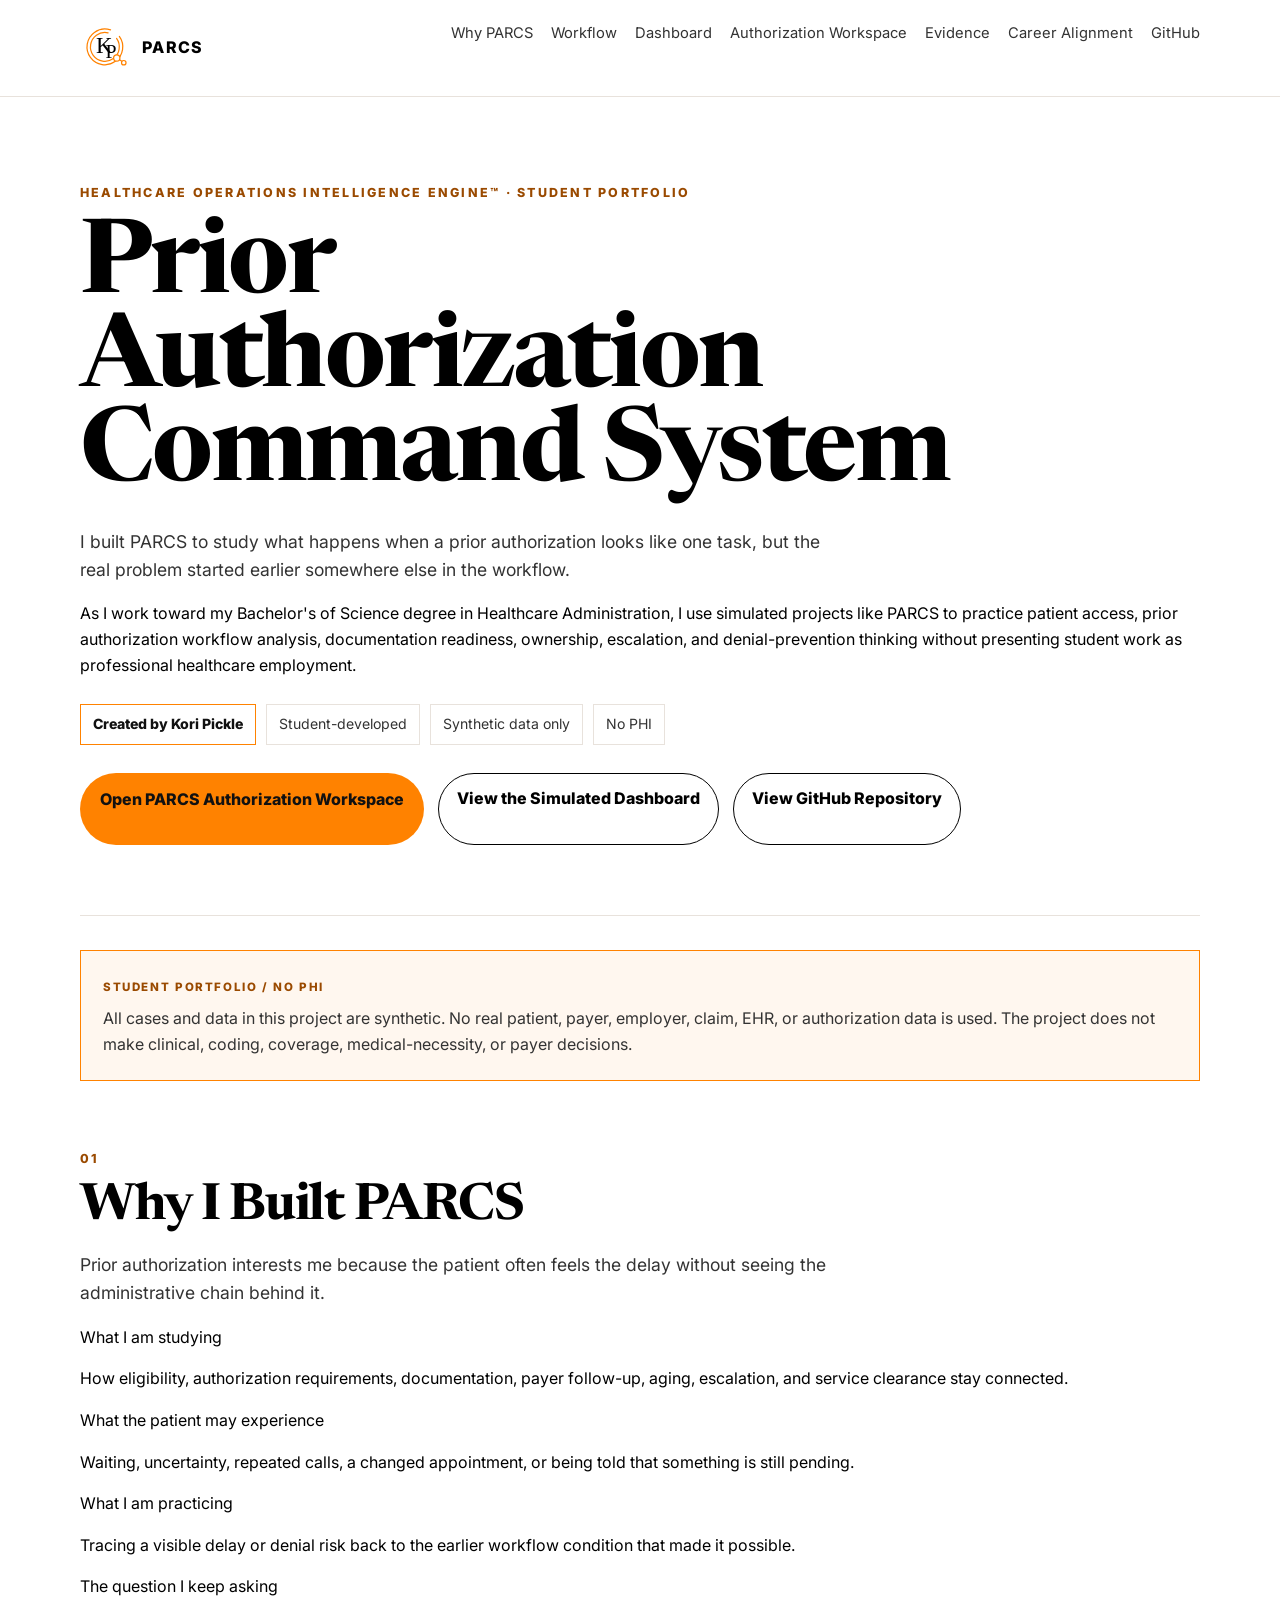
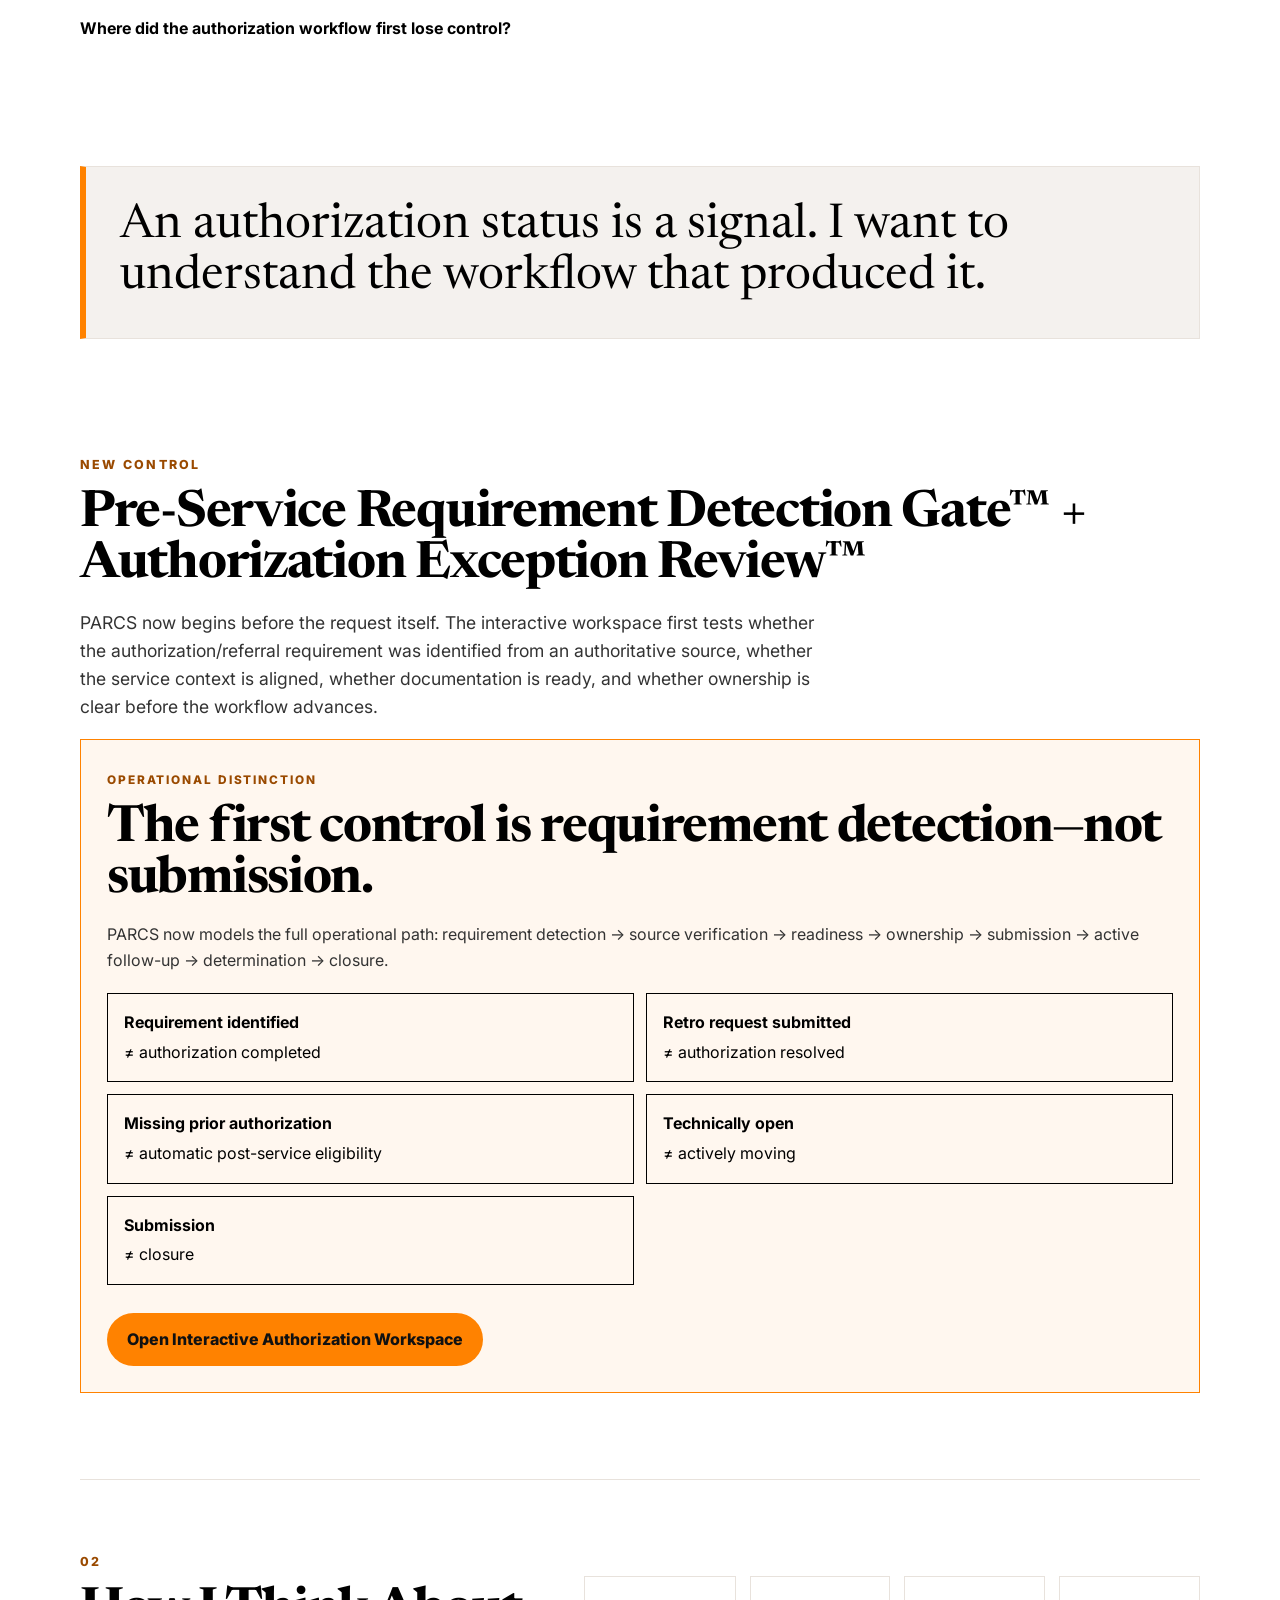
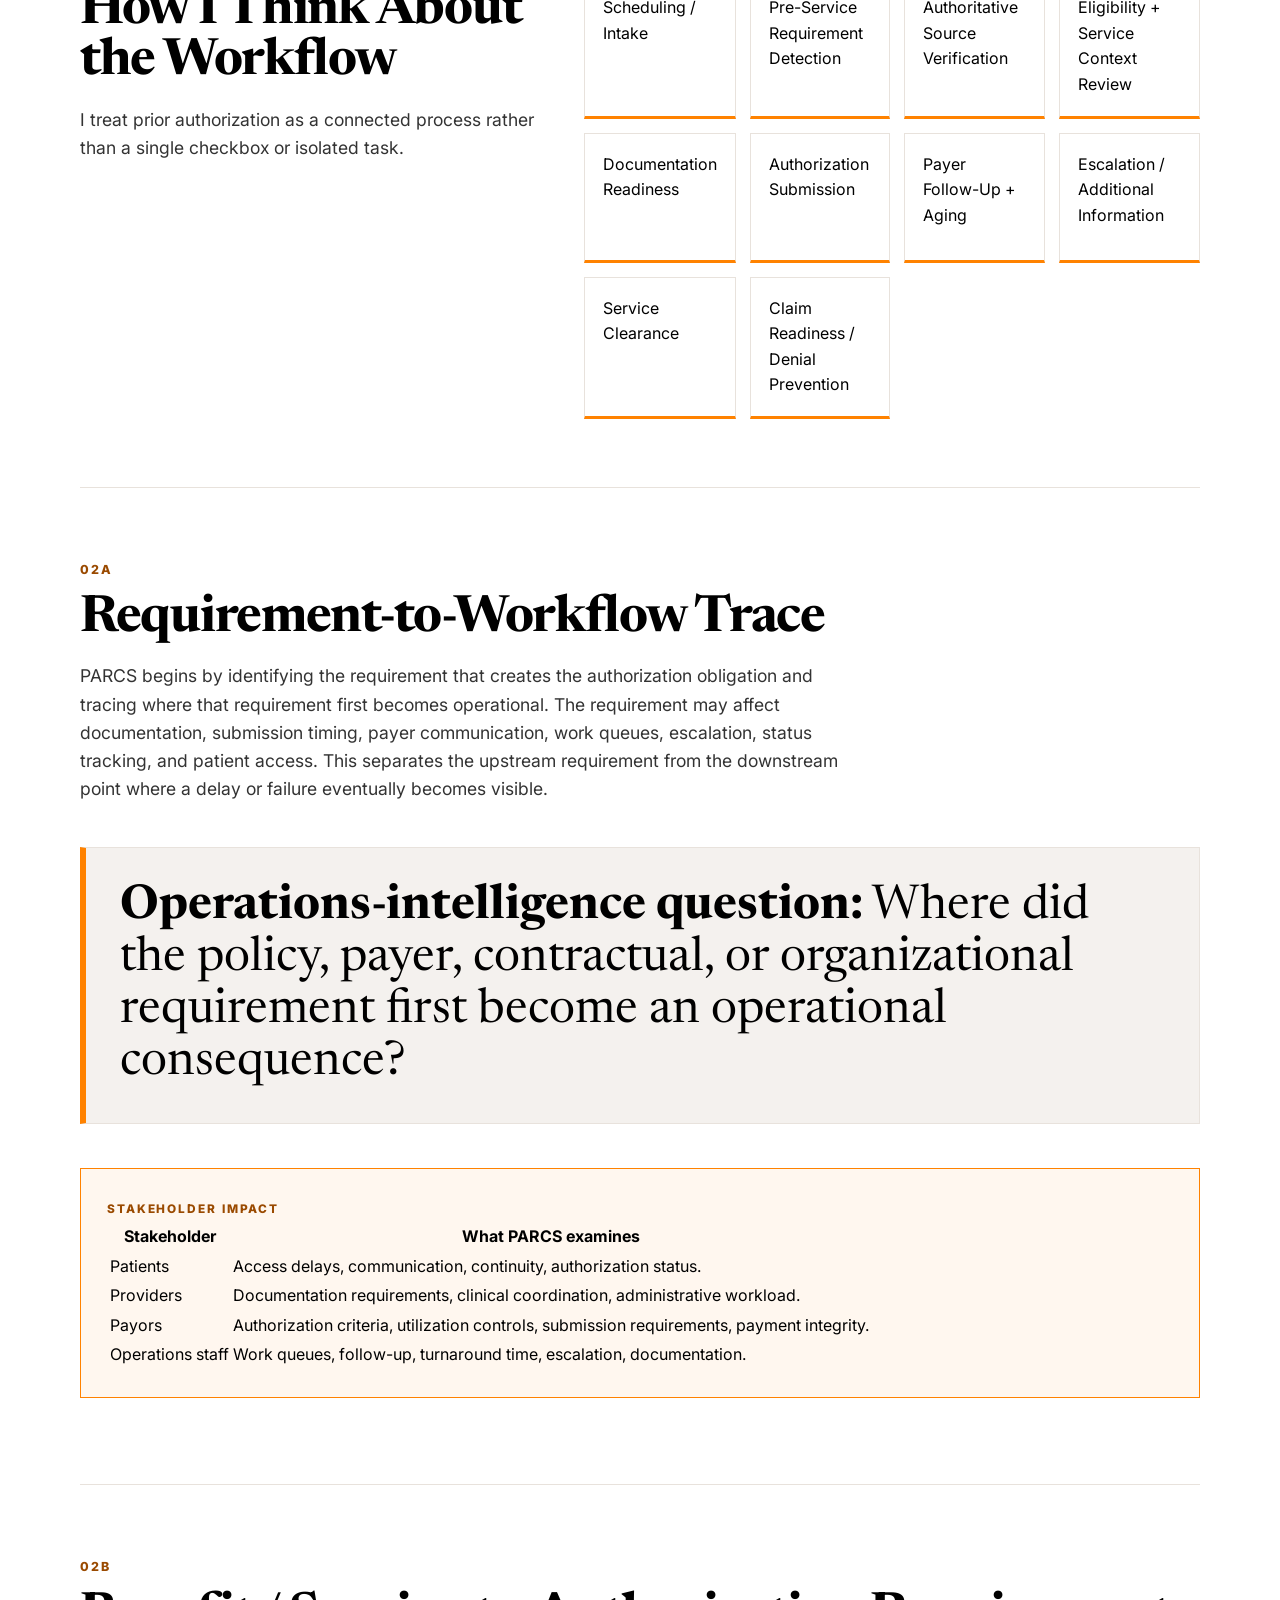
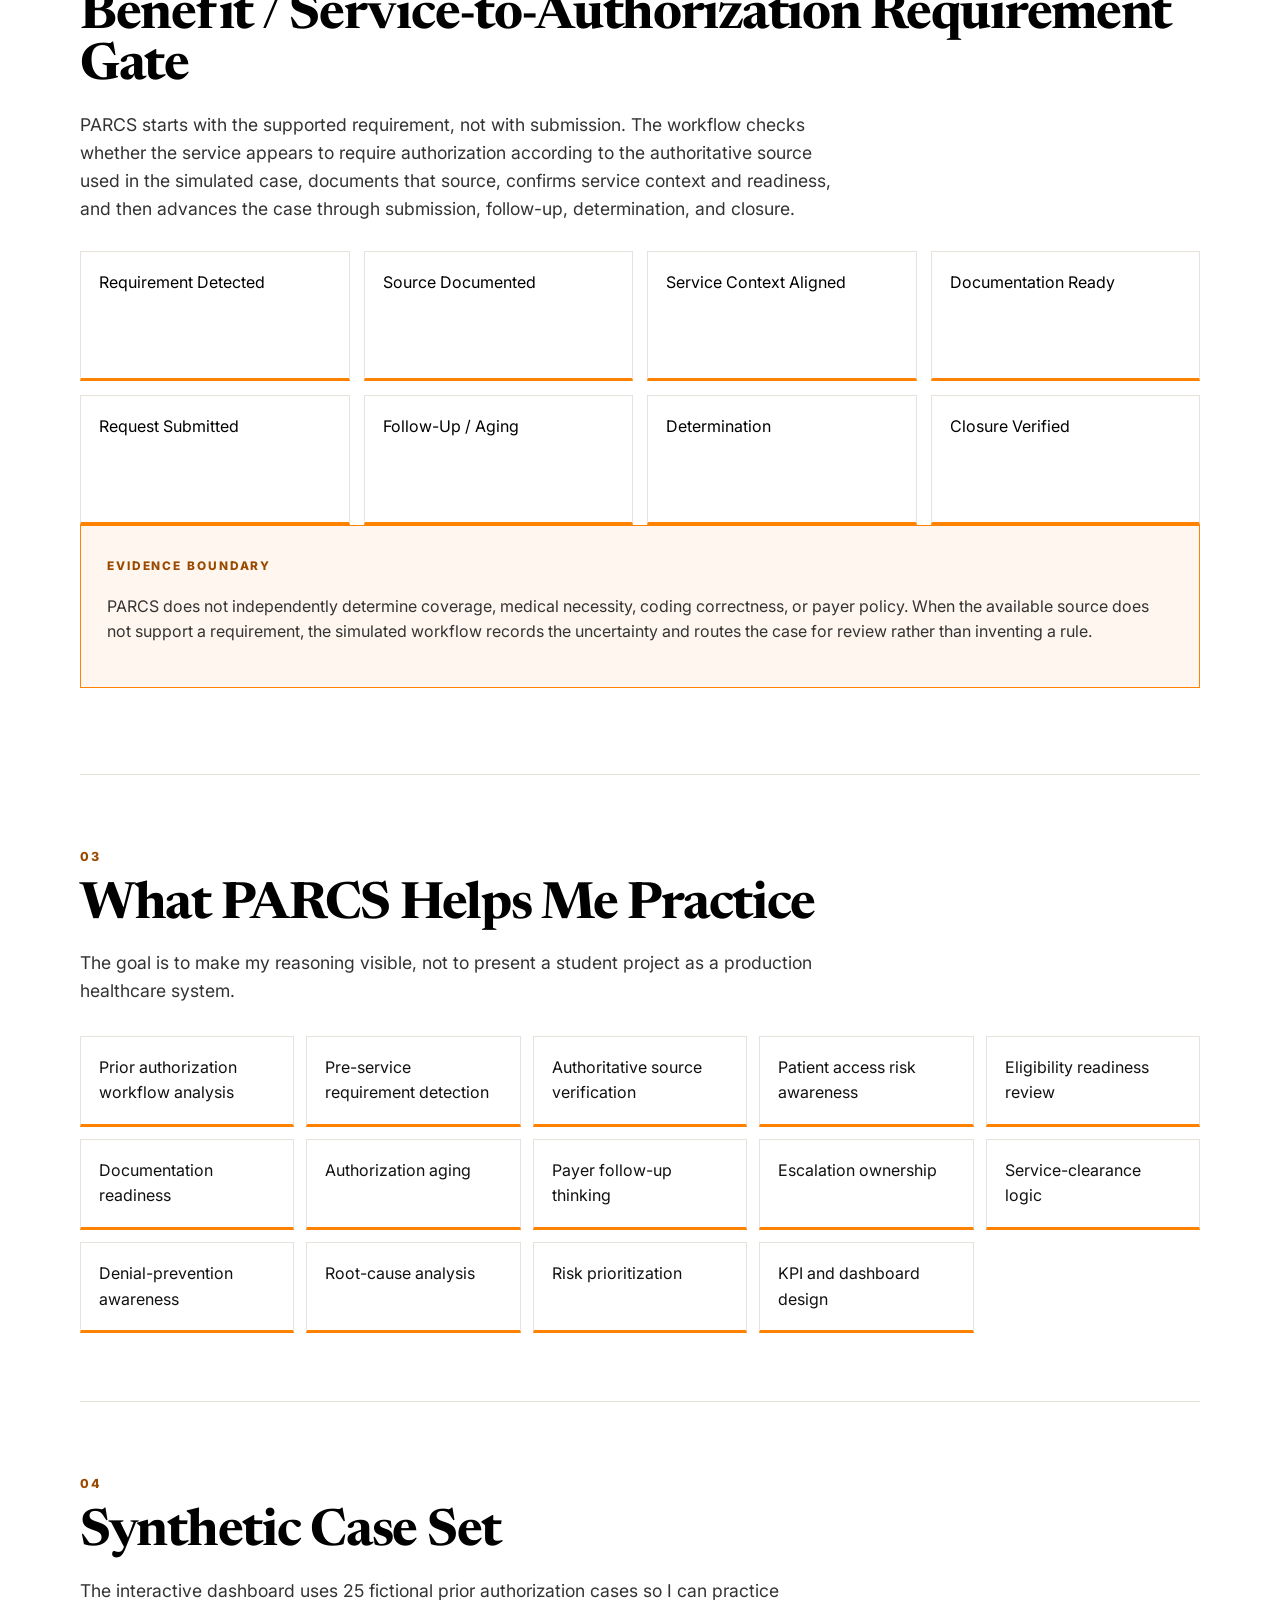
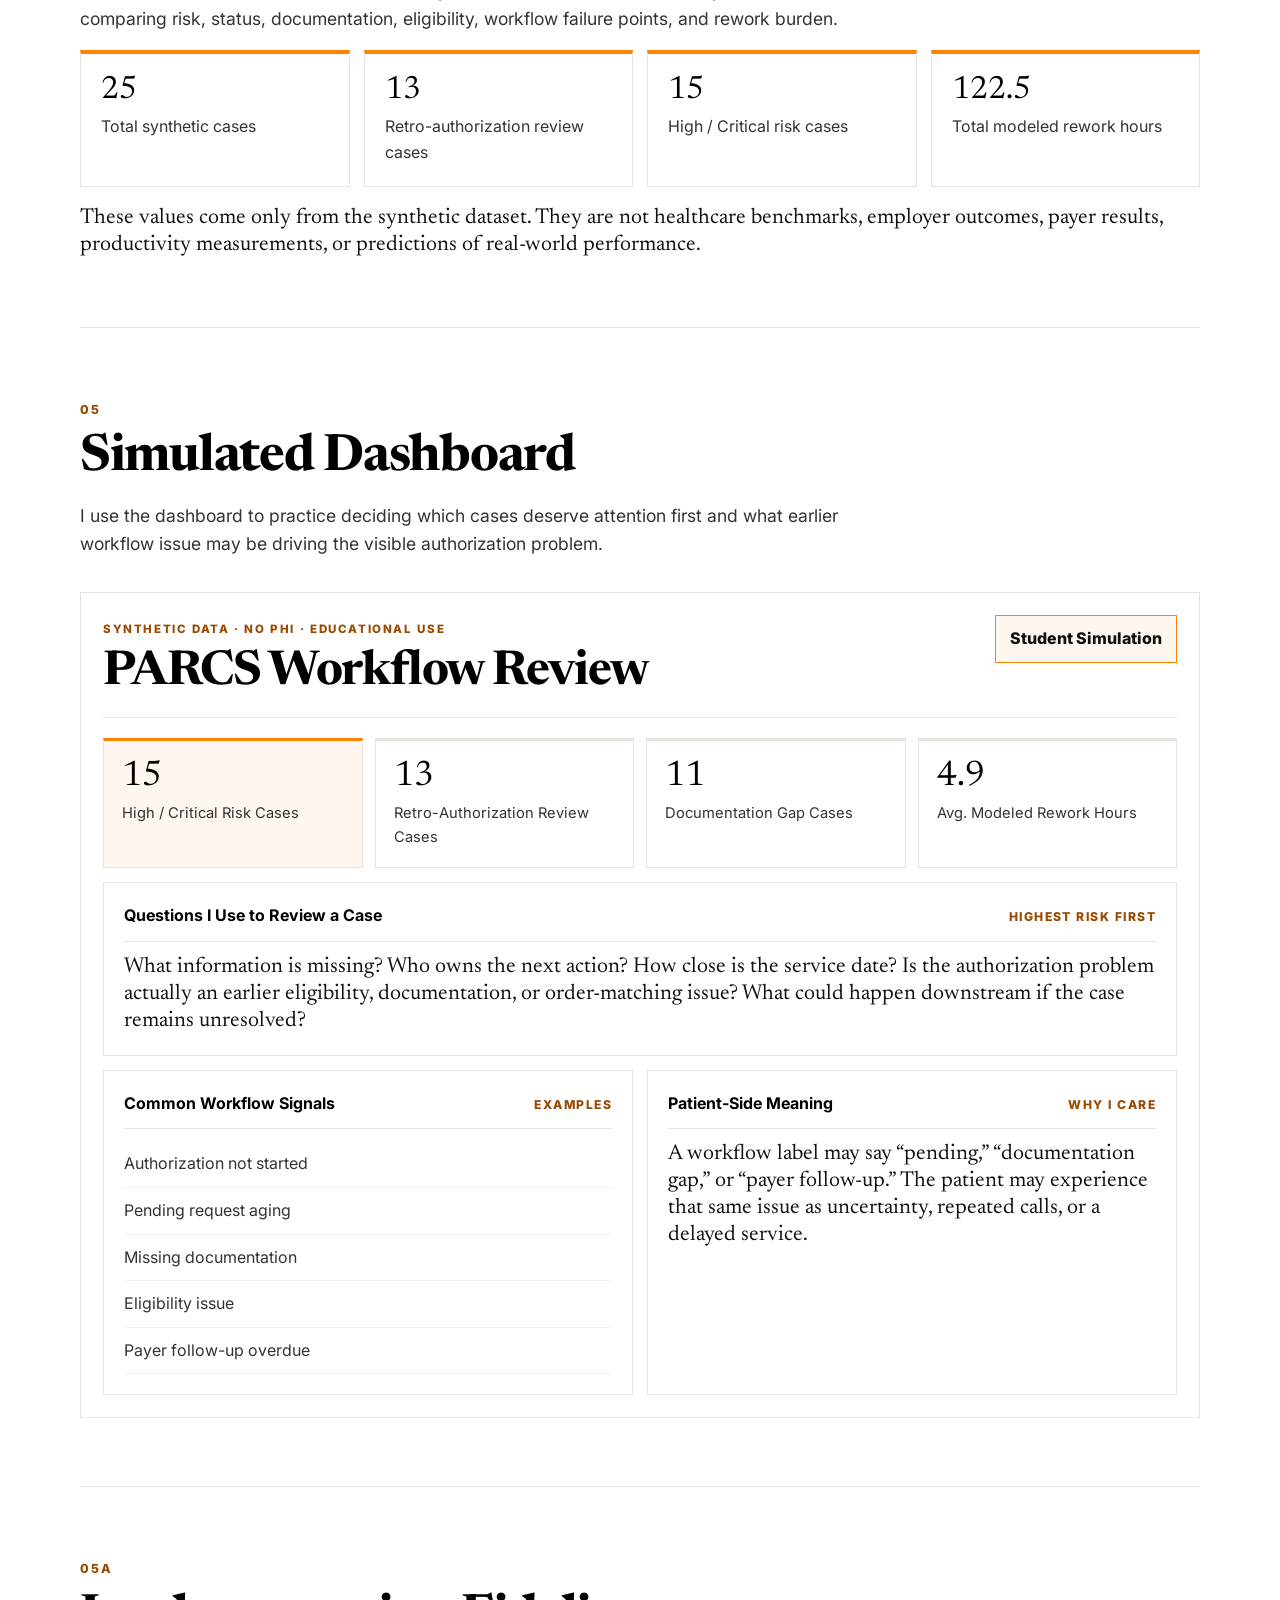
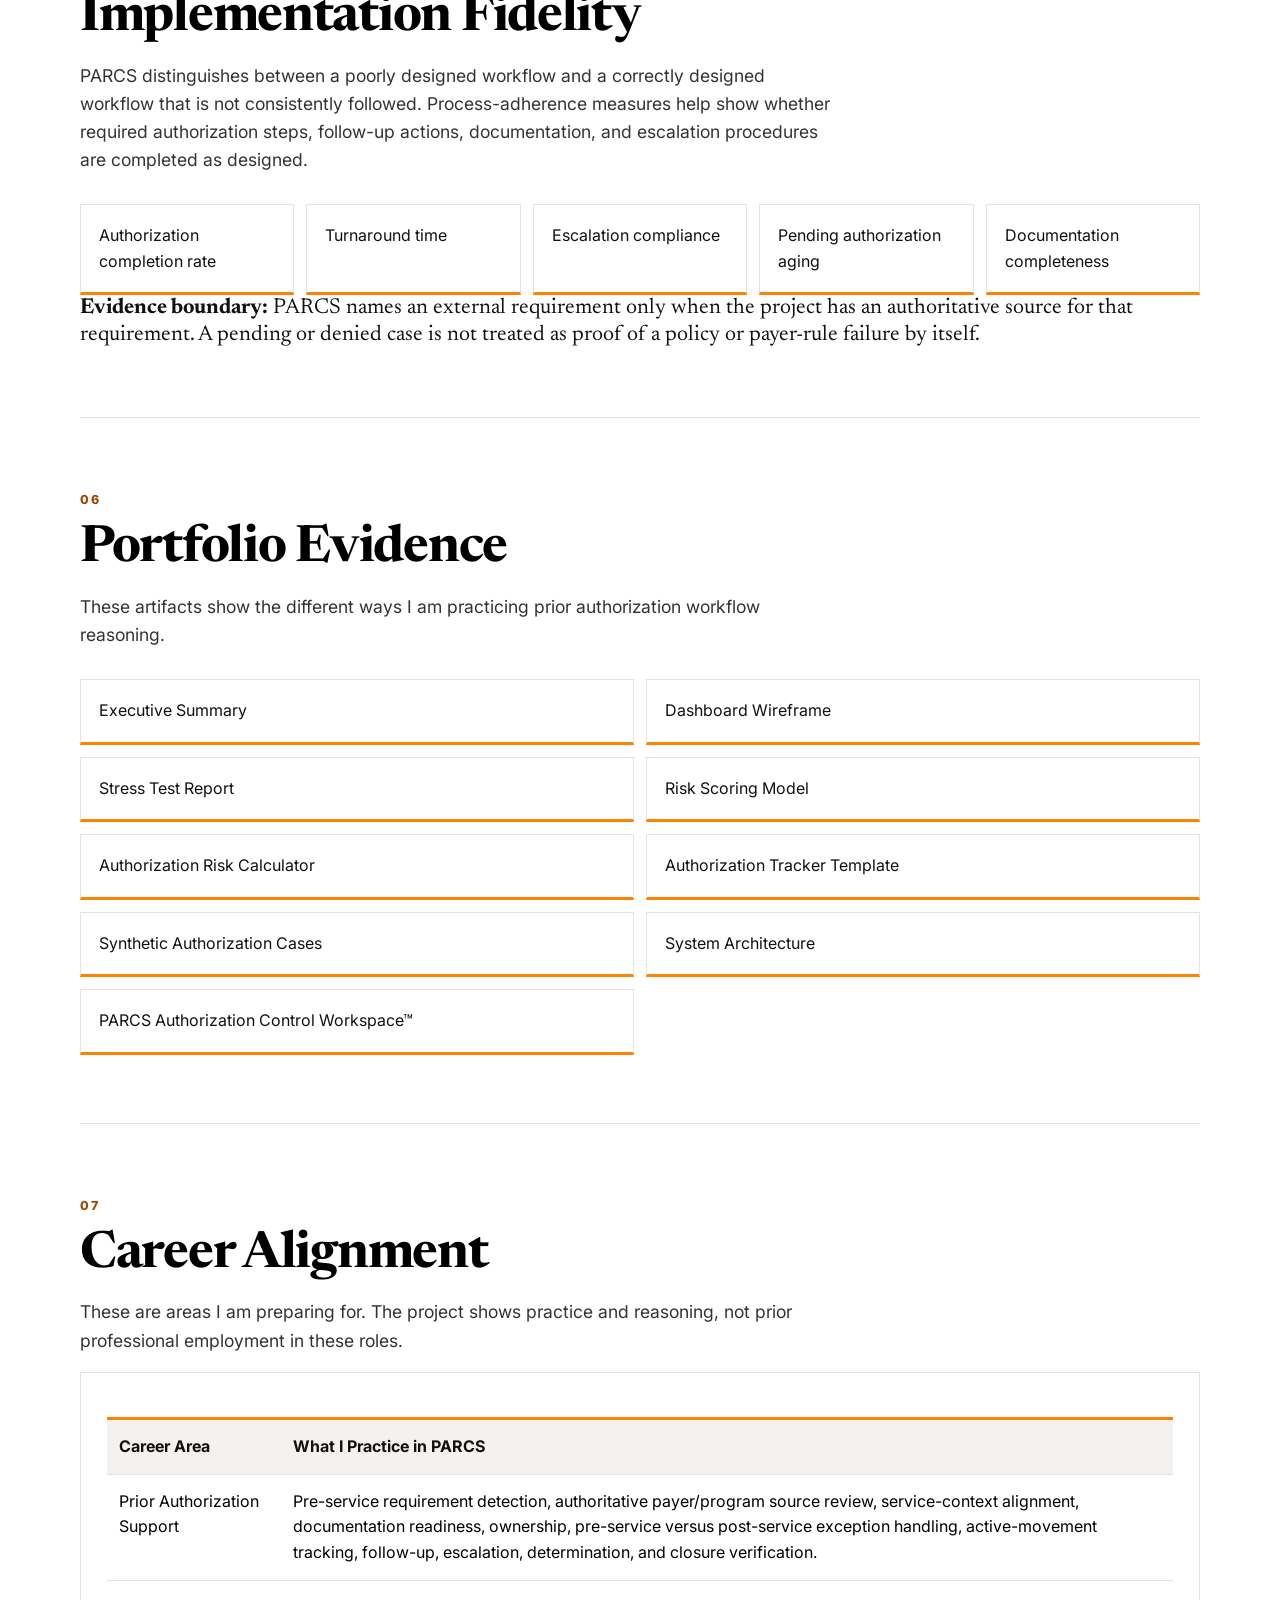
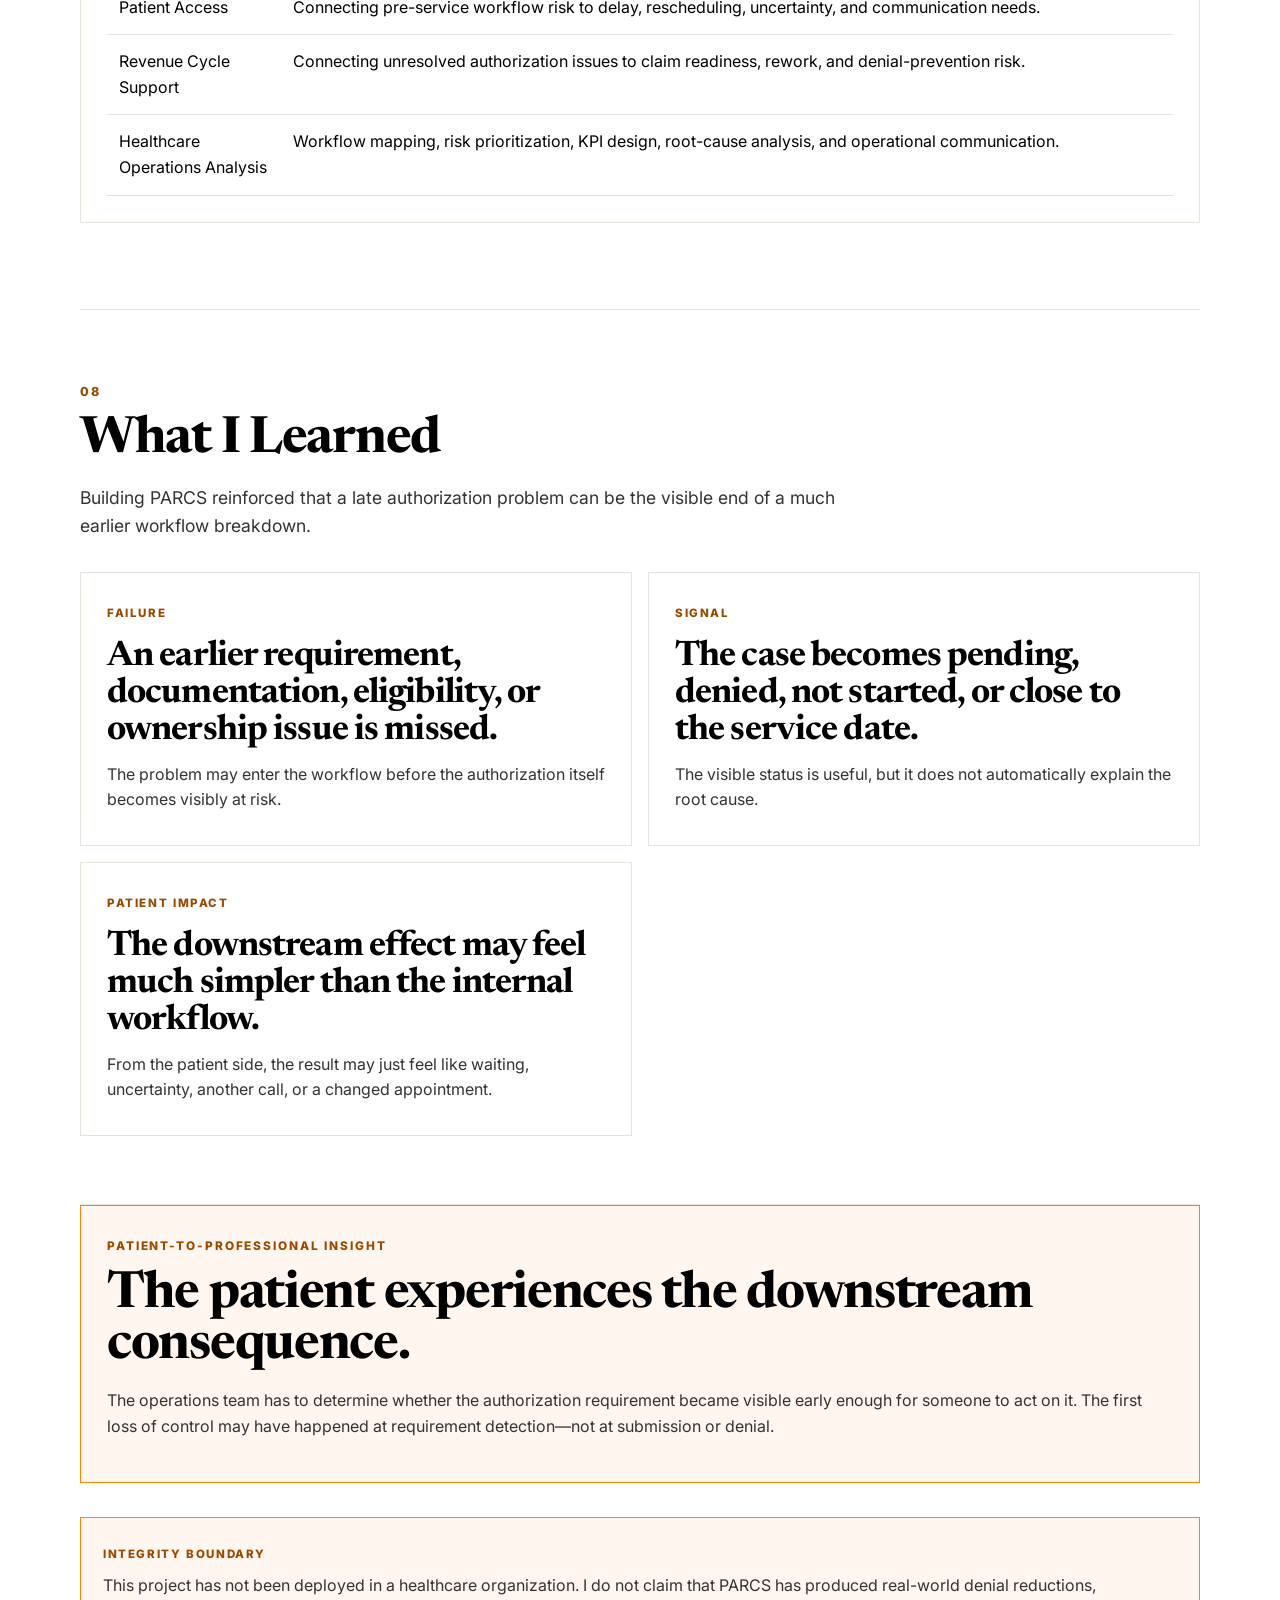
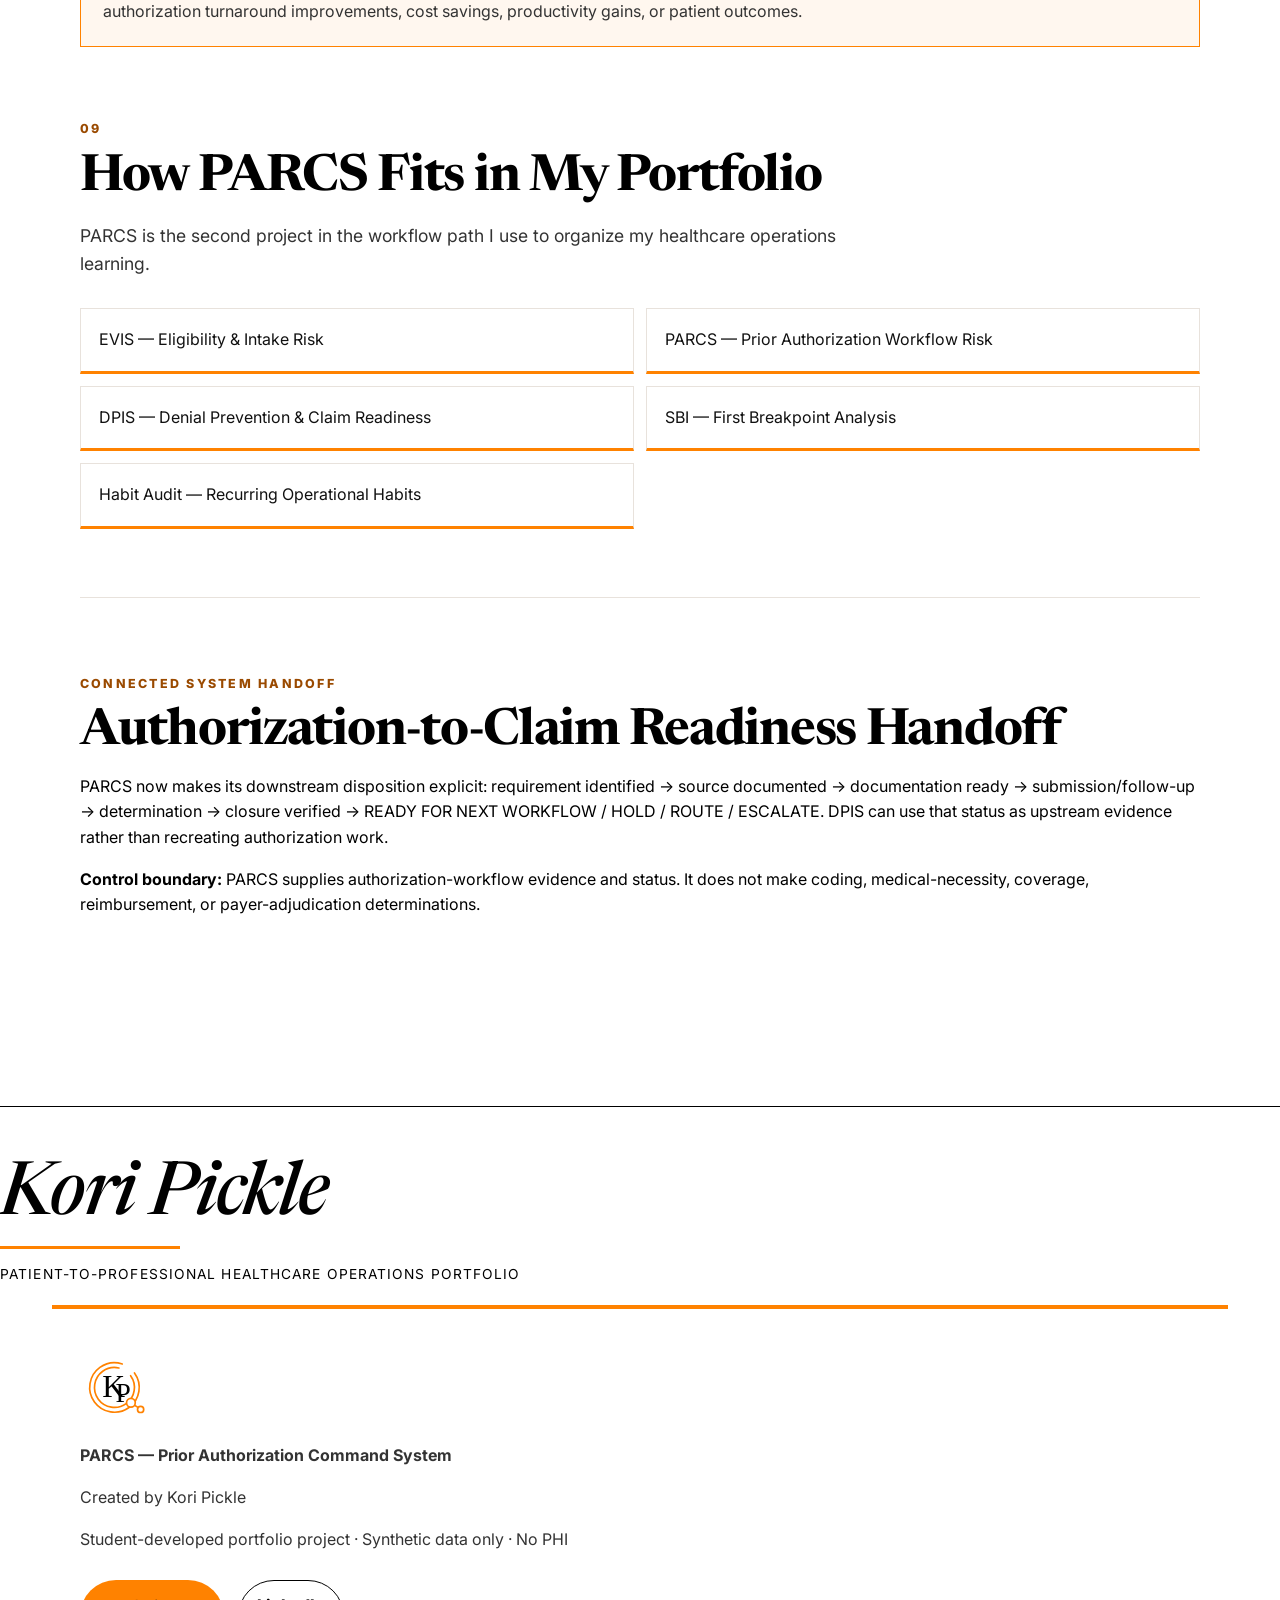
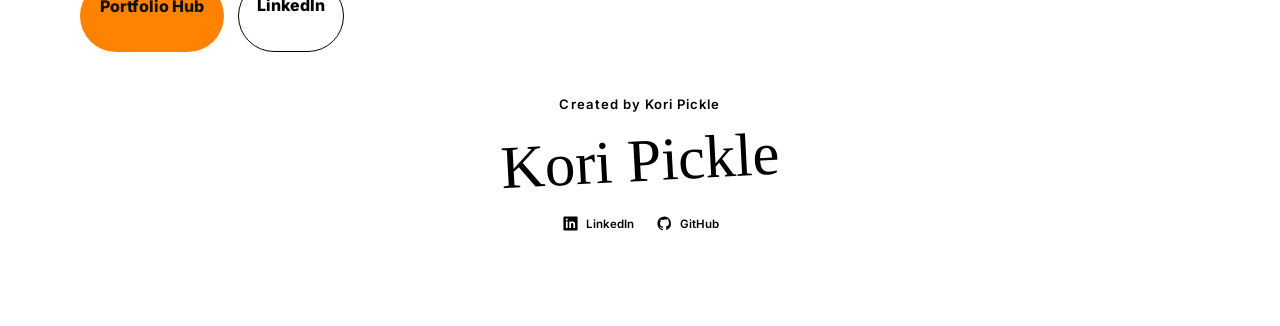
<file: index.html>
<!DOCTYPE html>
<html lang="en">
<head>
  <meta charset="UTF-8" />
  <meta name="viewport" content="width=device-width, initial-scale=1.0" />
  <meta name="description" content="Student-developed, simulated healthcare operations portfolio project by Kori Pickle demonstrating prior authorization workflow tracking, documentation readiness, ownership, aging, escalation, follow-up, and closure using synthetic no-PHI scenarios.">
  <title>PARCS — Prior Authorization Command System™ | Kori Pickle</title>
  <link rel="canonical" href="https://parcs-prior-authorization-command-s.vercel.app/">
  <link rel="stylesheet" href="style.css" />
  <script type="application/ld+json">
  {
    "@context":"https://schema.org",
    "@type":"WebSite",
    "name":"PARCS — Prior Authorization Command System™",
    "url":"https://parcs-prior-authorization-command-s.vercel.app/",
    "description":"Student-developed, simulated healthcare operations portfolio project by Kori Pickle demonstrating prior authorization workflow tracking, documentation readiness, ownership, aging, escalation, follow-up, and closure using synthetic no-PHI scenarios.",
    "creator":{
      "@type":"Person",
      "name":"Kori Pickle",
      "url":"https://www.linkedin.com/in/kori-pickle"
    },
    "about":[
      "Healthcare operations",
      "Patient access",
      "Revenue cycle",
      "Workflow analysis"
    ]
  }
  </script>
</head>
<body>
  <header class="site-header">
    <nav class="nav-shell" aria-label="Primary navigation">
      <div class="brand-mark">PARCS</div>
      <div class="nav-links">
        <a href="#why">Why PARCS</a>
        <a href="#workflow">Workflow</a>
        <a href="#dashboard">Dashboard</a>
        <a href="pre-post-service-authorization-review.html">Authorization Workspace</a>
        <a href="#evidence">Evidence</a>
        <a href="#roles">Career Alignment</a>
        <a href="https://github.com/koripickle1101-TN/parcs-prior-authorization-command-system" target="_blank" rel="noreferrer">GitHub</a>
      </div>
    </nav>
  </header>

  <main>
    <section class="hero-section">
      <div class="eyebrow">Healthcare Operations Intelligence Engine™ · Student Portfolio</div>
      <h1>Prior Authorization Command System</h1>
      <p class="hero-subtitle">I built PARCS to study what happens when a prior authorization looks like one task, but the real problem started earlier somewhere else in the workflow.</p>
      <p class="personal-positioning">As I work toward my Bachelor's of Science degree in Healthcare Administration, I use simulated projects like PARCS to practice patient access, prior authorization workflow analysis, documentation readiness, ownership, escalation, and denial-prevention thinking without presenting student work as professional healthcare employment.</p>
      <div class="creator-strip"><span>Created by Kori Pickle</span><span>Student-developed</span><span>Synthetic data only</span><span>No PHI</span></div>
      <div class="hero-actions">
        <a class="primary-button" href="pre-post-service-authorization-review.html">Open PARCS Authorization Workspace</a>
        <a class="secondary-button" href="#dashboard">View the Simulated Dashboard</a>
        <a class="secondary-button" href="https://github.com/koripickle1101-TN/parcs-prior-authorization-command-system" target="_blank" rel="noreferrer">View GitHub Repository</a>
      </div>
    </section>

    <section class="compliance-notice">
      <span>Student Portfolio / No PHI</span>
      <p>All cases and data in this project are synthetic. No real patient, payer, employer, claim, EHR, or authorization data is used. The project does not make clinical, coding, coverage, medical-necessity, or payer decisions.</p>
    </section>

    <section id="why" class="quick-read-section">
      <div class="section-intro narrow">
        <span class="section-number">01</span>
        <h2>Why I Built PARCS</h2>
        <p>Prior authorization interests me because the patient often feels the delay without seeing the administrative chain behind it.</p>
      </div>
      <div class="quick-read-grid">
        <div><span>What I am studying</span><p>How eligibility, authorization requirements, documentation, payer follow-up, aging, escalation, and service clearance stay connected.</p></div>
        <div><span>What the patient may experience</span><p>Waiting, uncertainty, repeated calls, a changed appointment, or being told that something is still pending.</p></div>
        <div><span>What I am practicing</span><p>Tracing a visible delay or denial risk back to the earlier workflow condition that made it possible.</p></div>
        <div><span>The question I keep asking</span><p><strong>Where did the authorization workflow first lose control?</strong></p></div>
      </div>
    </section>

    <section class="statement-panel"><p>An authorization status is a signal. I want to understand the workflow that produced it.</p></section>

    <section class="review-section">
      <div class="section-intro narrow">
        <span class="section-number">NEW CONTROL</span>
        <h2>Pre-Service Requirement Detection Gate™ + Authorization Exception Review™</h2>
        <p>PARCS now begins before the request itself. The interactive workspace first tests whether the authorization/referral requirement was identified from an authoritative source, whether the service context is aligned, whether documentation is ready, and whether ownership is clear before the workflow advances.</p>
      </div>
      <div class="content-card accent-card">
        <span class="mini-label">Operational distinction</span>
        <h2>The first control is requirement detection—not submission.</h2>
        <p>PARCS now models the full operational path: requirement detection → source verification → readiness → ownership → submission → active follow-up → determination → closure.</p>
        <div class="distinction-grid">
          <div><strong>Requirement identified</strong><span>≠ authorization completed</span></div>
          <div><strong>Retro request submitted</strong><span>≠ authorization resolved</span></div>
          <div><strong>Missing prior authorization</strong><span>≠ automatic post-service eligibility</span></div>
          <div><strong>Technically open</strong><span>≠ actively moving</span></div>
          <div><strong>Submission</strong><span>≠ closure</span></div>
        </div>
        <div class="hero-actions">
          <a class="primary-button" href="pre-post-service-authorization-review.html">Open Interactive Authorization Workspace</a>
        </div>
      </div>
    </section>

    <section id="workflow" class="section-grid">
      <div class="section-intro">
        <span class="section-number">02</span>
        <h2>How I Think About the Workflow</h2>
        <p>I treat prior authorization as a connected process rather than a single checkbox or isolated task.</p>
      </div>
      <div class="architecture-flow">
        <div>Scheduling / Intake</div>
        <div>Pre-Service Requirement Detection</div>
        <div>Authoritative Source Verification</div>
        <div>Eligibility + Service Context Review</div>
        <div>Documentation Readiness</div>
        <div>Authorization Submission</div>
        <div>Payer Follow-Up + Aging</div>
        <div>Escalation / Additional Information</div>
        <div>Service Clearance</div>
        <div>Claim Readiness / Denial Prevention</div>
      </div>
    </section>

    <section class="review-section" id="requirement-trace">
      <div class="section-intro narrow">
        <span class="section-number">02A</span>
        <h2>Requirement-to-Workflow Trace</h2>
        <p>PARCS begins by identifying the requirement that creates the authorization obligation and tracing where that requirement first becomes operational. The requirement may affect documentation, submission timing, payer communication, work queues, escalation, status tracking, and patient access. This separates the upstream requirement from the downstream point where a delay or failure eventually becomes visible.</p>
      </div>
      <div class="statement-panel"><p><strong>Operations-intelligence question:</strong> Where did the policy, payer, contractual, or organizational requirement first become an operational consequence?</p></div>
      <div class="content-card accent-card">
        <span class="mini-label">Stakeholder impact</span>
        <table class="career-table">
          <thead><tr><th>Stakeholder</th><th>What PARCS examines</th></tr></thead>
          <tbody>
            <tr><td>Patients</td><td>Access delays, communication, continuity, authorization status.</td></tr>
            <tr><td>Providers</td><td>Documentation requirements, clinical coordination, administrative workload.</td></tr>
            <tr><td>Payors</td><td>Authorization criteria, utilization controls, submission requirements, payment integrity.</td></tr>
            <tr><td>Operations staff</td><td>Work queues, follow-up, turnaround time, escalation, documentation.</td></tr>
          </tbody>
        </table>
      </div>
    </section>
    <section class="review-section" id="benefit-service-auth-gate">
      <div class="section-intro narrow">
        <span class="section-number">02B</span>
        <h2>Benefit / Service-to-Authorization Requirement Gate</h2>
        <p>PARCS starts with the supported requirement, not with submission. The workflow checks whether the service appears to require authorization according to the authoritative source used in the simulated case, documents that source, confirms service context and readiness, and then advances the case through submission, follow-up, determination, and closure.</p>
      </div>
      <div class="architecture-flow">
        <div>Requirement Detected</div>
        <div>Source Documented</div>
        <div>Service Context Aligned</div>
        <div>Documentation Ready</div>
        <div>Request Submitted</div>
        <div>Follow-Up / Aging</div>
        <div>Determination</div>
        <div>Closure Verified</div>
      </div>
      <div class="content-card accent-card">
        <span class="mini-label">Evidence boundary</span>
        <p>PARCS does not independently determine coverage, medical necessity, coding correctness, or payer policy. When the available source does not support a requirement, the simulated workflow records the uncertainty and routes the case for review rather than inventing a rule.</p>
      </div>
    </section>

    <section id="proof" class="proof-section">
      <div class="section-intro narrow">
        <span class="section-number">03</span>
        <h2>What PARCS Helps Me Practice</h2>
        <p>The goal is to make my reasoning visible, not to present a student project as a production healthcare system.</p>
      </div>
      <div class="proof-grid">
        <div>Prior authorization workflow analysis</div>
        <div>Pre-service requirement detection</div>
        <div>Authoritative source verification</div>
        <div>Patient access risk awareness</div>
        <div>Eligibility readiness review</div>
        <div>Documentation readiness</div>
        <div>Authorization aging</div>
        <div>Payer follow-up thinking</div>
        <div>Escalation ownership</div>
        <div>Service-clearance logic</div>
        <div>Denial-prevention awareness</div>
        <div>Root-cause analysis</div>
        <div>Risk prioritization</div>
        <div>KPI and dashboard design</div>
      </div>
    </section>

    <section class="before-after-section">
      <div class="section-intro narrow">
        <span class="section-number">04</span>
        <h2>Synthetic Case Set</h2>
        <p>The interactive dashboard uses 25 fictional prior authorization cases so I can practice comparing risk, status, documentation, eligibility, workflow failure points, and rework burden.</p>
      </div>
      <div class="score-comparison">
        <div><span>25</span><p>Total synthetic cases</p></div>
        <div><span>13</span><p>Retro-authorization review cases</p></div>
        <div><span>15</span><p>High / Critical risk cases</p></div>
        <div><span>122.5</span><p>Total modeled rework hours</p></div>
      </div>
      <p class="executive-read">These values come only from the synthetic dataset. They are not healthcare benchmarks, employer outcomes, payer results, productivity measurements, or predictions of real-world performance.</p>
    </section>

    <section id="dashboard" class="dashboard-section">
      <div class="section-intro narrow">
        <span class="section-number">05</span>
        <h2>Simulated Dashboard</h2>
        <p>I use the dashboard to practice deciding which cases deserve attention first and what earlier workflow issue may be driving the visible authorization problem.</p>
      </div>
      <div class="dashboard-shell">
        <div class="dashboard-topbar">
          <div><span class="dashboard-label">Synthetic Data · No PHI · Educational Use</span><h3>PARCS Workflow Review</h3></div>
          <div class="dashboard-status">Student Simulation</div>
        </div>
        <div class="dashboard-kpis">
          <div class="dash-kpi critical"><span>15</span><p>High / Critical Risk Cases</p></div>
          <div class="dash-kpi"><span>13</span><p>Retro-Authorization Review Cases</p></div>
          <div class="dash-kpi"><span>11</span><p>Documentation Gap Cases</p></div>
          <div class="dash-kpi"><span>4.9</span><p>Avg. Modeled Rework Hours</p></div>
        </div>
        <div class="dashboard-panels">
          <div class="dashboard-panel wide-panel"><div class="panel-header"><h4>Questions I Use to Review a Case</h4><span>Highest risk first</span></div><p class="executive-read">What information is missing? Who owns the next action? How close is the service date? Is the authorization problem actually an earlier eligibility, documentation, or order-matching issue? What could happen downstream if the case remains unresolved?</p></div>
          <div class="dashboard-panel"><div class="panel-header"><h4>Common Workflow Signals</h4><span>Examples</span></div><ul class="signal-list"><li>Authorization not started</li><li>Pending request aging</li><li>Missing documentation</li><li>Eligibility issue</li><li>Payer follow-up overdue</li></ul></div>
          <div class="dashboard-panel"><div class="panel-header"><h4>Patient-Side Meaning</h4><span>Why I care</span></div><p class="executive-read">A workflow label may say “pending,” “documentation gap,” or “payer follow-up.” The patient may experience that same issue as uncertainty, repeated calls, or a delayed service.</p></div>
        </div>
      </div>
    </section>

    <section class="review-section" id="implementation-fidelity">
      <div class="section-intro narrow">
        <span class="section-number">05A</span>
        <h2>Implementation Fidelity</h2>
        <p>PARCS distinguishes between a poorly designed workflow and a correctly designed workflow that is not consistently followed. Process-adherence measures help show whether required authorization steps, follow-up actions, documentation, and escalation procedures are completed as designed.</p>
      </div>
      <div class="proof-grid">
        <div>Authorization completion rate</div>
        <div>Turnaround time</div>
        <div>Escalation compliance</div>
        <div>Pending authorization aging</div>
        <div>Documentation completeness</div>
      </div>
      <p class="executive-read"><strong>Evidence boundary:</strong> PARCS names an external requirement only when the project has an authoritative source for that requirement. A pending or denied case is not treated as proof of a policy or payer-rule failure by itself.</p>
    </section>
    <section id="evidence" class="review-section">
      <div class="section-intro narrow">
        <span class="section-number">06</span>
        <h2>Portfolio Evidence</h2>
        <p>These artifacts show the different ways I am practicing prior authorization workflow reasoning.</p>
      </div>
      <div class="review-steps">
        <a href="executive-summary.html">Executive Summary</a>
        <a href="dashboard-wireframe.html">Dashboard Wireframe</a>
        <a href="stress-test-report.html">Stress Test Report</a>
        <a href="risk-scoring-model.html">Risk Scoring Model</a>
        <a href="authorization-risk-calculator.html">Authorization Risk Calculator</a>
        <a href="authorization-tracker-template.html">Authorization Tracker Template</a>
        <a href="sample-authorization-cases.html">Synthetic Authorization Cases</a>
        <a href="system-architecture.html">System Architecture</a>
        <a href="pre-post-service-authorization-review.html">PARCS Authorization Control Workspace™</a>
      </div>
    </section>

    <section id="roles" class="role-section">
      <div class="section-intro narrow">
        <span class="section-number">07</span>
        <h2>Career Alignment</h2>
        <p>These are areas I am preparing for. The project shows practice and reasoning, not prior professional employment in these roles.</p>
      </div>
      <div class="content-card">
        <table class="branded-table">
          <tr><th>Career Area</th><th>What I Practice in PARCS</th></tr>
          <tr><td>Prior Authorization Support</td><td>Pre-service requirement detection, authoritative payer/program source review, service-context alignment, documentation readiness, ownership, pre-service versus post-service exception handling, active-movement tracking, follow-up, escalation, determination, and closure verification.</td></tr>
          <tr><td>Patient Access</td><td>Connecting pre-service workflow risk to delay, rescheduling, uncertainty, and communication needs.</td></tr>
          <tr><td>Revenue Cycle Support</td><td>Connecting unresolved authorization issues to claim readiness, rework, and denial-prevention risk.</td></tr>
          <tr><td>Healthcare Operations Analysis</td><td>Workflow mapping, risk prioritization, KPI design, root-cause analysis, and operational communication.</td></tr>
        </table>
      </div>
    </section>

    <section class="case-study-section">
      <div class="section-intro narrow">
        <span class="section-number">08</span>
        <h2>What I Learned</h2>
        <p>Building PARCS reinforced that a late authorization problem can be the visible end of a much earlier workflow breakdown.</p>
      </div>
      <div class="case-study-grid">
        <article class="case-card"><span>Failure</span><h3>An earlier requirement, documentation, eligibility, or ownership issue is missed.</h3><p>The problem may enter the workflow before the authorization itself becomes visibly at risk.</p></article>
        <article class="case-card"><span>Signal</span><h3>The case becomes pending, denied, not started, or close to the service date.</h3><p>The visible status is useful, but it does not automatically explain the root cause.</p></article>
        <article class="case-card highlight-card"><span>Patient impact</span><h3>The downstream effect may feel much simpler than the internal workflow.</h3><p>From the patient side, the result may just feel like waiting, uncertainty, another call, or a changed appointment.</p></article>
      </div>
    </section>

    <section class="content-card accent-card">
      <span class="mini-label">Patient-to-professional insight</span>
      <h2>The patient experiences the downstream consequence.</h2>
      <p>The operations team has to determine whether the authorization requirement became visible early enough for someone to act on it. The first loss of control may have happened at requirement detection—not at submission or denial.</p>
    </section>

    <section class="compliance-notice">
      <span>Integrity Boundary</span>
      <p>This project has not been deployed in a healthcare organization. I do not claim that PARCS has produced real-world denial reductions, authorization turnaround improvements, cost savings, productivity gains, or patient outcomes.</p>
    </section>

    <section class="review-section">
      <div class="section-intro narrow">
        <span class="section-number">09</span>
        <h2>How PARCS Fits in My Portfolio</h2>
        <p>PARCS is the second project in the workflow path I use to organize my healthcare operations learning.</p>
      </div>
      <div class="review-steps">
        <a href="https://github.com/koripickle1101-TN/eligibility-verification-intelligence-system" target="_blank" rel="noreferrer">EVIS — Eligibility & Intake Risk</a>
        <a href="#">PARCS — Prior Authorization Workflow Risk</a>
        <a href="https://github.com/koripickle1101-TN/denial-prevention-intelligence-system" target="_blank" rel="noreferrer">DPIS — Denial Prevention & Claim Readiness</a>
        <a href="https://github.com/koripickle1101-TN/silent-breakpoint-intelligence-system" target="_blank" rel="noreferrer">SBI — First Breakpoint Analysis</a>
        <a href="https://github.com/koripickle1101-TN/healthcare-operations-habit-audit" target="_blank" rel="noreferrer">Habit Audit — Recurring Operational Habits</a>
      </div>
    </section>
    <section class="shell-card">
    <p class="eyebrow">Connected System Handoff</p>
    <h2>Authorization-to-Claim Readiness Handoff</h2>
    <p>PARCS now makes its downstream disposition explicit: requirement identified → source documented → documentation ready → submission/follow-up → determination → closure verified → READY FOR NEXT WORKFLOW / HOLD / ROUTE / ESCALATE. DPIS can use that status as upstream evidence rather than recreating authorization work.</p>
    <div class="insight-banner"><strong>Control boundary:</strong> PARCS supplies authorization-workflow evidence and status. It does not make coding, medical-necessity, coverage, reimbursement, or payer-adjudication determinations.</div>
  </section>

</main>

  <section class="signature-lockup" aria-label="Kori Pickle signature">
    <div class="signature-name">Kori Pickle</div>
    <div class="signature-rule"></div>
    <div class="signature-note">Patient-to-professional healthcare operations portfolio</div>
  </section>
  <footer class="site-footer upgraded-footer">
    <p><strong>PARCS — Prior Authorization Command System</strong></p>
    <p>Created by Kori Pickle</p>
    <p>Student-developed portfolio project · Synthetic data only · No PHI</p>
    <div class="hero-actions">
      <a class="primary-button" href="https://healthcare-operations-portfolio-hub.vercel.app/" target="_blank" rel="noreferrer">Portfolio Hub</a>
      <a class="secondary-button" href="https://www.linkedin.com/in/kori-pickle" target="_blank" rel="noreferrer">LinkedIn</a>
    </div>
  <div class="kp-signed-footer" aria-label="Creator signature and professional links"><div class="kp-credit">Created by Kori Pickle</div><span class="kp-script">Kori Pickle</span><div class="kp-social"><a href="https://www.linkedin.com/in/kori-pickle" target="_blank" rel="noopener noreferrer" aria-label="LinkedIn profile"><svg viewBox="0 0 24 24" aria-hidden="true"><path d="M20.4 2H3.6C2.7 2 2 2.7 2 3.6v16.8c0 .9.7 1.6 1.6 1.6h16.8c.9 0 1.6-.7 1.6-1.6V3.6c0-.9-.7-1.6-1.6-1.6ZM8 18.5H5.5V9H8Zm-1.25-10.7a1.45 1.45 0 1 1 0-2.9 1.45 1.45 0 0 1 0 2.9ZM18.5 18.5H16v-4.7c0-1.1 0-2.45-1.5-2.45s-1.8 1.2-1.8 2.4v4.75h-2.5V9h2.4v1.3h.05A2.64 2.64 0 0 1 15.05 9c2.5 0 3.45 1.6 3.45 3.8Z"/></svg>LinkedIn</a><a href="https://github.com/koripickle1101-TN" target="_blank" rel="noopener noreferrer" aria-label="GitHub profile"><svg viewBox="0 0 24 24" aria-hidden="true"><path d="M12 2a10 10 0 0 0-3.16 19.49c.5.09.68-.22.68-.48v-1.7c-2.77.6-3.35-1.18-3.35-1.18-.45-1.14-1.1-1.44-1.1-1.44-.9-.62.07-.61.07-.61 1 .07 1.53 1.03 1.53 1.03.89 1.52 2.34 1.08 2.91.82.09-.64.35-1.08.64-1.33-2.21-.25-4.54-1.11-4.54-4.94 0-1.09.39-1.99 1.03-2.69-.1-.25-.45-1.27.1-2.65 0 0 .84-.27 2.75 1.03A9.58 9.58 0 0 1 12 6.47c.85 0 1.7.12 2.5.34 1.9-1.3 2.74-1.03 2.74-1.03.55 1.38.2 2.4.1 2.65.64.7 1.03 1.6 1.03 2.69 0 3.84-2.34 4.68-4.57 4.93.36.31.68.91.68 1.84v2.72c0 .27.18.58.69.48A10 10 0 0 0 12 2Z"/></svg>GitHub</a></div></div>
</footer>
</body>
</html>
</file>
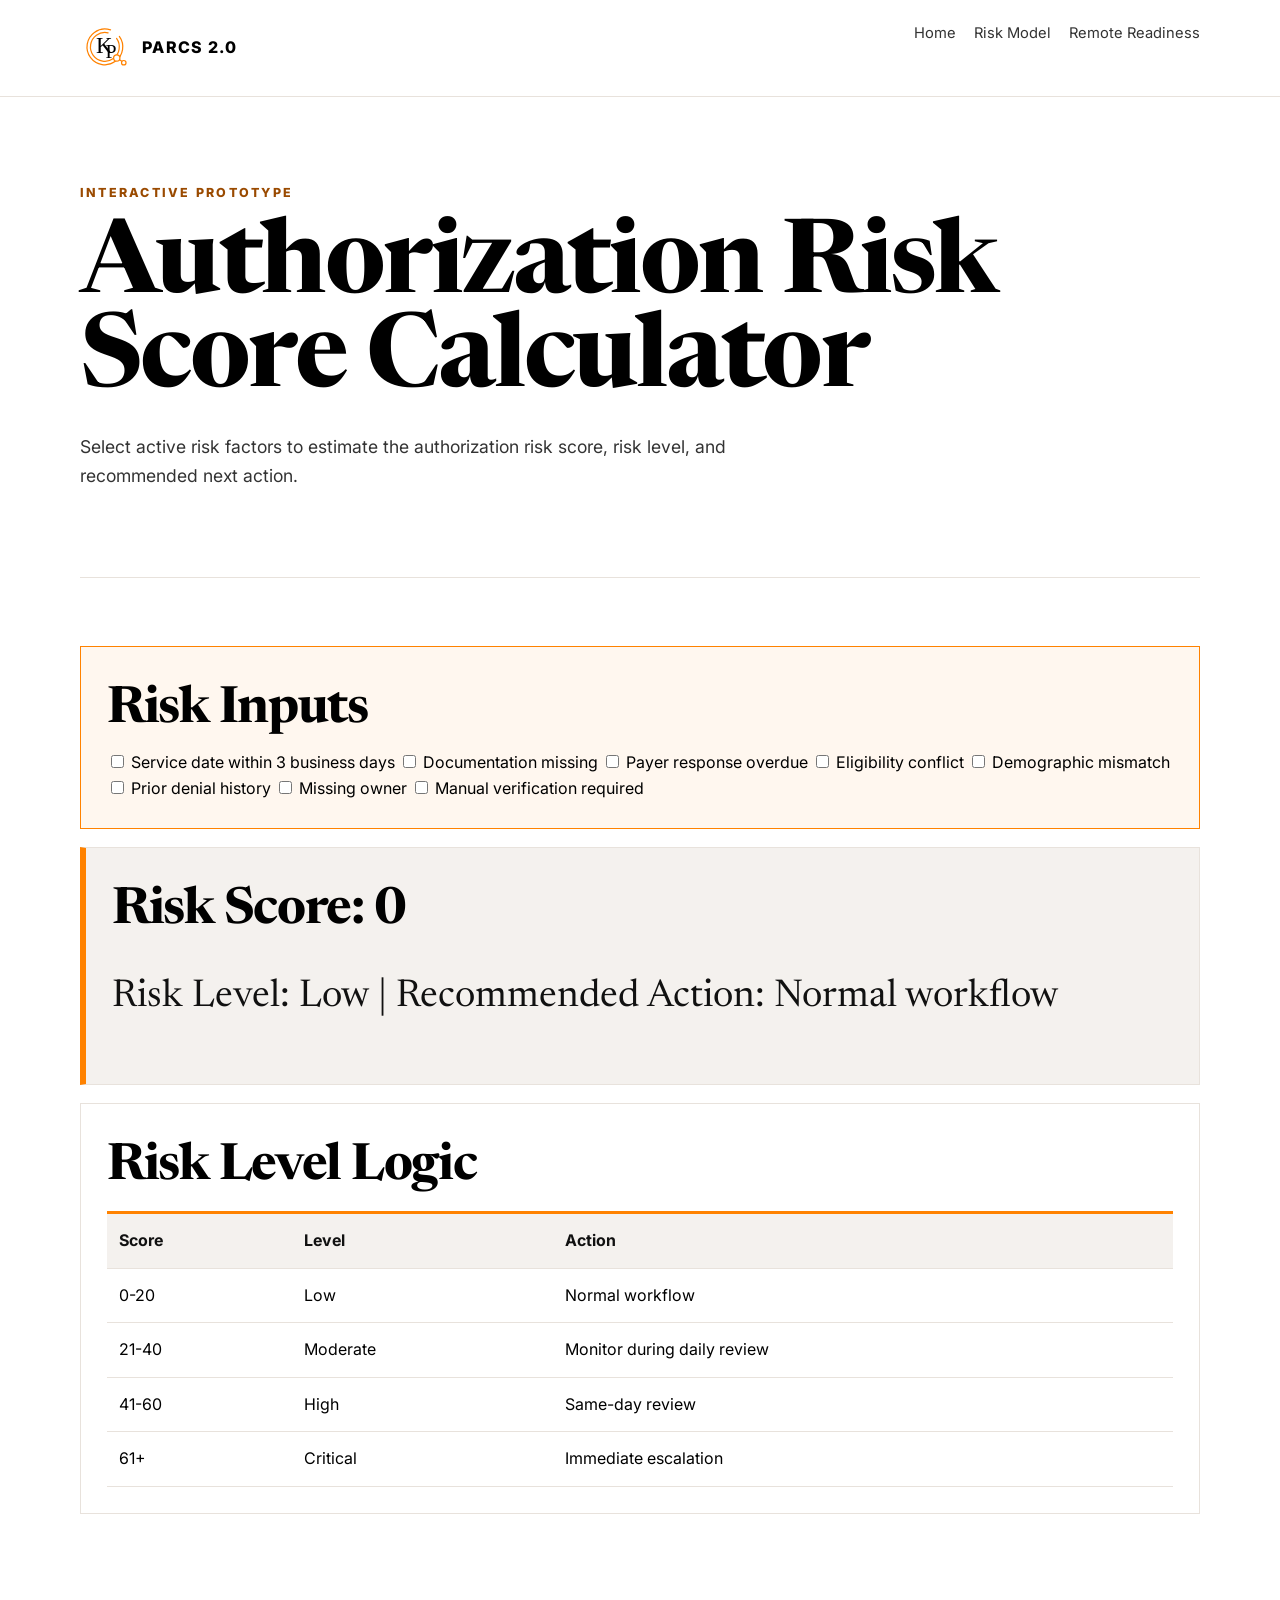
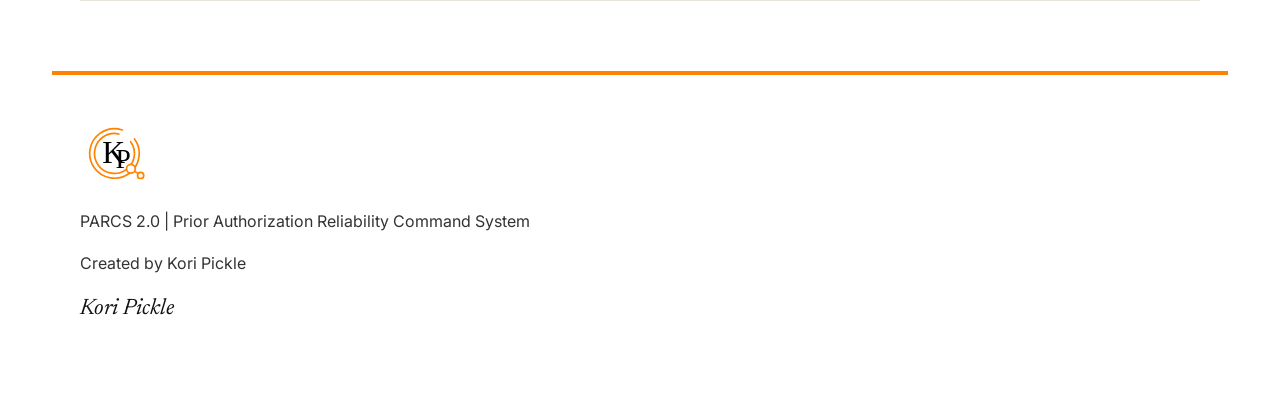
<file: authorization-risk-calculator.html>
<!DOCTYPE html>
<html lang="en">
<head>
  <meta charset="UTF-8" />
  <meta name="viewport" content="width=device-width, initial-scale=1.0" />
  <title>Authorization Risk Calculator | PARCS 2.0</title>
  <link rel="stylesheet" href="style.css" />
</head>
<body>
<header class="site-header"><nav class="nav-shell"><div class="brand-mark">PARCS 2.0</div><div class="nav-links"><a href="index.html">Home</a><a href="risk-scoring-model.html">Risk Model</a><a href="remote-work-readiness.html">Remote Readiness</a></div></nav></header>
<main>
<section class="page-hero"><div class="eyebrow">Interactive Prototype</div><h1>Authorization Risk Score Calculator</h1><p class="hero-subtitle">Select active risk factors to estimate the authorization risk score, risk level, and recommended next action.</p></section>
<section class="content-section">
<div class="content-card accent-card"><h2>Risk Inputs</h2><div class="calculator-grid">
<label><input type="checkbox" value="25"> Service date within 3 business days</label>
<label><input type="checkbox" value="20"> Documentation missing</label>
<label><input type="checkbox" value="20"> Payer response overdue</label>
<label><input type="checkbox" value="15"> Eligibility conflict</label>
<label><input type="checkbox" value="15"> Demographic mismatch</label>
<label><input type="checkbox" value="15"> Prior denial history</label>
<label><input type="checkbox" value="20"> Missing owner</label>
<label><input type="checkbox" value="10"> Manual verification required</label>
</div></div>
<div class="content-card statement-card"><h2 id="scoreOutput">Risk Score: 0</h2><p id="levelOutput">Risk Level: Low | Recommended Action: Normal workflow</p></div>
<div class="content-card"><h2>Risk Level Logic</h2><table class="branded-table"><tr><th>Score</th><th>Level</th><th>Action</th></tr><tr><td>0-20</td><td>Low</td><td>Normal workflow</td></tr><tr><td>21-40</td><td>Moderate</td><td>Monitor during daily review</td></tr><tr><td>41-60</td><td>High</td><td>Same-day review</td></tr><tr><td>61+</td><td>Critical</td><td>Immediate escalation</td></tr></table></div>
</section>
</main>
<footer class="site-footer upgraded-footer"><p>PARCS 2.0 | Prior Authorization Reliability Command System</p><p>Created by Kori Pickle</p><p class="signature">Kori Pickle</p></footer>
<script>
const boxes = document.querySelectorAll('input[type="checkbox"]');
const scoreOutput = document.getElementById('scoreOutput');
const levelOutput = document.getElementById('levelOutput');
function calculateRisk() {
  let score = 0;
  boxes.forEach(box => { if (box.checked) score += Number(box.value); });
  let level = 'Low';
  let action = 'Normal workflow';
  if (score >= 61) { level = 'Critical'; action = 'Immediate escalation'; }
  else if (score >= 41) { level = 'High'; action = 'Same-day review'; }
  else if (score >= 21) { level = 'Moderate'; action = 'Monitor during daily review'; }
  scoreOutput.textContent = 'Risk Score: ' + score;
  levelOutput.textContent = 'Risk Level: ' + level + ' | Recommended Action: ' + action;
}
boxes.forEach(box => box.addEventListener('change', calculateRisk));
</script>
</body>
</html>
</file>
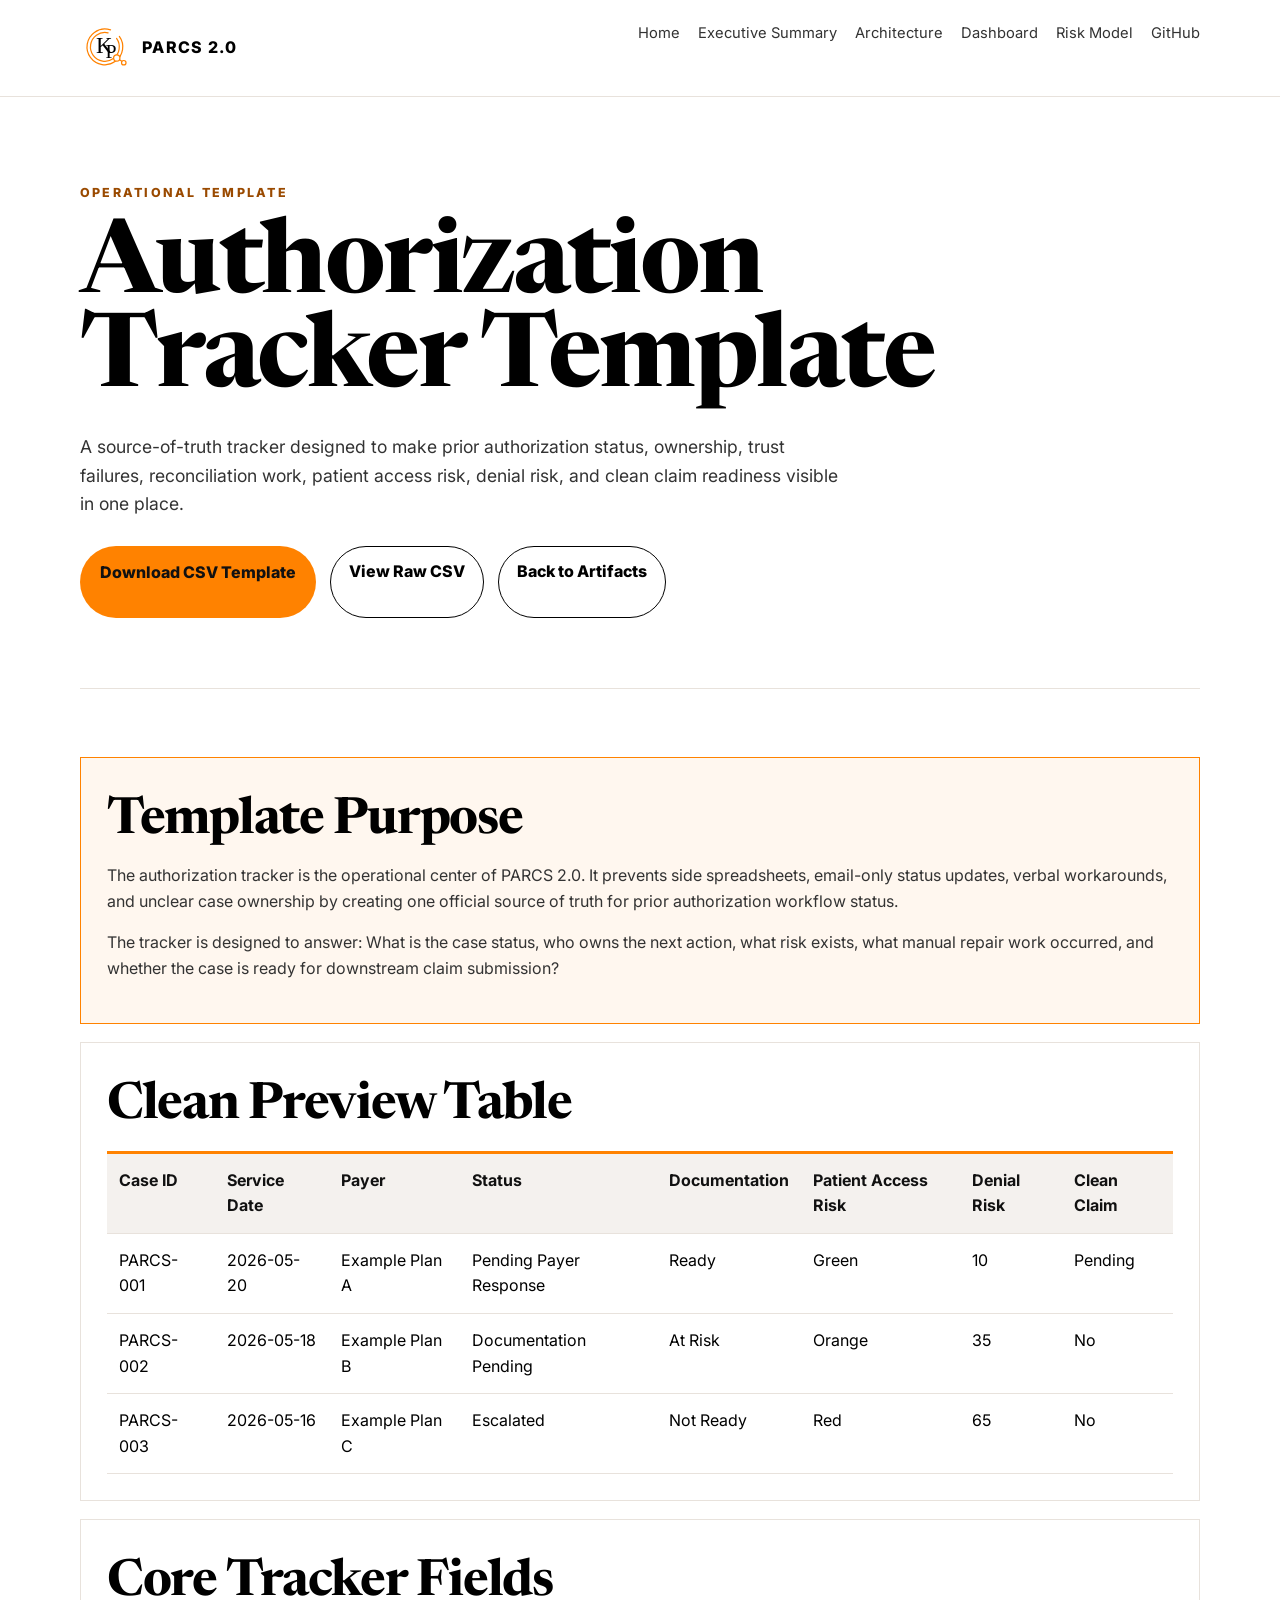
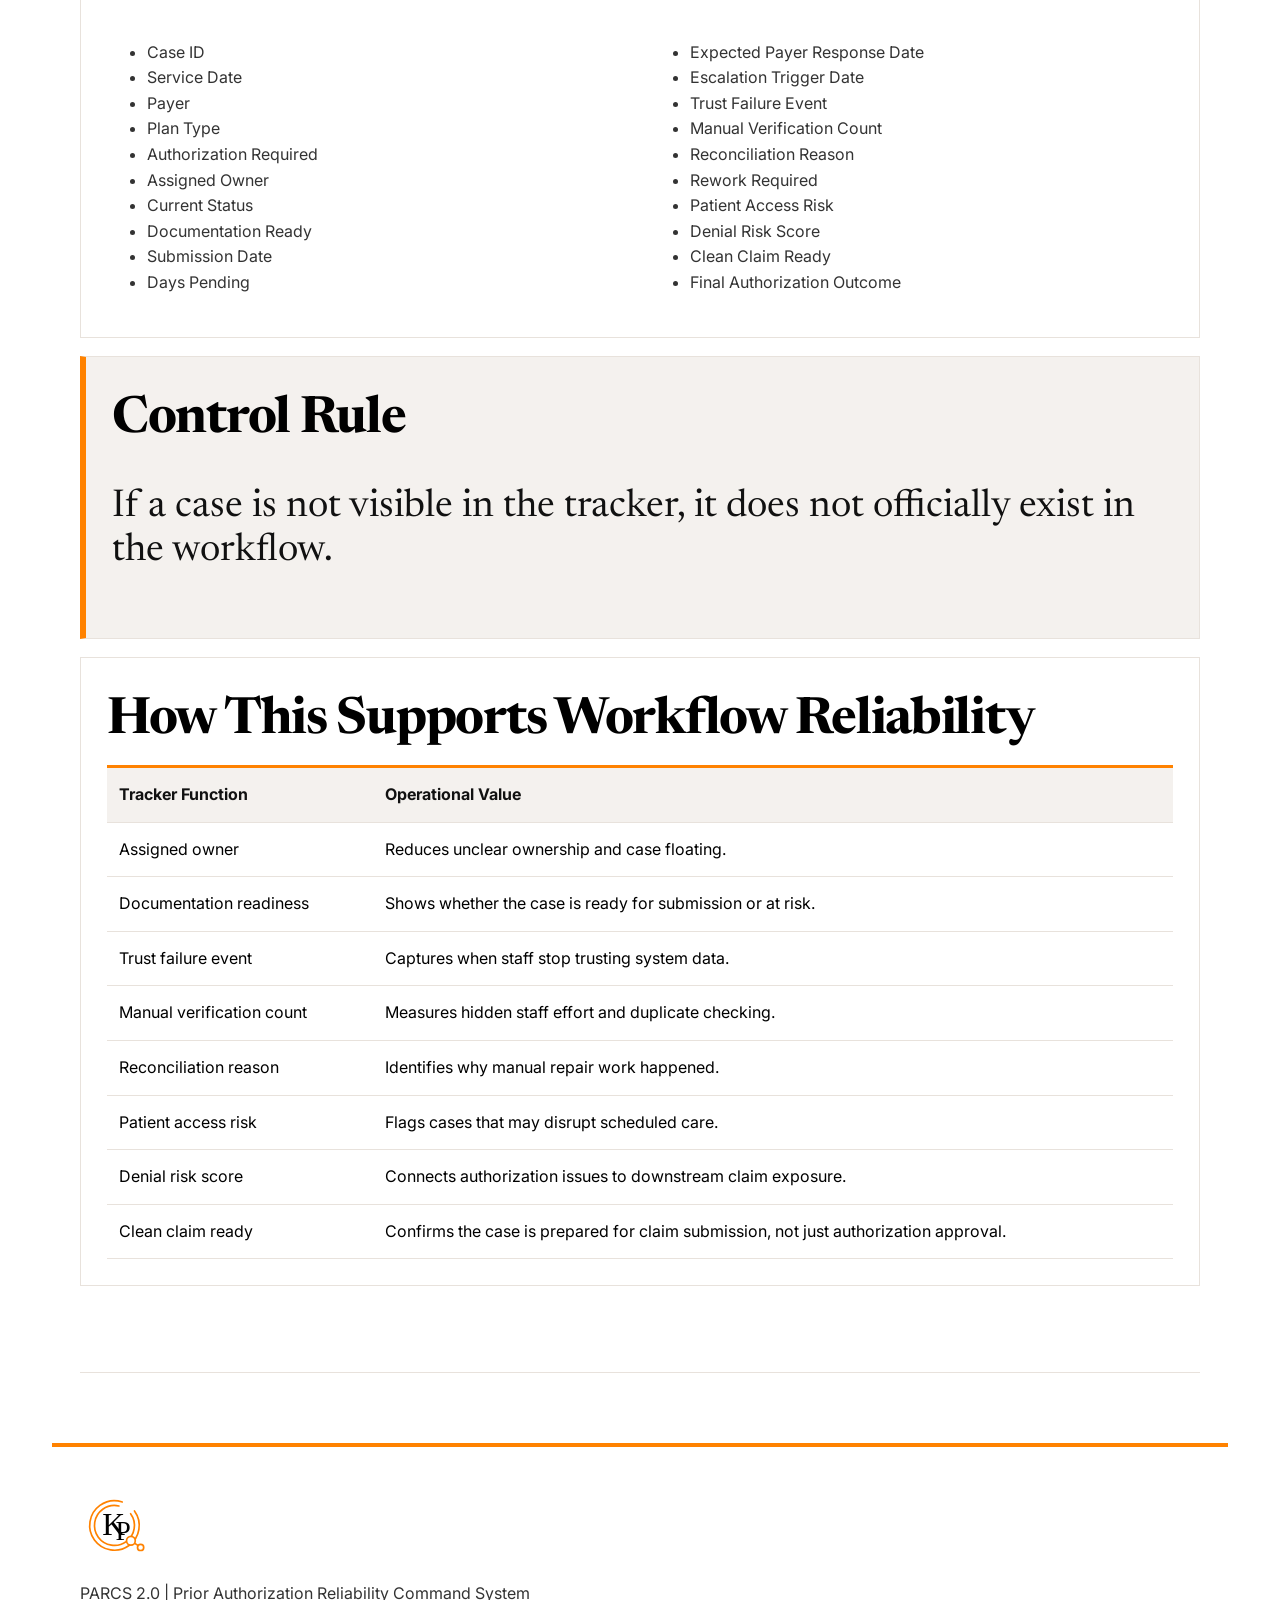
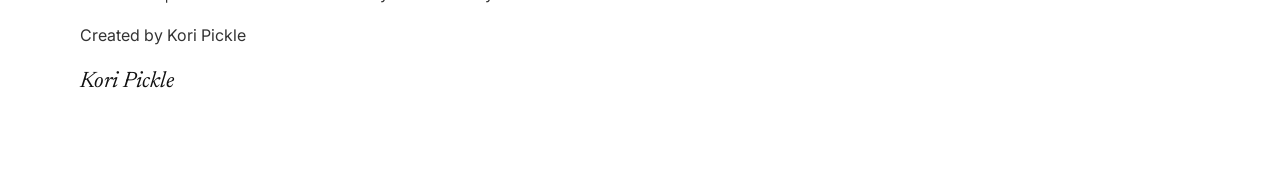
<file: authorization-tracker-template.html>
<!DOCTYPE html>
<html lang="en">
<head>
  <meta charset="UTF-8" />
  <meta name="viewport" content="width=device-width, initial-scale=1.0" />
  <title>Authorization Tracker Template | PARCS 2.0</title>
  <link rel="stylesheet" href="style.css" />
</head>
<body>
  <header class="site-header">
    <nav class="nav-shell">
      <div class="brand-mark">PARCS 2.0</div>
      <div class="nav-links">
        <a href="index.html">Home</a>
        <a href="executive-summary.html">Executive Summary</a>
        <a href="system-architecture.html">Architecture</a>
        <a href="dashboard-wireframe.html">Dashboard</a>
        <a href="risk-scoring-model.html">Risk Model</a>
        <a href="https://github.com/koripickle1101-TN/parcs-prior-authorization-command-system" target="_blank" rel="noreferrer">GitHub</a>
      </div>
    </nav>
  </header>

  <main>
    <section class="page-hero">
      <div class="eyebrow">Operational Template</div>
      <h1>Authorization Tracker Template</h1>
      <p class="hero-subtitle">A source-of-truth tracker designed to make prior authorization status, ownership, trust failures, reconciliation work, patient access risk, denial risk, and clean claim readiness visible in one place.</p>
      <div class="hero-actions">
        <a class="primary-button" href="https://raw.githubusercontent.com/koripickle1101-TN/parcs-prior-authorization-command-system/main/templates/authorization-tracker-template.csv" target="_blank" rel="noreferrer">Download CSV Template</a>
        <a class="secondary-button" href="https://github.com/koripickle1101-TN/parcs-prior-authorization-command-system/blob/main/templates/authorization-tracker-template.csv" target="_blank" rel="noreferrer">View Raw CSV</a>
        <a class="secondary-button" href="index.html#artifacts">Back to Artifacts</a>
      </div>
    </section>

    <section class="content-section">
      <div class="content-card accent-card">
        <h2>Template Purpose</h2>
        <p>The authorization tracker is the operational center of PARCS 2.0. It prevents side spreadsheets, email-only status updates, verbal workarounds, and unclear case ownership by creating one official source of truth for prior authorization workflow status.</p>
        <p>The tracker is designed to answer: What is the case status, who owns the next action, what risk exists, what manual repair work occurred, and whether the case is ready for downstream claim submission?</p>
      </div>

      <div class="content-card">
        <h2>Clean Preview Table</h2>
        <table class="branded-table">
          <tr><th>Case ID</th><th>Service Date</th><th>Payer</th><th>Status</th><th>Documentation</th><th>Patient Access Risk</th><th>Denial Risk</th><th>Clean Claim</th></tr>
          <tr><td>PARCS-001</td><td>2026-05-20</td><td>Example Plan A</td><td>Pending Payer Response</td><td>Ready</td><td>Green</td><td>10</td><td>Pending</td></tr>
          <tr><td>PARCS-002</td><td>2026-05-18</td><td>Example Plan B</td><td>Documentation Pending</td><td>At Risk</td><td>Orange</td><td>35</td><td>No</td></tr>
          <tr><td>PARCS-003</td><td>2026-05-16</td><td>Example Plan C</td><td>Escalated</td><td>Not Ready</td><td>Red</td><td>65</td><td>No</td></tr>
        </table>
      </div>

      <div class="content-card">
        <h2>Core Tracker Fields</h2>
        <div class="two-column-list"><ul><li>Case ID</li><li>Service Date</li><li>Payer</li><li>Plan Type</li><li>Authorization Required</li><li>Assigned Owner</li><li>Current Status</li><li>Documentation Ready</li><li>Submission Date</li><li>Days Pending</li></ul><ul><li>Expected Payer Response Date</li><li>Escalation Trigger Date</li><li>Trust Failure Event</li><li>Manual Verification Count</li><li>Reconciliation Reason</li><li>Rework Required</li><li>Patient Access Risk</li><li>Denial Risk Score</li><li>Clean Claim Ready</li><li>Final Authorization Outcome</li></ul></div>
      </div>

      <div class="content-card statement-card"><h2>Control Rule</h2><p>If a case is not visible in the tracker, it does not officially exist in the workflow.</p></div>

      <div class="content-card">
        <h2>How This Supports Workflow Reliability</h2>
        <table class="branded-table"><tr><th>Tracker Function</th><th>Operational Value</th></tr><tr><td>Assigned owner</td><td>Reduces unclear ownership and case floating.</td></tr><tr><td>Documentation readiness</td><td>Shows whether the case is ready for submission or at risk.</td></tr><tr><td>Trust failure event</td><td>Captures when staff stop trusting system data.</td></tr><tr><td>Manual verification count</td><td>Measures hidden staff effort and duplicate checking.</td></tr><tr><td>Reconciliation reason</td><td>Identifies why manual repair work happened.</td></tr><tr><td>Patient access risk</td><td>Flags cases that may disrupt scheduled care.</td></tr><tr><td>Denial risk score</td><td>Connects authorization issues to downstream claim exposure.</td></tr><tr><td>Clean claim ready</td><td>Confirms the case is prepared for claim submission, not just authorization approval.</td></tr></table>
      </div>
    </section>
  </main>

  <footer class="site-footer upgraded-footer"><p>PARCS 2.0 | Prior Authorization Reliability Command System</p><p>Created by Kori Pickle</p><p class="signature">Kori Pickle</p></footer>
</body>
</html>
</file>
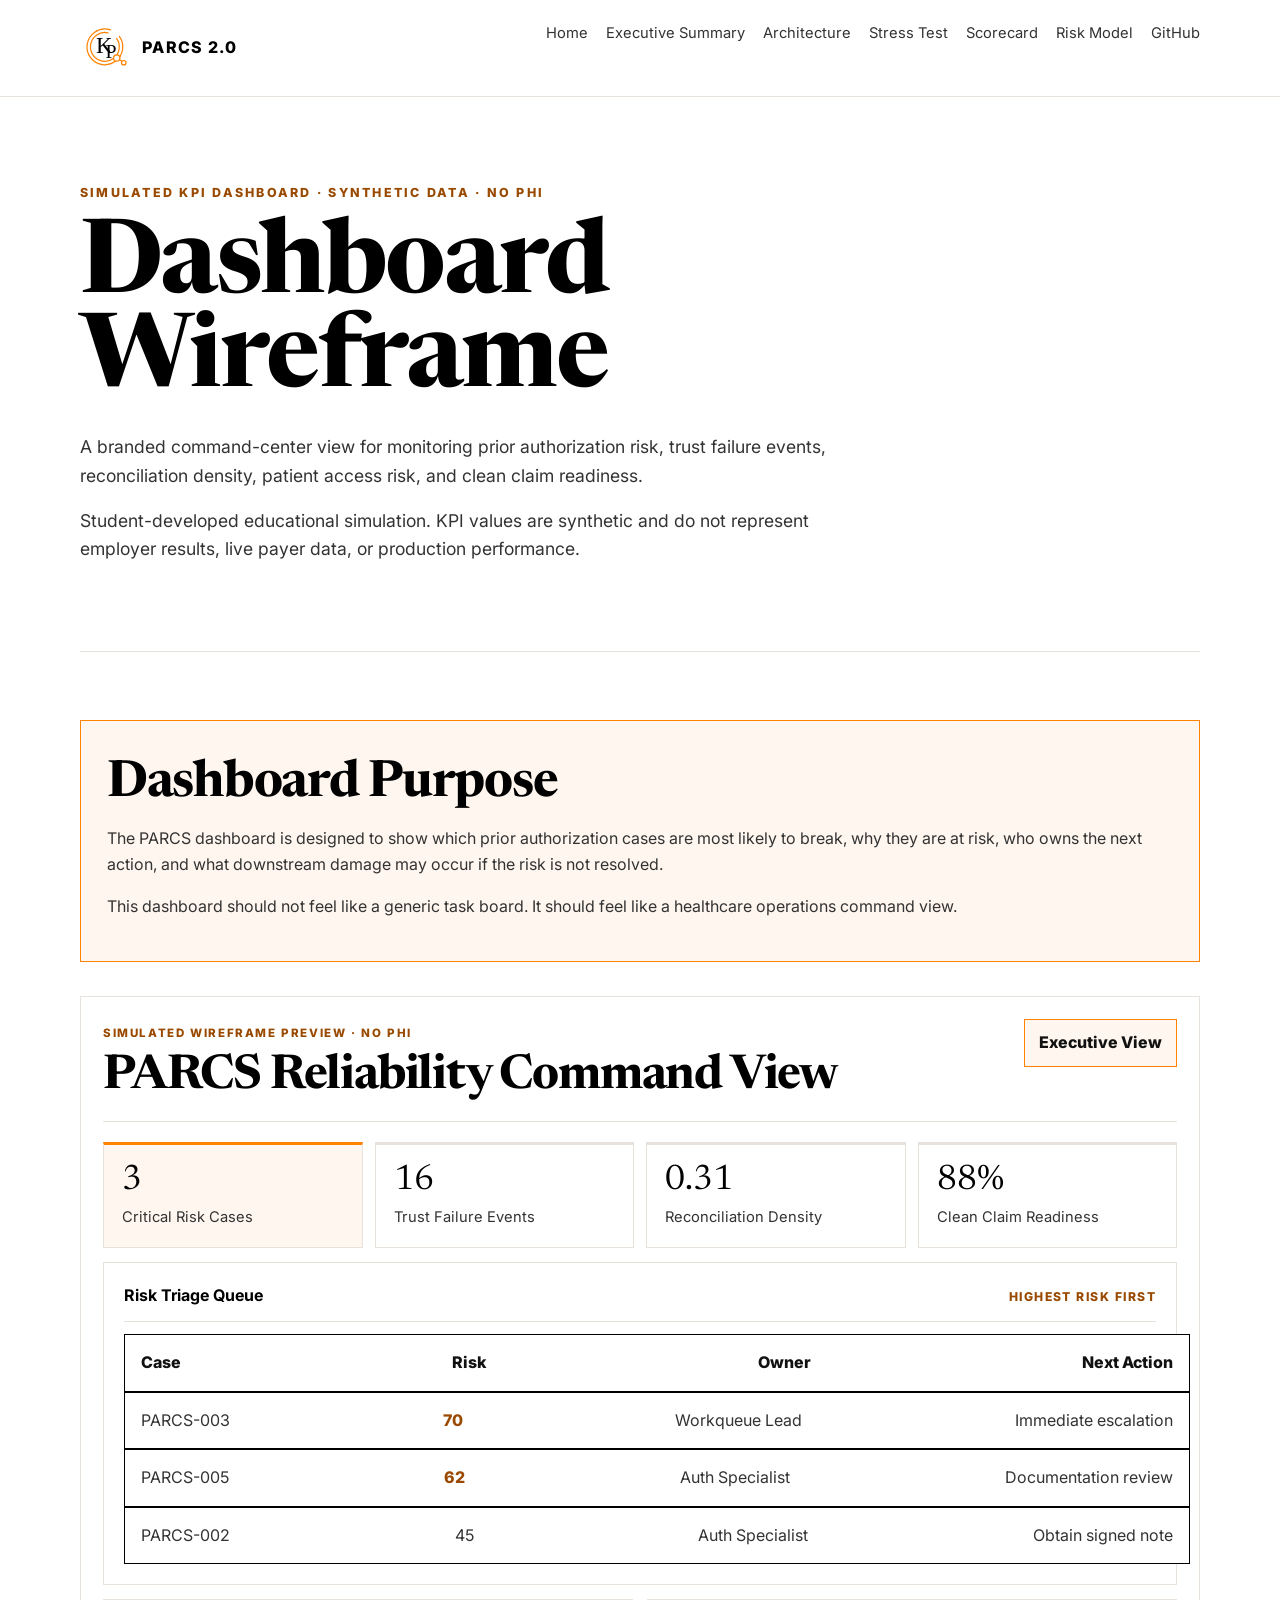
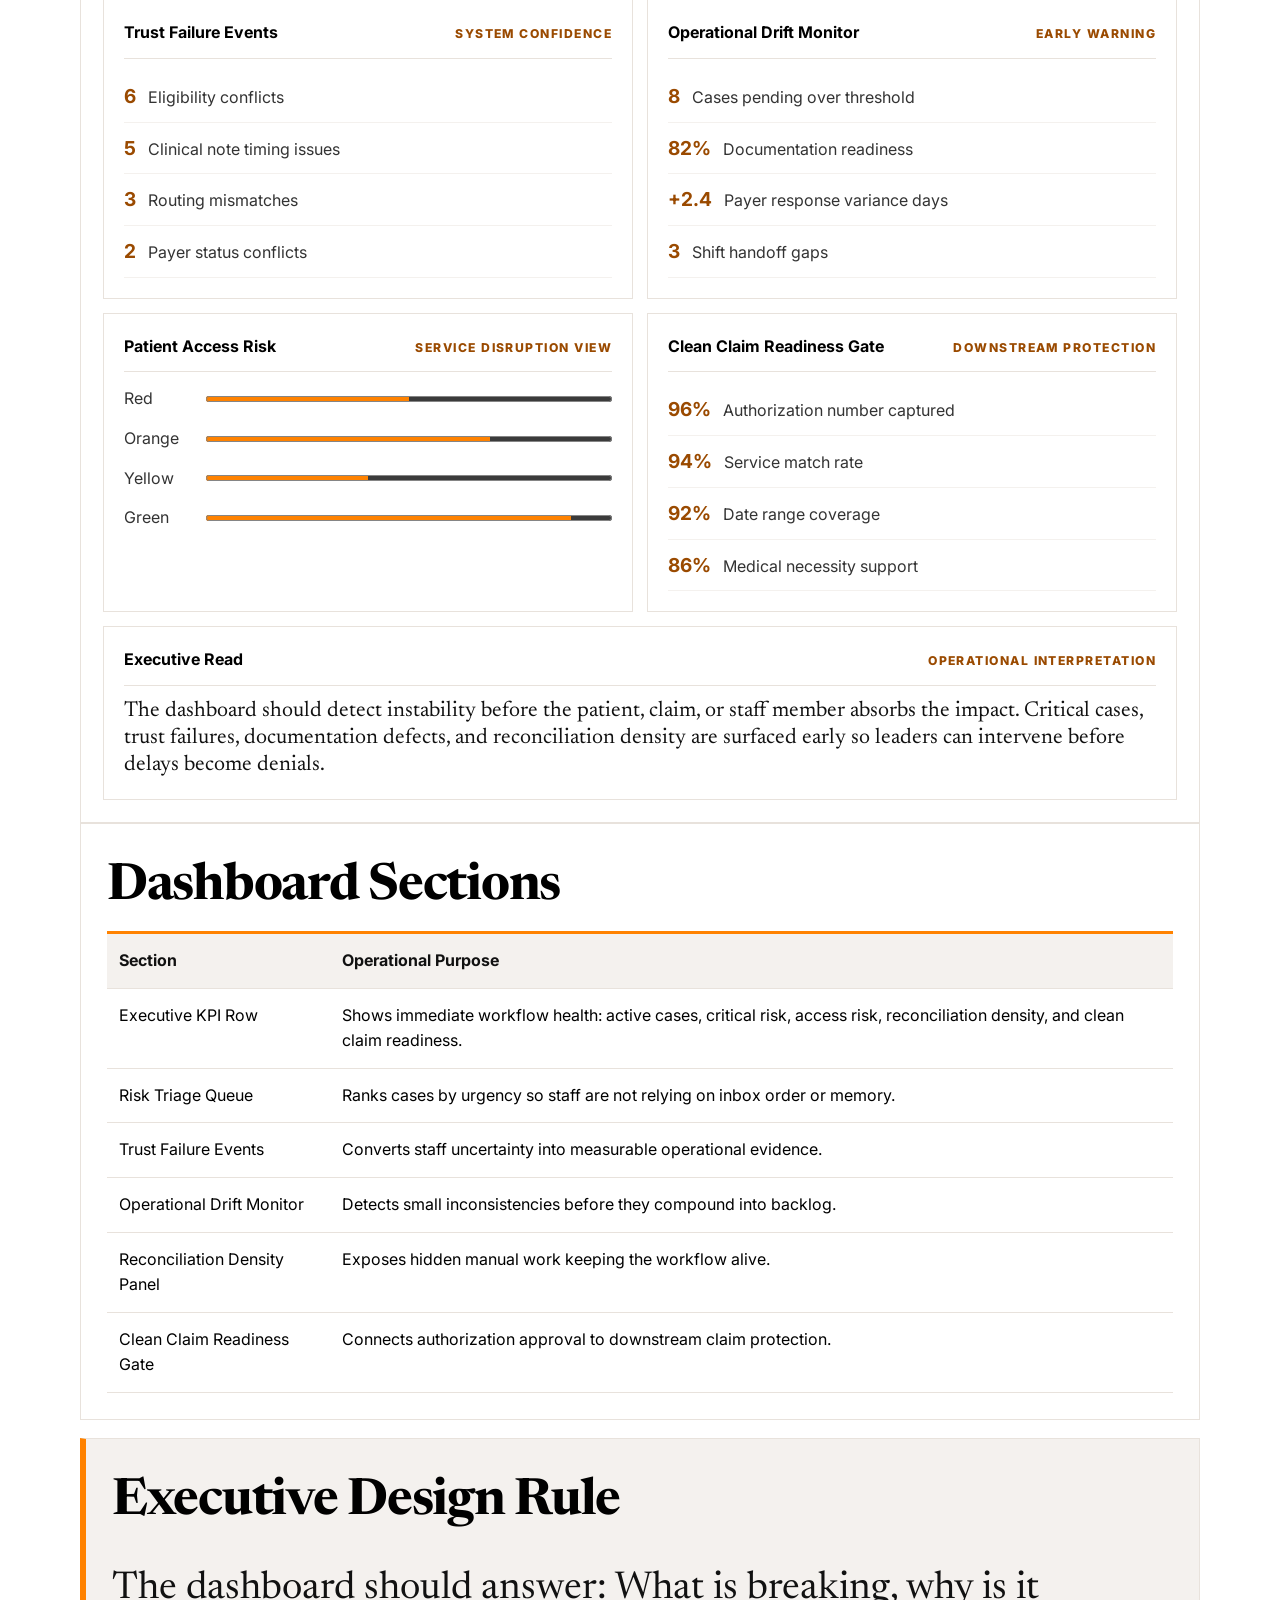
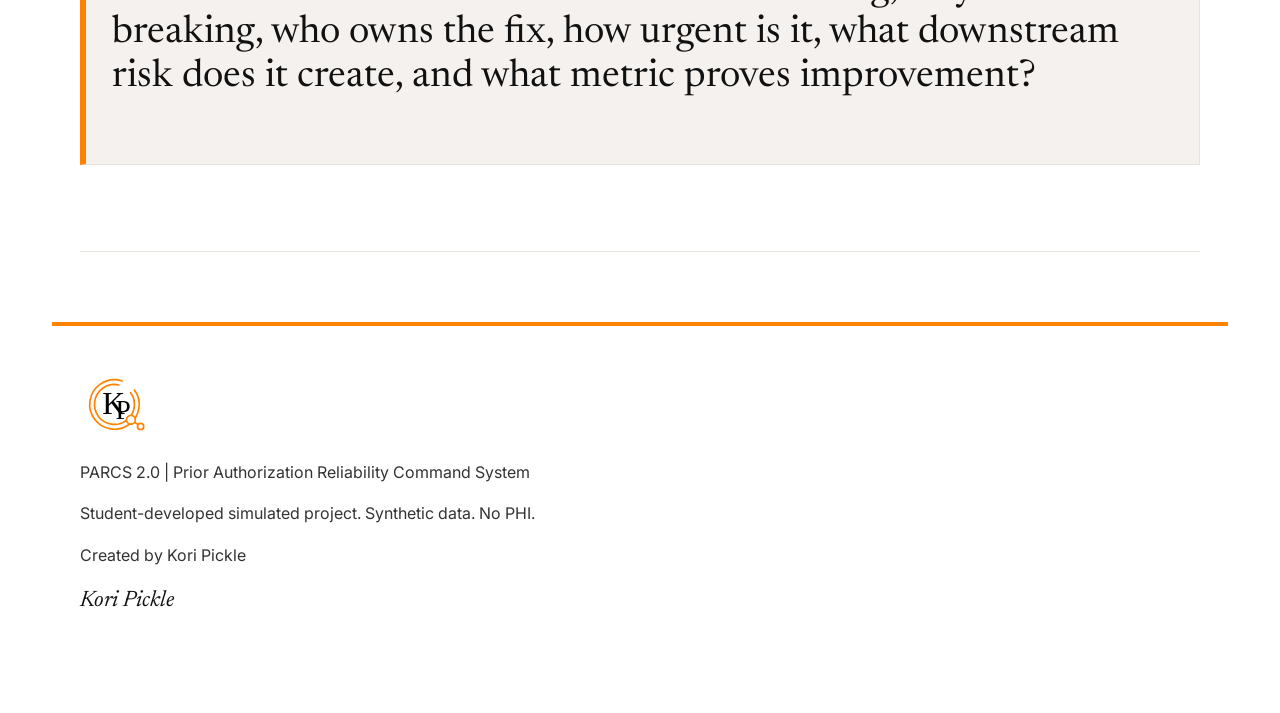
<file: dashboard-wireframe.html>
<!DOCTYPE html>
<html lang="en">
<head>
  <meta charset="UTF-8" />
  <meta name="viewport" content="width=device-width, initial-scale=1.0" />
  <title>Dashboard Wireframe | PARCS 2.0</title>
  <link rel="stylesheet" href="style.css" />
</head>
<body>
  <header class="site-header">
    <nav class="nav-shell">
      <div class="brand-mark">PARCS 2.0</div>
      <div class="nav-links">
        <a href="index.html">Home</a>
        <a href="executive-summary.html">Executive Summary</a>
        <a href="system-architecture.html">Architecture</a>
        <a href="stress-test-report.html">Stress Test</a>
        <a href="monthly-scorecard.html">Scorecard</a>
        <a href="risk-scoring-model.html">Risk Model</a>
        <a href="https://github.com/koripickle1101-TN/parcs-prior-authorization-command-system" target="_blank" rel="noreferrer">GitHub</a>
      </div>
    </nav>
  </header>

  <main>
    <section class="page-hero">
      <div class="eyebrow">Simulated KPI Dashboard · Synthetic Data · No PHI</div>
      <h1>Dashboard Wireframe</h1>
      <p class="hero-subtitle">A branded command-center view for monitoring prior authorization risk, trust failure events, reconciliation density, patient access risk, and clean claim readiness.</p>
      <p class="hero-subtitle">Student-developed educational simulation. KPI values are synthetic and do not represent employer results, live payer data, or production performance.</p>
    </section>

    <section class="content-section">
      <div class="content-card accent-card">
        <h2>Dashboard Purpose</h2>
        <p>The PARCS dashboard is designed to show which prior authorization cases are most likely to break, why they are at risk, who owns the next action, and what downstream damage may occur if the risk is not resolved.</p>
        <p>This dashboard should not feel like a generic task board. It should feel like a healthcare operations command view.</p>
      </div>

      <div class="dashboard-shell">
        <div class="dashboard-topbar">
          <div>
            <span class="dashboard-label">Simulated Wireframe Preview · No PHI</span>
            <h3>PARCS Reliability Command View</h3>
          </div>
          <div class="dashboard-status">Executive View</div>
        </div>

        <div class="dashboard-kpis">
          <div class="dash-kpi critical"><span>3</span><p>Critical Risk Cases</p></div>
          <div class="dash-kpi"><span>16</span><p>Trust Failure Events</p></div>
          <div class="dash-kpi"><span>0.31</span><p>Reconciliation Density</p></div>
          <div class="dash-kpi"><span>88%</span><p>Clean Claim Readiness</p></div>
        </div>

        <div class="dashboard-panels">
          <div class="dashboard-panel wide-panel">
            <div class="panel-header"><h4>Risk Triage Queue</h4><span>Highest risk first</span></div>
            <div class="queue-row queue-head"><span>Case</span><span>Risk</span><span>Owner</span><span>Next Action</span></div>
            <div class="queue-row high-risk"><span>PARCS-003</span><span>70</span><span>Workqueue Lead</span><span>Immediate escalation</span></div>
            <div class="queue-row high-risk"><span>PARCS-005</span><span>62</span><span>Auth Specialist</span><span>Documentation review</span></div>
            <div class="queue-row"><span>PARCS-002</span><span>45</span><span>Auth Specialist</span><span>Obtain signed note</span></div>
          </div>

          <div class="dashboard-panel">
            <div class="panel-header"><h4>Trust Failure Events</h4><span>System confidence</span></div>
            <ul class="signal-list">
              <li><strong>6</strong> Eligibility conflicts</li>
              <li><strong>5</strong> Clinical note timing issues</li>
              <li><strong>3</strong> Routing mismatches</li>
              <li><strong>2</strong> Payer status conflicts</li>
            </ul>
          </div>

          <div class="dashboard-panel">
            <div class="panel-header"><h4>Operational Drift Monitor</h4><span>Early warning</span></div>
            <ul class="signal-list">
              <li><strong>8</strong> Cases pending over threshold</li>
              <li><strong>82%</strong> Documentation readiness</li>
              <li><strong>+2.4</strong> Payer response variance days</li>
              <li><strong>3</strong> Shift handoff gaps</li>
            </ul>
          </div>

          <div class="dashboard-panel">
            <div class="panel-header"><h4>Patient Access Risk</h4><span>Service disruption view</span></div>
            <div class="risk-bars">
              <div><span>Red</span><progress max="10" value="5"></progress></div>
              <div><span>Orange</span><progress max="10" value="7"></progress></div>
              <div><span>Yellow</span><progress max="10" value="4"></progress></div>
              <div><span>Green</span><progress max="10" value="9"></progress></div>
            </div>
          </div>

          <div class="dashboard-panel">
            <div class="panel-header"><h4>Clean Claim Readiness Gate</h4><span>Downstream protection</span></div>
            <ul class="signal-list">
              <li><strong>96%</strong> Authorization number captured</li>
              <li><strong>94%</strong> Service match rate</li>
              <li><strong>92%</strong> Date range coverage</li>
              <li><strong>86%</strong> Medical necessity support</li>
            </ul>
          </div>

          <div class="dashboard-panel wide-panel">
            <div class="panel-header"><h4>Executive Read</h4><span>Operational interpretation</span></div>
            <p class="executive-read">The dashboard should detect instability before the patient, claim, or staff member absorbs the impact. Critical cases, trust failures, documentation defects, and reconciliation density are surfaced early so leaders can intervene before delays become denials.</p>
          </div>
        </div>
      </div>

      <div class="content-card">
        <h2>Dashboard Sections</h2>
        <table class="branded-table">
          <tr><th>Section</th><th>Operational Purpose</th></tr>
          <tr><td>Executive KPI Row</td><td>Shows immediate workflow health: active cases, critical risk, access risk, reconciliation density, and clean claim readiness.</td></tr>
          <tr><td>Risk Triage Queue</td><td>Ranks cases by urgency so staff are not relying on inbox order or memory.</td></tr>
          <tr><td>Trust Failure Events</td><td>Converts staff uncertainty into measurable operational evidence.</td></tr>
          <tr><td>Operational Drift Monitor</td><td>Detects small inconsistencies before they compound into backlog.</td></tr>
          <tr><td>Reconciliation Density Panel</td><td>Exposes hidden manual work keeping the workflow alive.</td></tr>
          <tr><td>Clean Claim Readiness Gate</td><td>Connects authorization approval to downstream claim protection.</td></tr>
        </table>
      </div>

      <div class="content-card statement-card">
        <h2>Executive Design Rule</h2>
        <p>The dashboard should answer: What is breaking, why is it breaking, who owns the fix, how urgent is it, what downstream risk does it create, and what metric proves improvement?</p>
      </div>
    </section>
  </main>

  <footer class="site-footer upgraded-footer">
    <p>PARCS 2.0 | Prior Authorization Reliability Command System</p>
    <p>Student-developed simulated project. Synthetic data. No PHI.</p>
    <p>Created by Kori Pickle</p>
    <p class="signature">Kori Pickle</p>
  </footer>
</body>
</html>
</file>
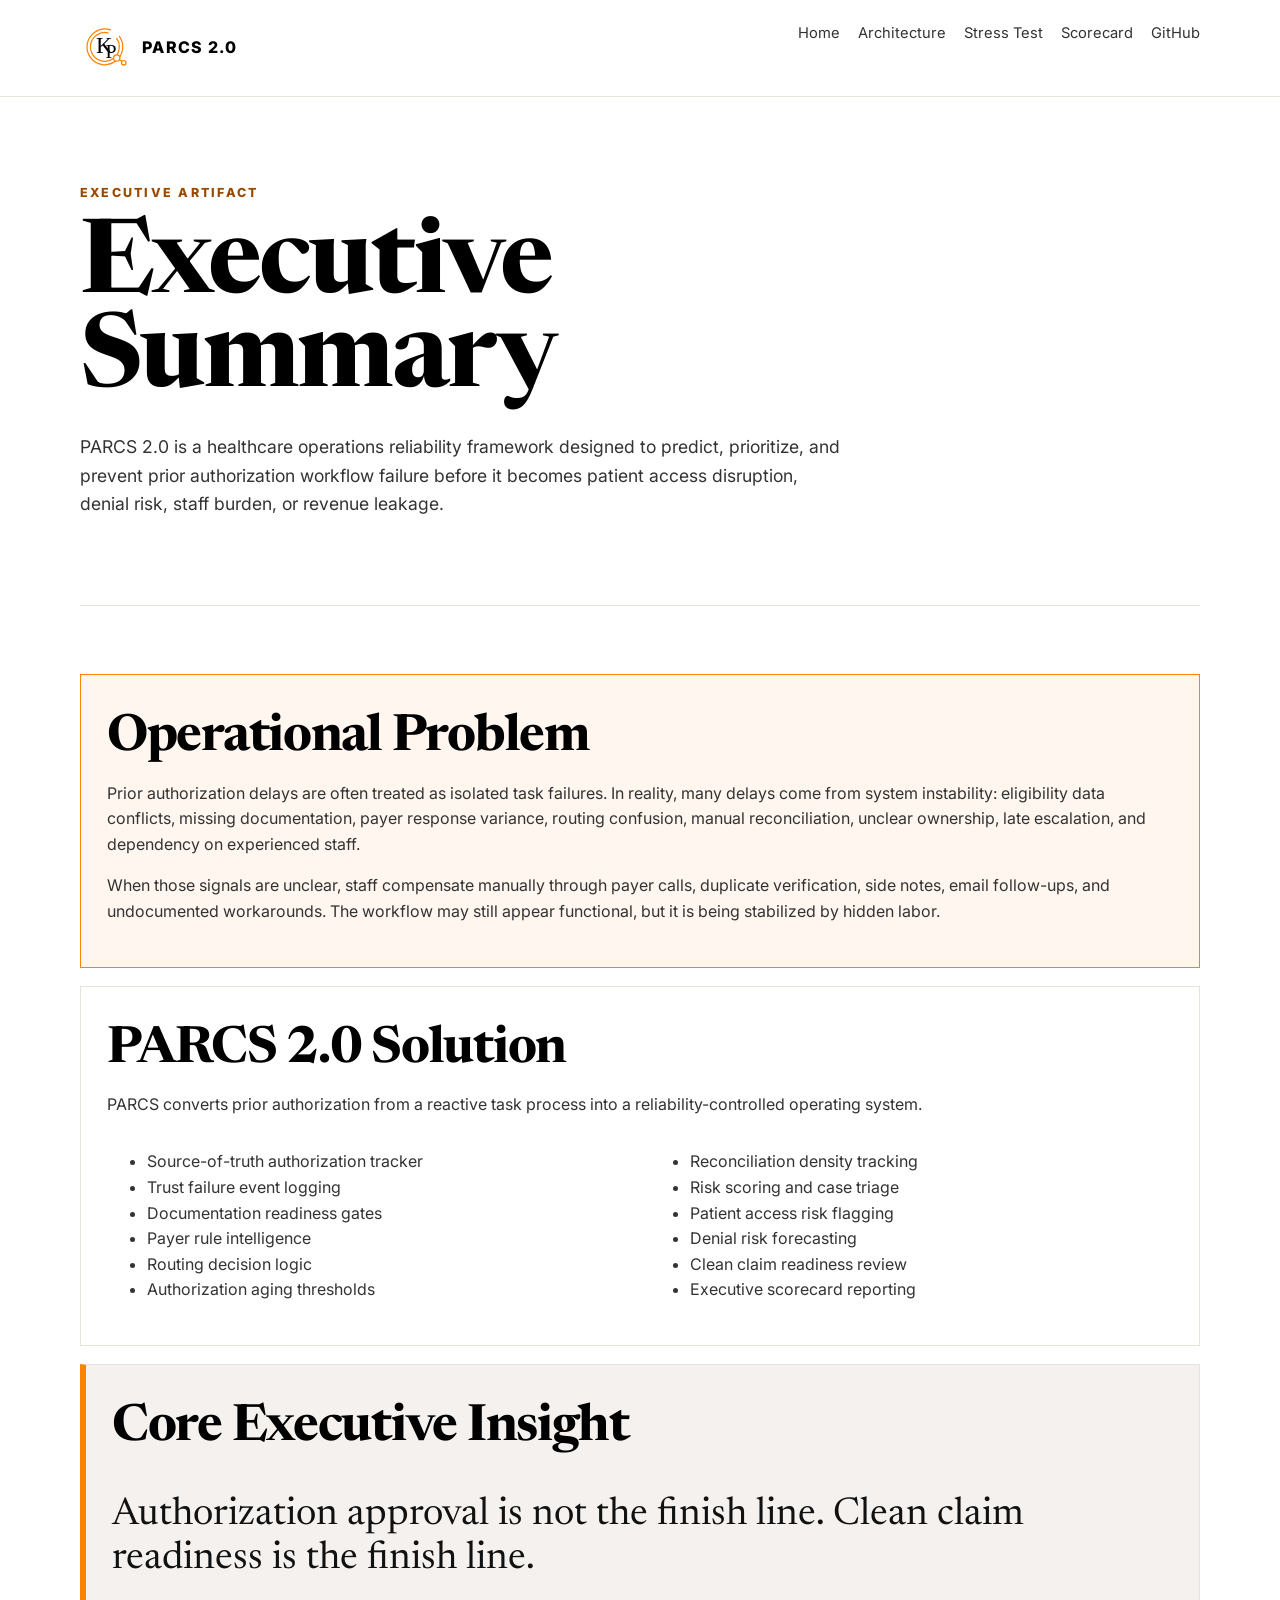
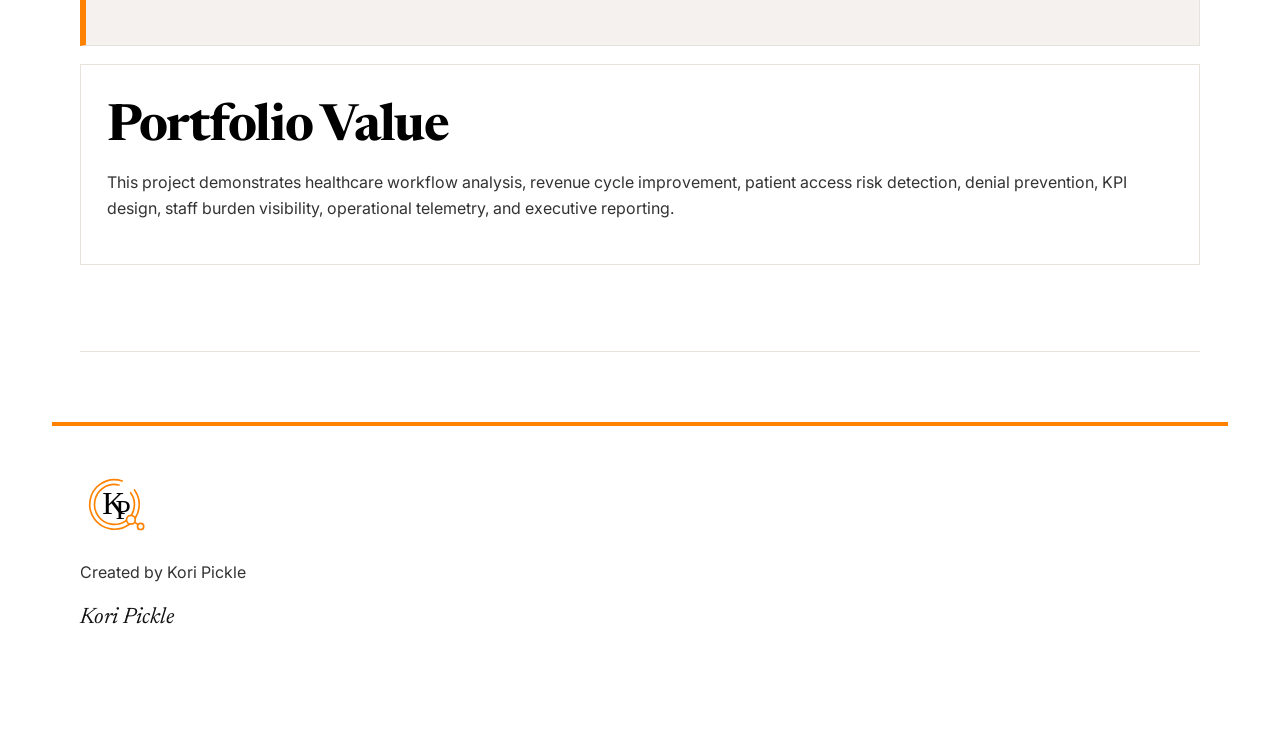
<file: executive-summary.html>
<!DOCTYPE html>
<html lang="en">
<head>
  <meta charset="UTF-8" />
  <meta name="viewport" content="width=device-width, initial-scale=1.0" />
  <title>Executive Summary | PARCS 2.0</title>
  <link rel="stylesheet" href="style.css" />
</head>
<body>
  <header class="site-header">
    <nav class="nav-shell">
      <div class="brand-mark">PARCS 2.0</div>
      <div class="nav-links">
        <a href="index.html">Home</a>
        <a href="system-architecture.html">Architecture</a>
        <a href="stress-test-report.html">Stress Test</a>
        <a href="monthly-scorecard.html">Scorecard</a>
        <a href="https://github.com/koripickle1101-TN/parcs-prior-authorization-command-system" target="_blank" rel="noreferrer">GitHub</a>
      </div>
    </nav>
  </header>

  <main>
    <section class="page-hero">
      <div class="eyebrow">Executive Artifact</div>
      <h1>Executive Summary</h1>
      <p class="hero-subtitle">PARCS 2.0 is a healthcare operations reliability framework designed to predict, prioritize, and prevent prior authorization workflow failure before it becomes patient access disruption, denial risk, staff burden, or revenue leakage.</p>
    </section>

    <section class="content-section">
      <div class="content-card accent-card">
        <h2>Operational Problem</h2>
        <p>Prior authorization delays are often treated as isolated task failures. In reality, many delays come from system instability: eligibility data conflicts, missing documentation, payer response variance, routing confusion, manual reconciliation, unclear ownership, late escalation, and dependency on experienced staff.</p>
        <p>When those signals are unclear, staff compensate manually through payer calls, duplicate verification, side notes, email follow-ups, and undocumented workarounds. The workflow may still appear functional, but it is being stabilized by hidden labor.</p>
      </div>

      <div class="content-card">
        <h2>PARCS 2.0 Solution</h2>
        <p>PARCS converts prior authorization from a reactive task process into a reliability-controlled operating system.</p>
        <div class="two-column-list">
          <ul>
            <li>Source-of-truth authorization tracker</li>
            <li>Trust failure event logging</li>
            <li>Documentation readiness gates</li>
            <li>Payer rule intelligence</li>
            <li>Routing decision logic</li>
            <li>Authorization aging thresholds</li>
          </ul>
          <ul>
            <li>Reconciliation density tracking</li>
            <li>Risk scoring and case triage</li>
            <li>Patient access risk flagging</li>
            <li>Denial risk forecasting</li>
            <li>Clean claim readiness review</li>
            <li>Executive scorecard reporting</li>
          </ul>
        </div>
      </div>

      <div class="content-card statement-card">
        <h2>Core Executive Insight</h2>
        <p>Authorization approval is not the finish line. Clean claim readiness is the finish line.</p>
      </div>

      <div class="content-card">
        <h2>Portfolio Value</h2>
        <p>This project demonstrates healthcare workflow analysis, revenue cycle improvement, patient access risk detection, denial prevention, KPI design, staff burden visibility, operational telemetry, and executive reporting.</p>
      </div>
    </section>
  </main>

  <footer class="site-footer upgraded-footer">
    <p>Created by Kori Pickle</p>
    <p class="signature">Kori Pickle</p>
  </footer>
</body>
</html>
</file>
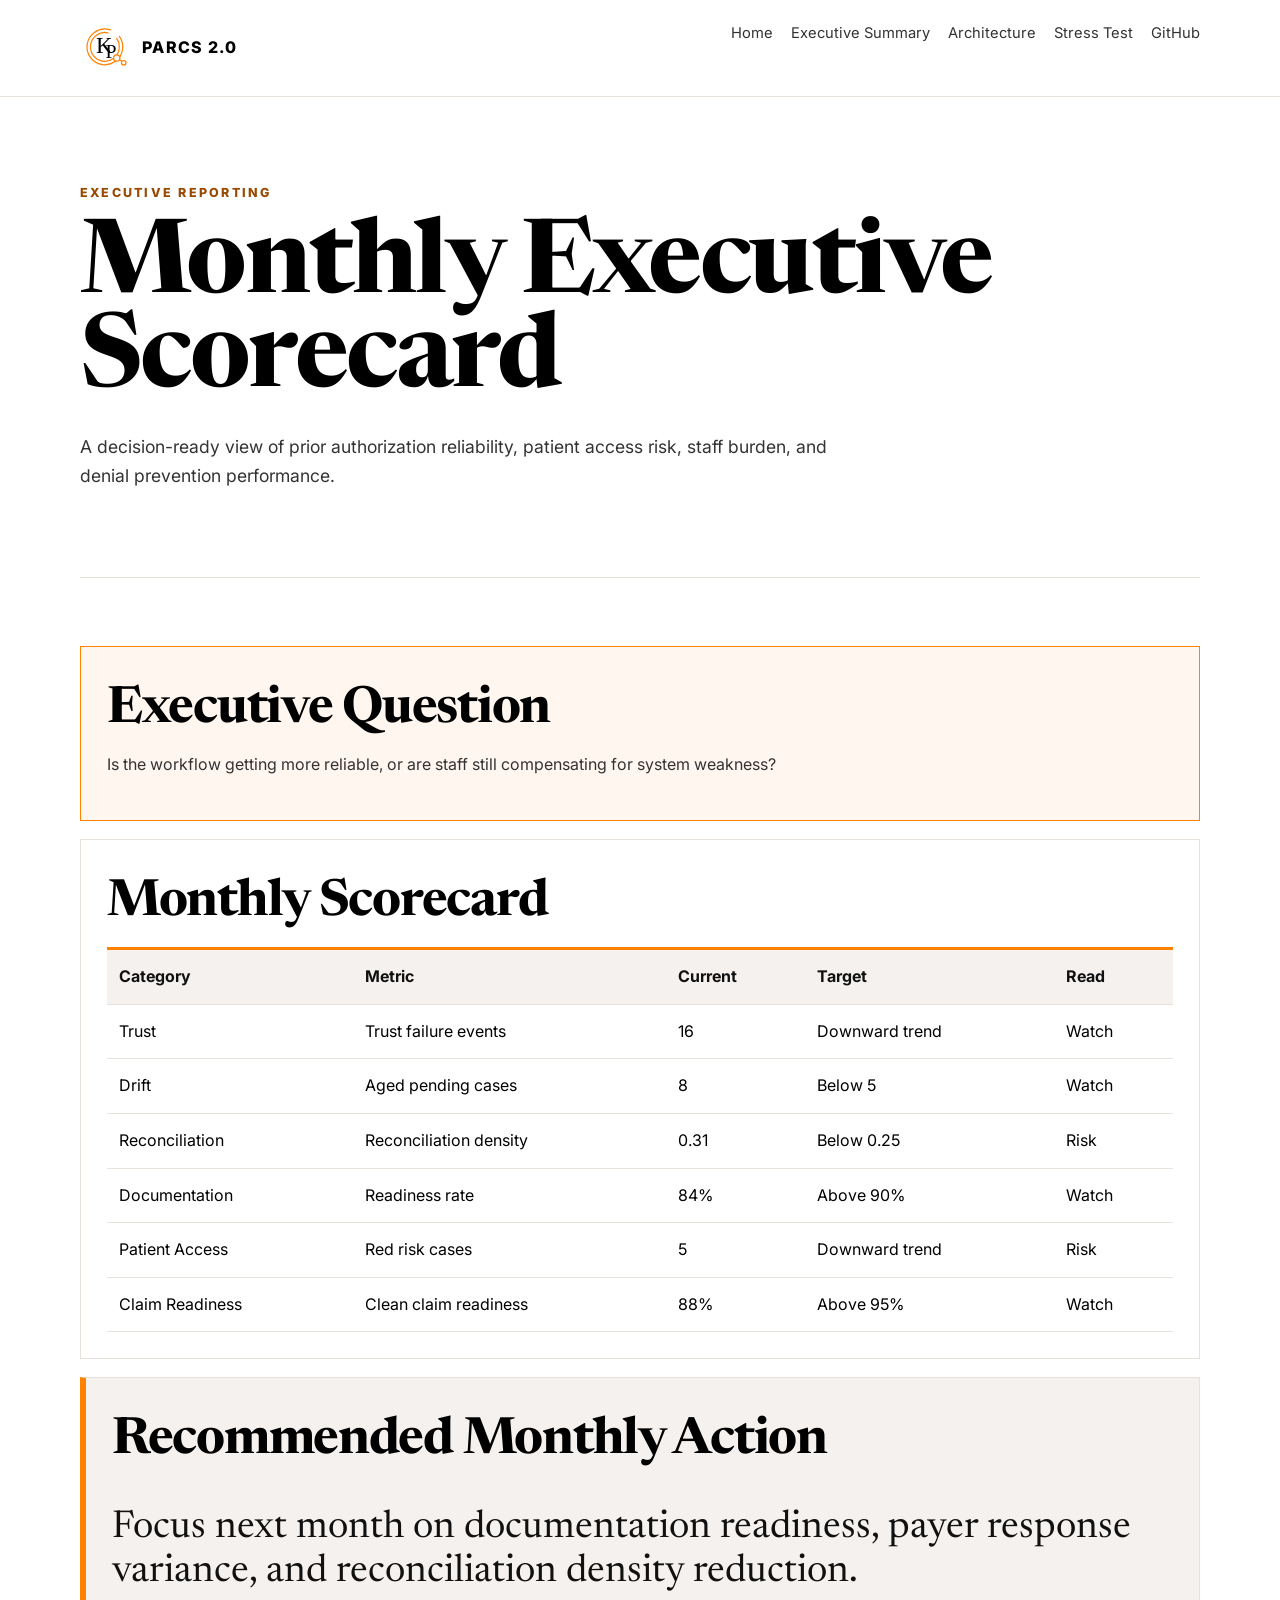
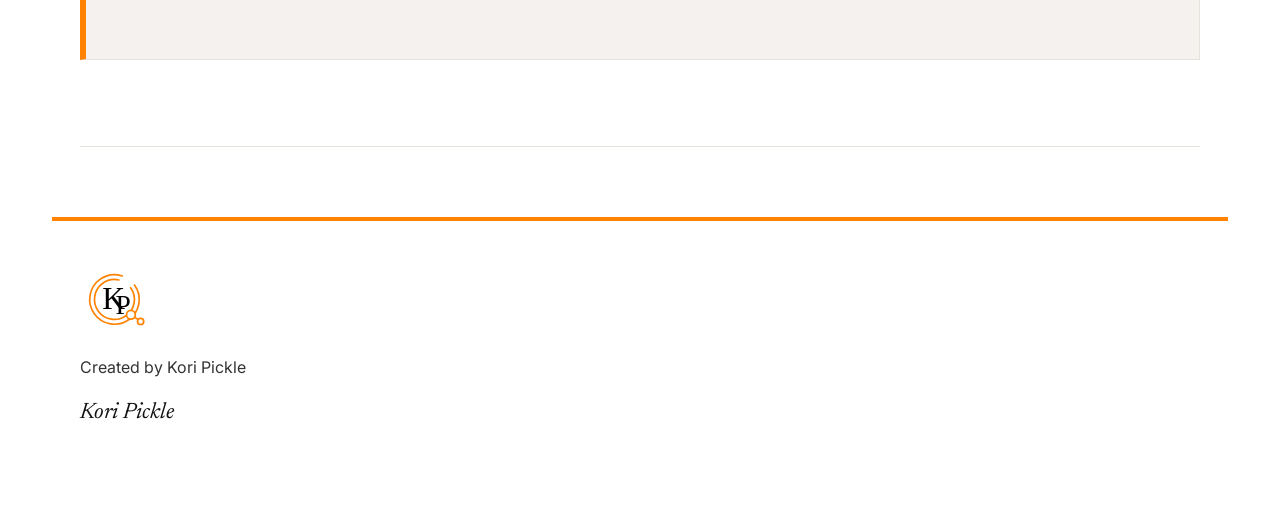
<file: monthly-scorecard.html>
<!DOCTYPE html>
<html lang="en">
<head>
  <meta charset="UTF-8" />
  <meta name="viewport" content="width=device-width, initial-scale=1.0" />
  <title>Monthly Scorecard | PARCS 2.0</title>
  <link rel="stylesheet" href="style.css" />
</head>
<body>
  <header class="site-header"><nav class="nav-shell"><div class="brand-mark">PARCS 2.0</div><div class="nav-links"><a href="index.html">Home</a><a href="executive-summary.html">Executive Summary</a><a href="system-architecture.html">Architecture</a><a href="stress-test-report.html">Stress Test</a><a href="https://github.com/koripickle1101-TN/parcs-prior-authorization-command-system" target="_blank" rel="noreferrer">GitHub</a></div></nav></header>
  <main>
    <section class="page-hero"><div class="eyebrow">Executive Reporting</div><h1>Monthly Executive Scorecard</h1><p class="hero-subtitle">A decision-ready view of prior authorization reliability, patient access risk, staff burden, and denial prevention performance.</p></section>
    <section class="content-section">
      <div class="content-card accent-card"><h2>Executive Question</h2><p>Is the workflow getting more reliable, or are staff still compensating for system weakness?</p></div>
      <div class="content-card"><h2>Monthly Scorecard</h2><table class="branded-table"><tr><th>Category</th><th>Metric</th><th>Current</th><th>Target</th><th>Read</th></tr><tr><td>Trust</td><td>Trust failure events</td><td>16</td><td>Downward trend</td><td>Watch</td></tr><tr><td>Drift</td><td>Aged pending cases</td><td>8</td><td>Below 5</td><td>Watch</td></tr><tr><td>Reconciliation</td><td>Reconciliation density</td><td>0.31</td><td>Below 0.25</td><td>Risk</td></tr><tr><td>Documentation</td><td>Readiness rate</td><td>84%</td><td>Above 90%</td><td>Watch</td></tr><tr><td>Patient Access</td><td>Red risk cases</td><td>5</td><td>Downward trend</td><td>Risk</td></tr><tr><td>Claim Readiness</td><td>Clean claim readiness</td><td>88%</td><td>Above 95%</td><td>Watch</td></tr></table></div>
      <div class="content-card statement-card"><h2>Recommended Monthly Action</h2><p>Focus next month on documentation readiness, payer response variance, and reconciliation density reduction.</p></div>
    </section>
  </main>
  <footer class="site-footer upgraded-footer"><p>Created by Kori Pickle</p><p class="signature">Kori Pickle</p></footer>
</body>
</html>
</file>
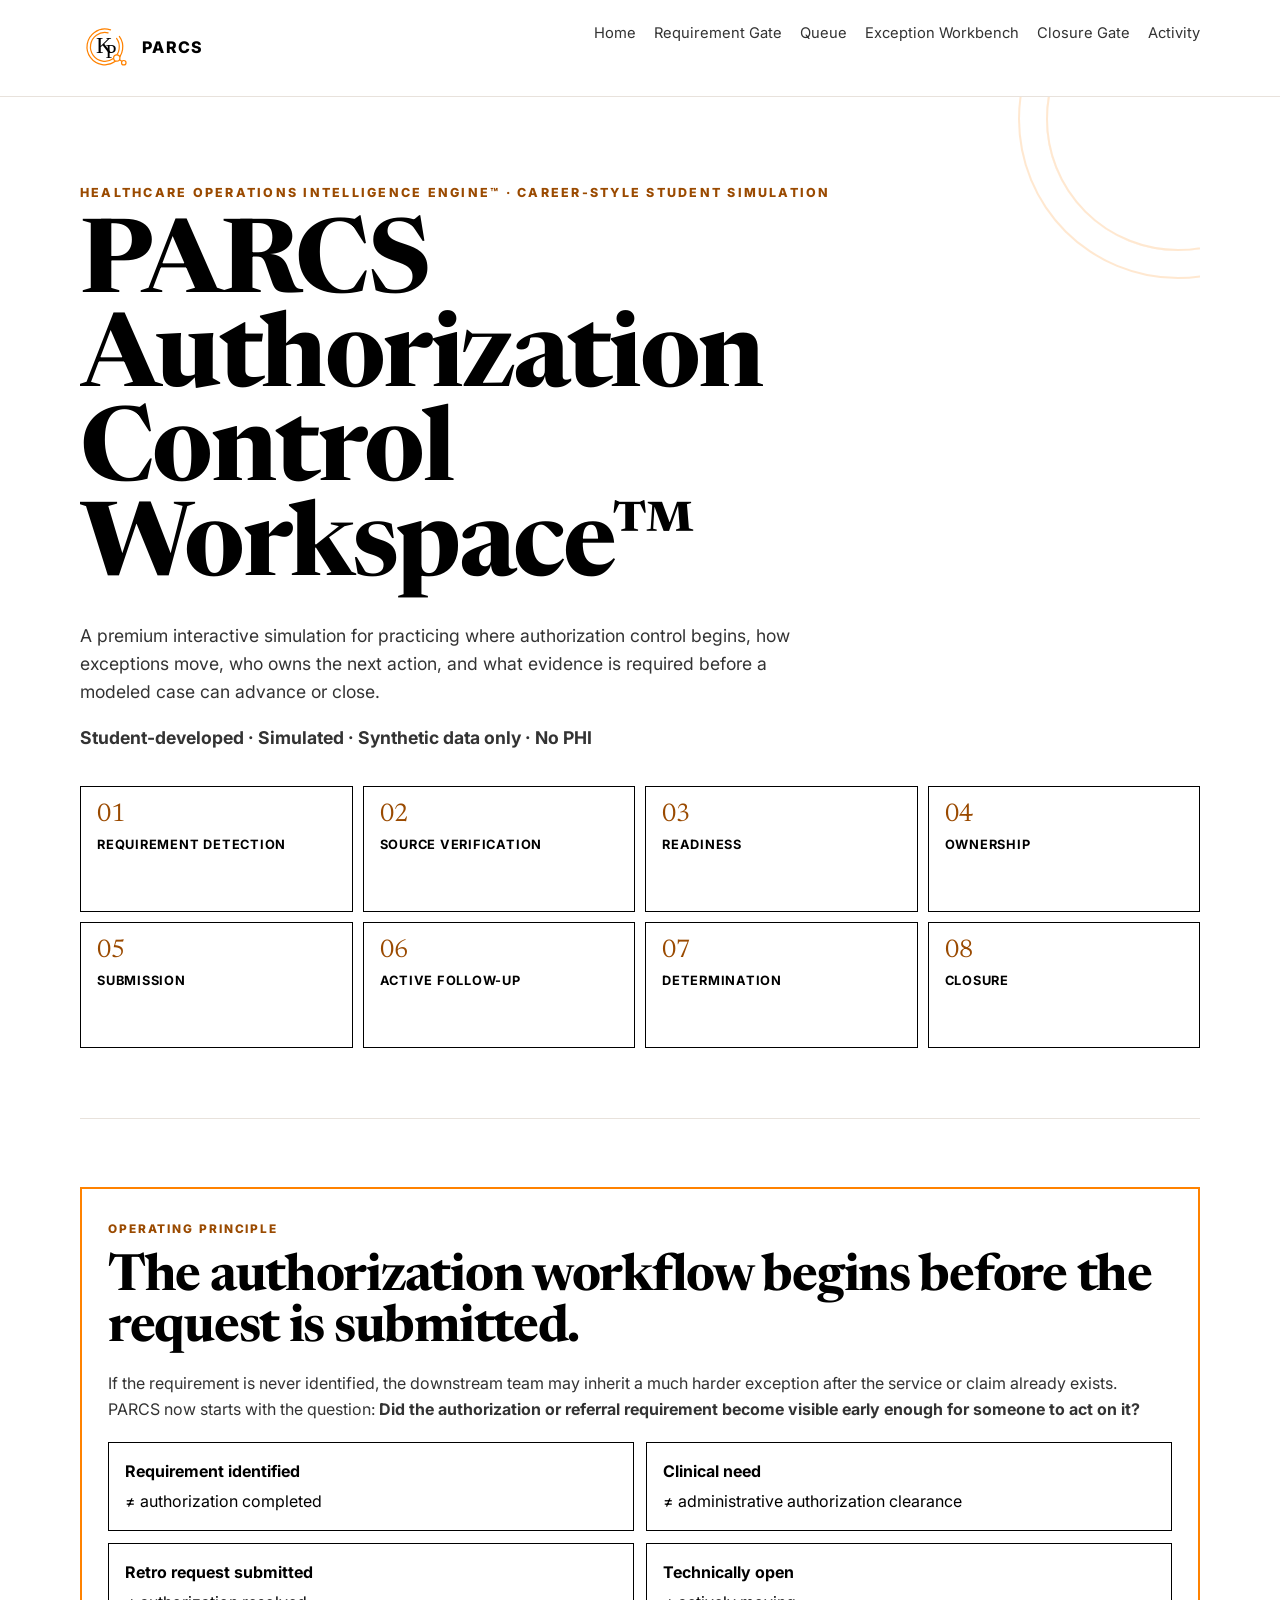
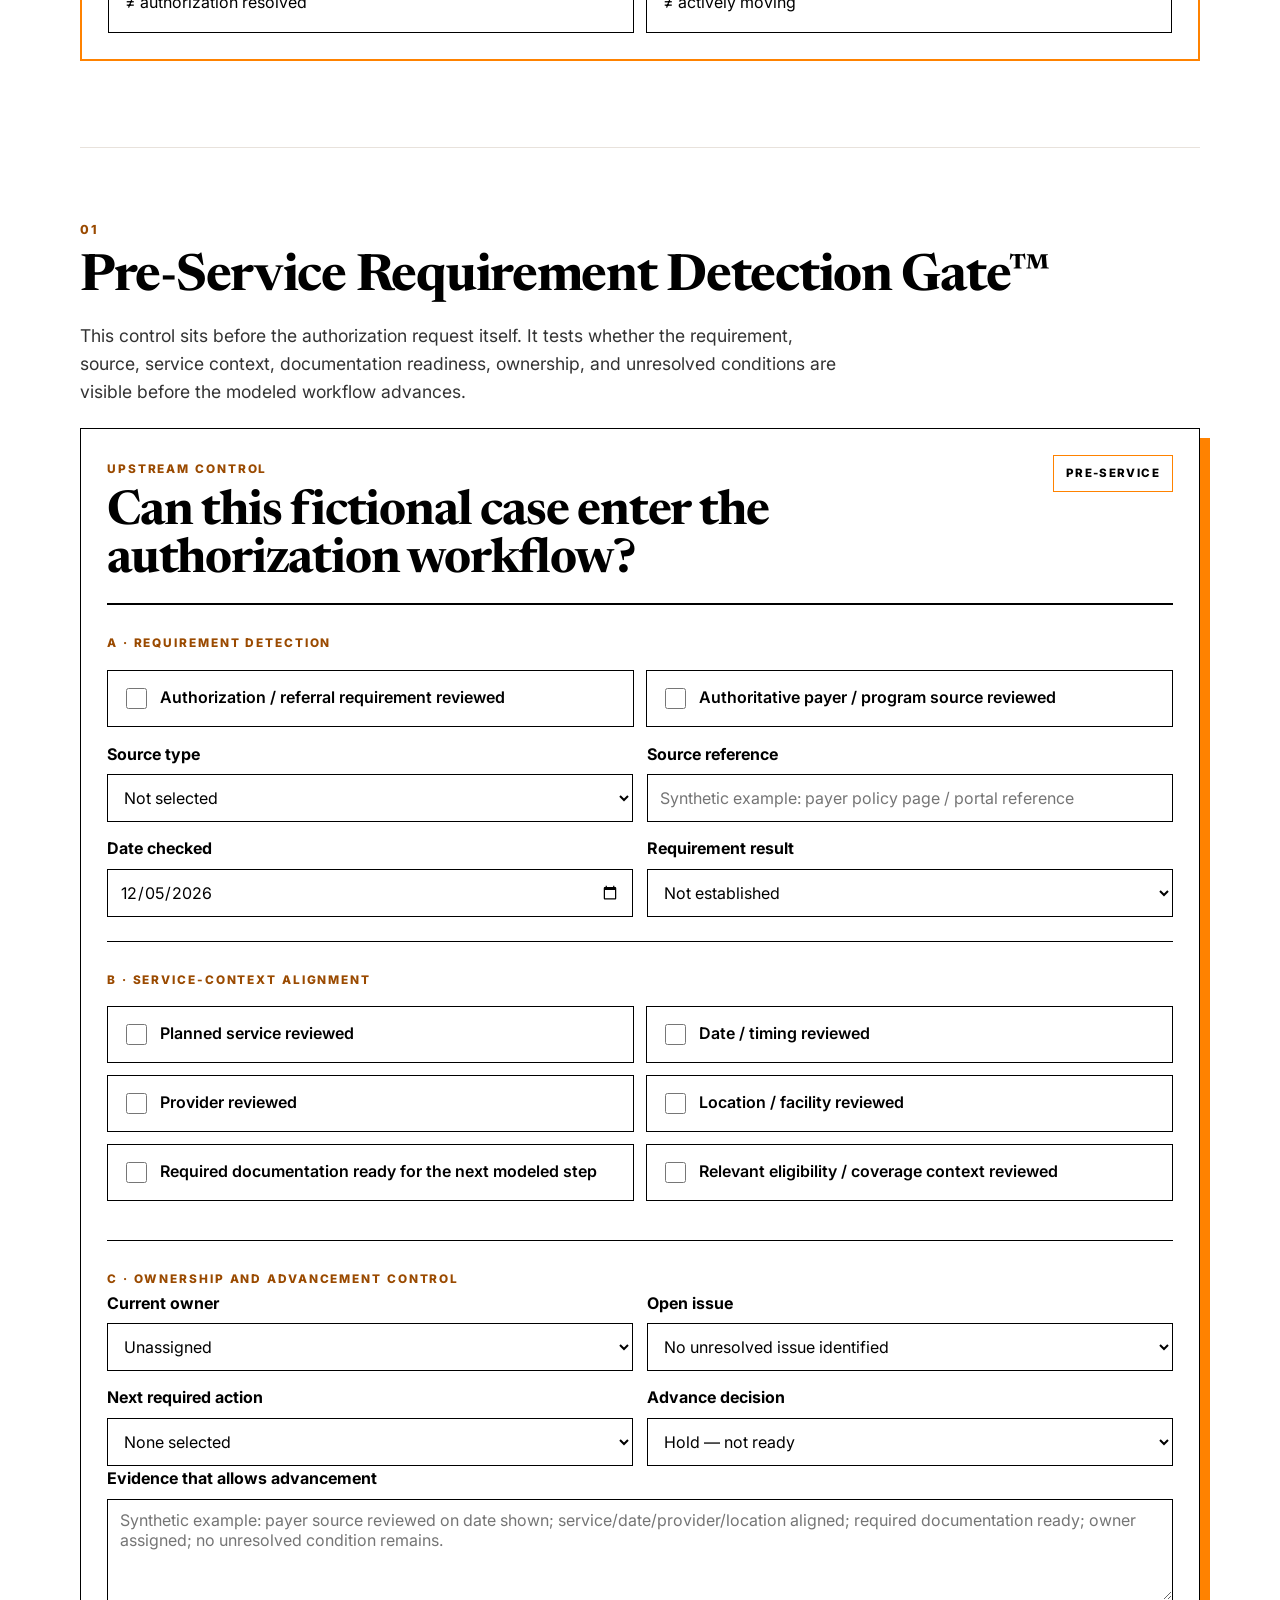
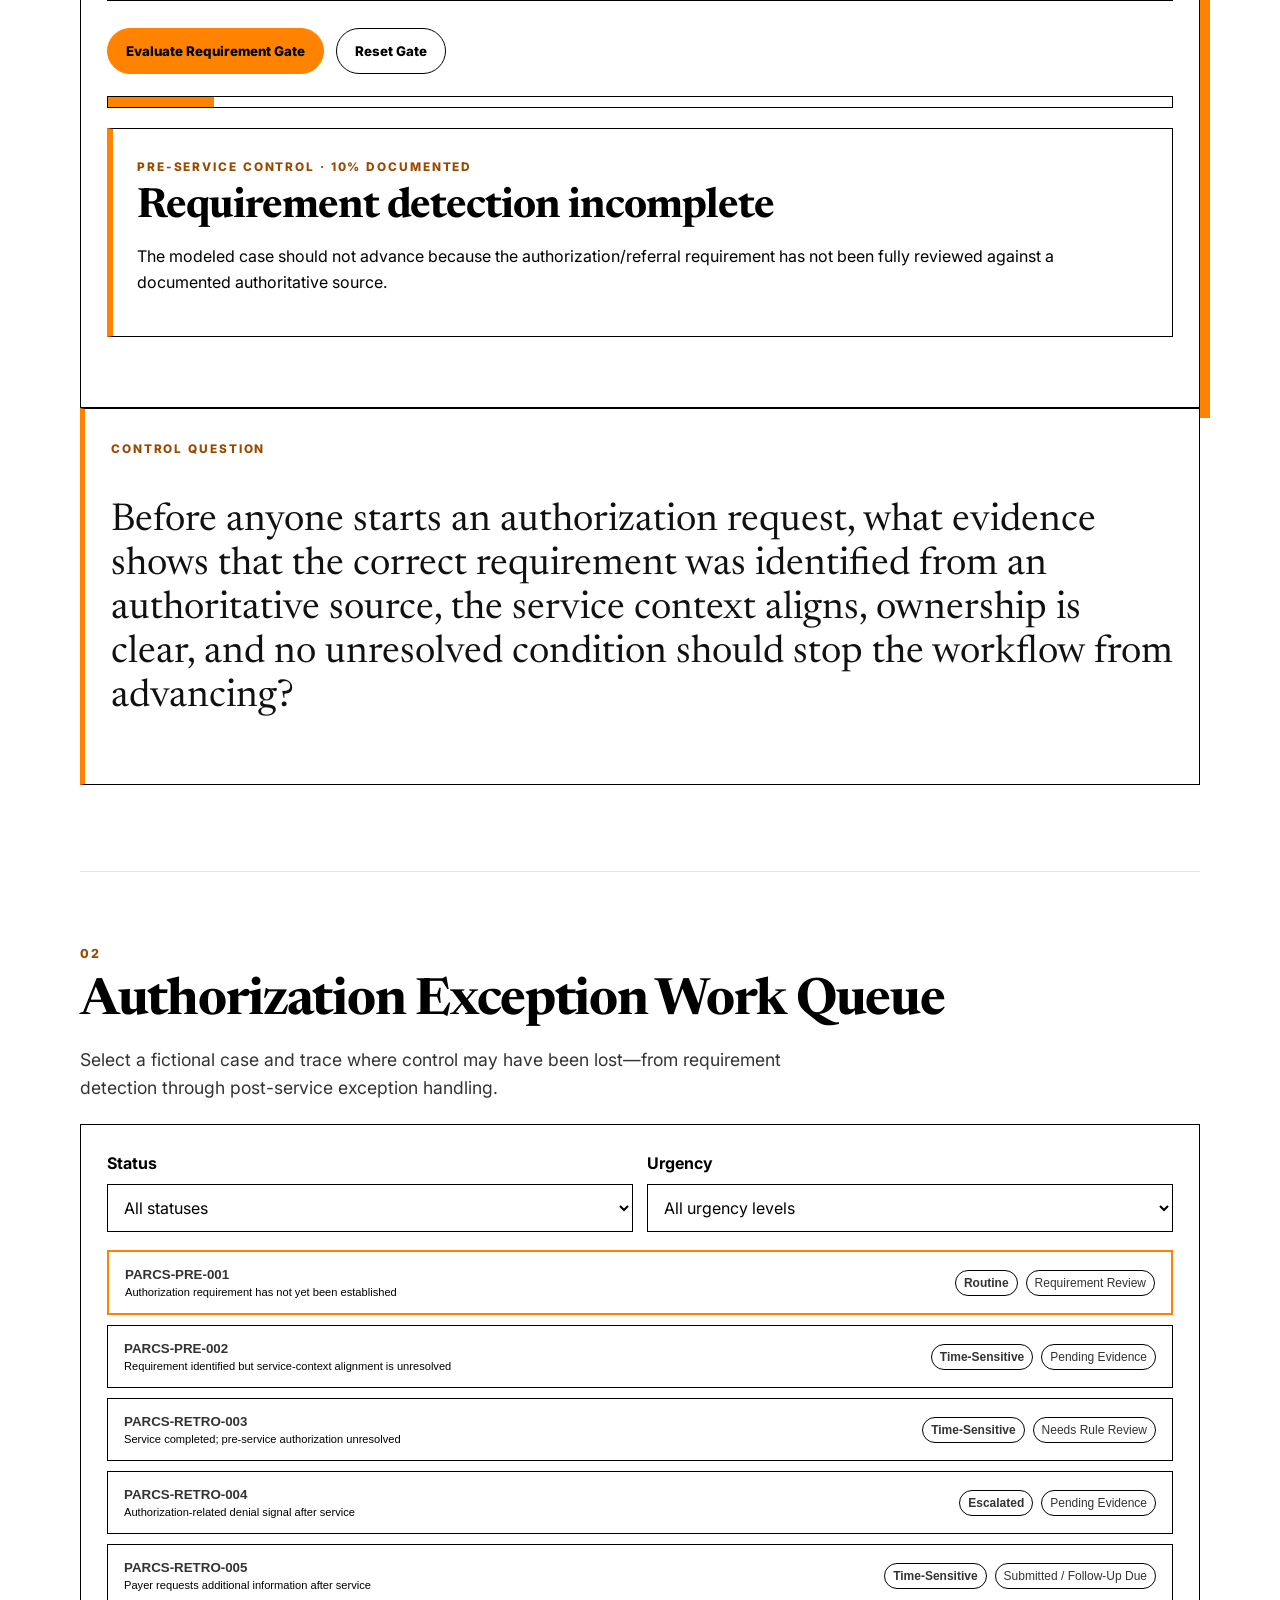
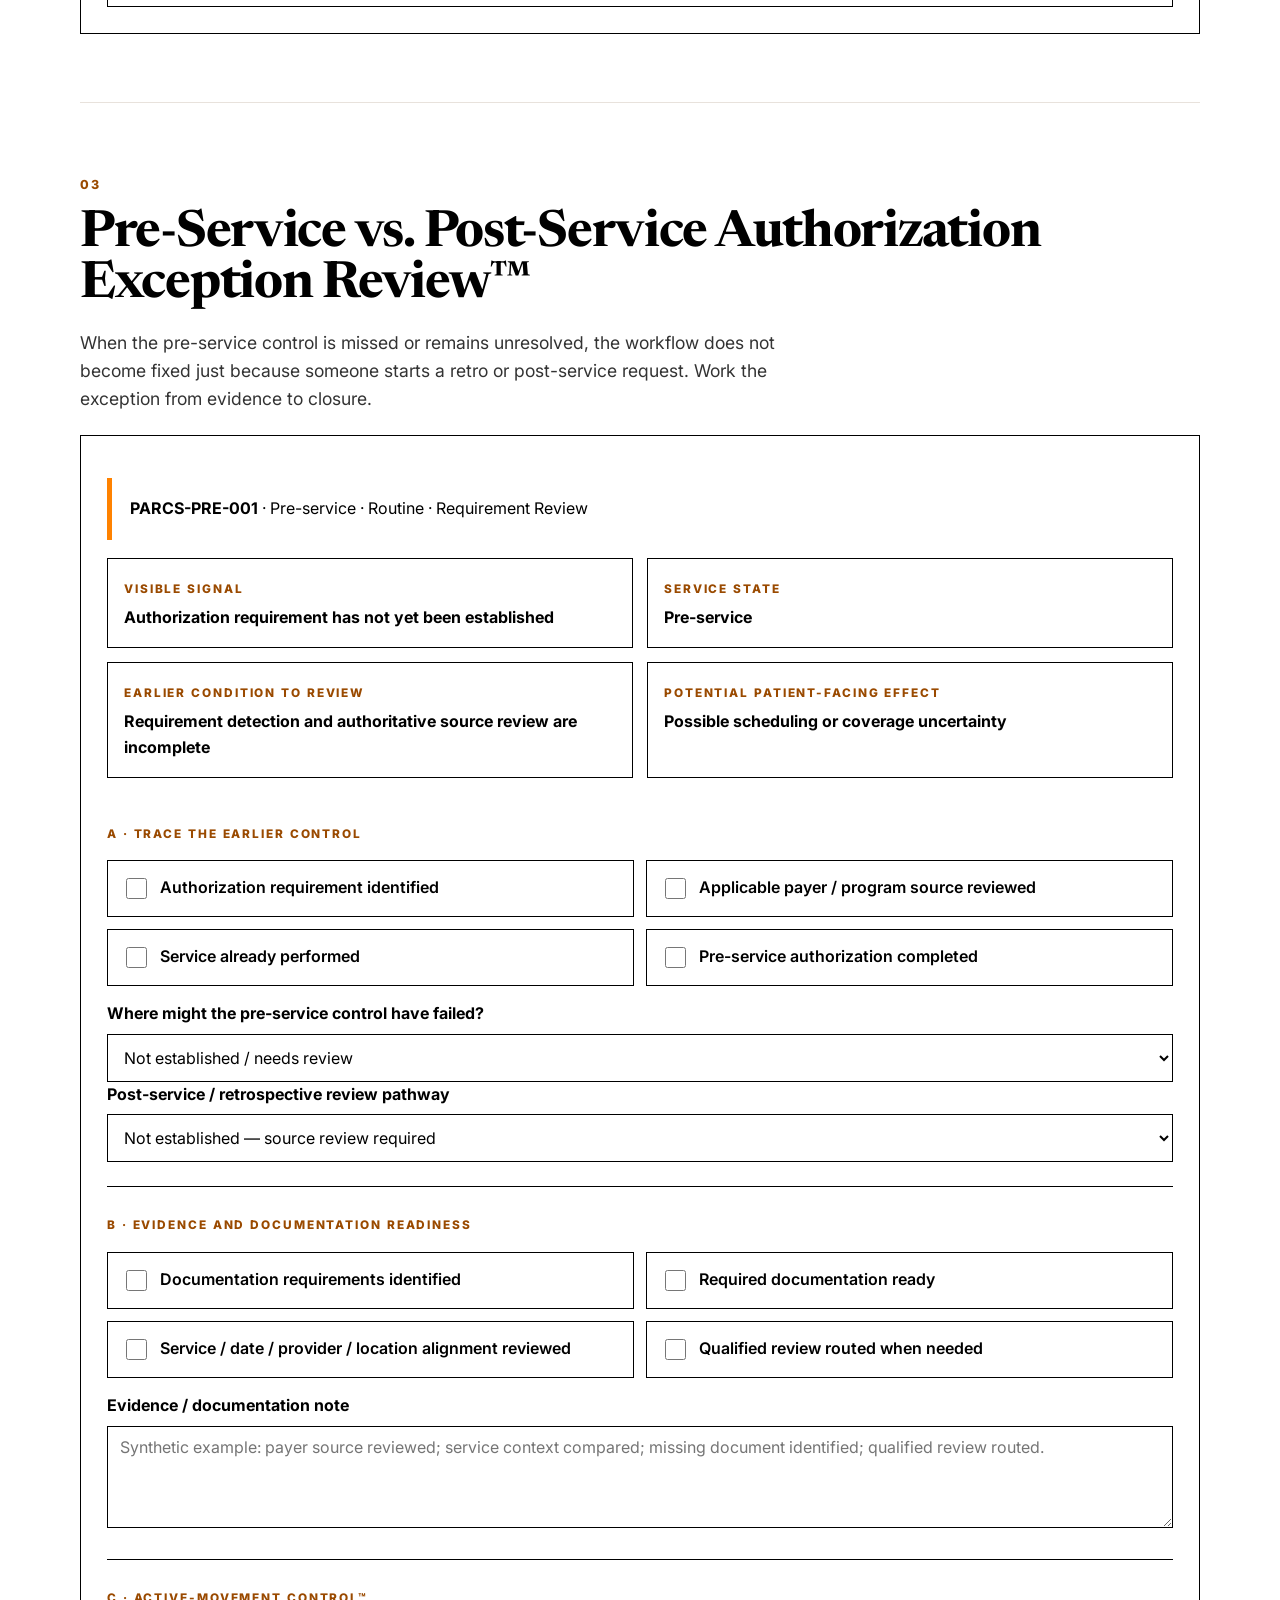
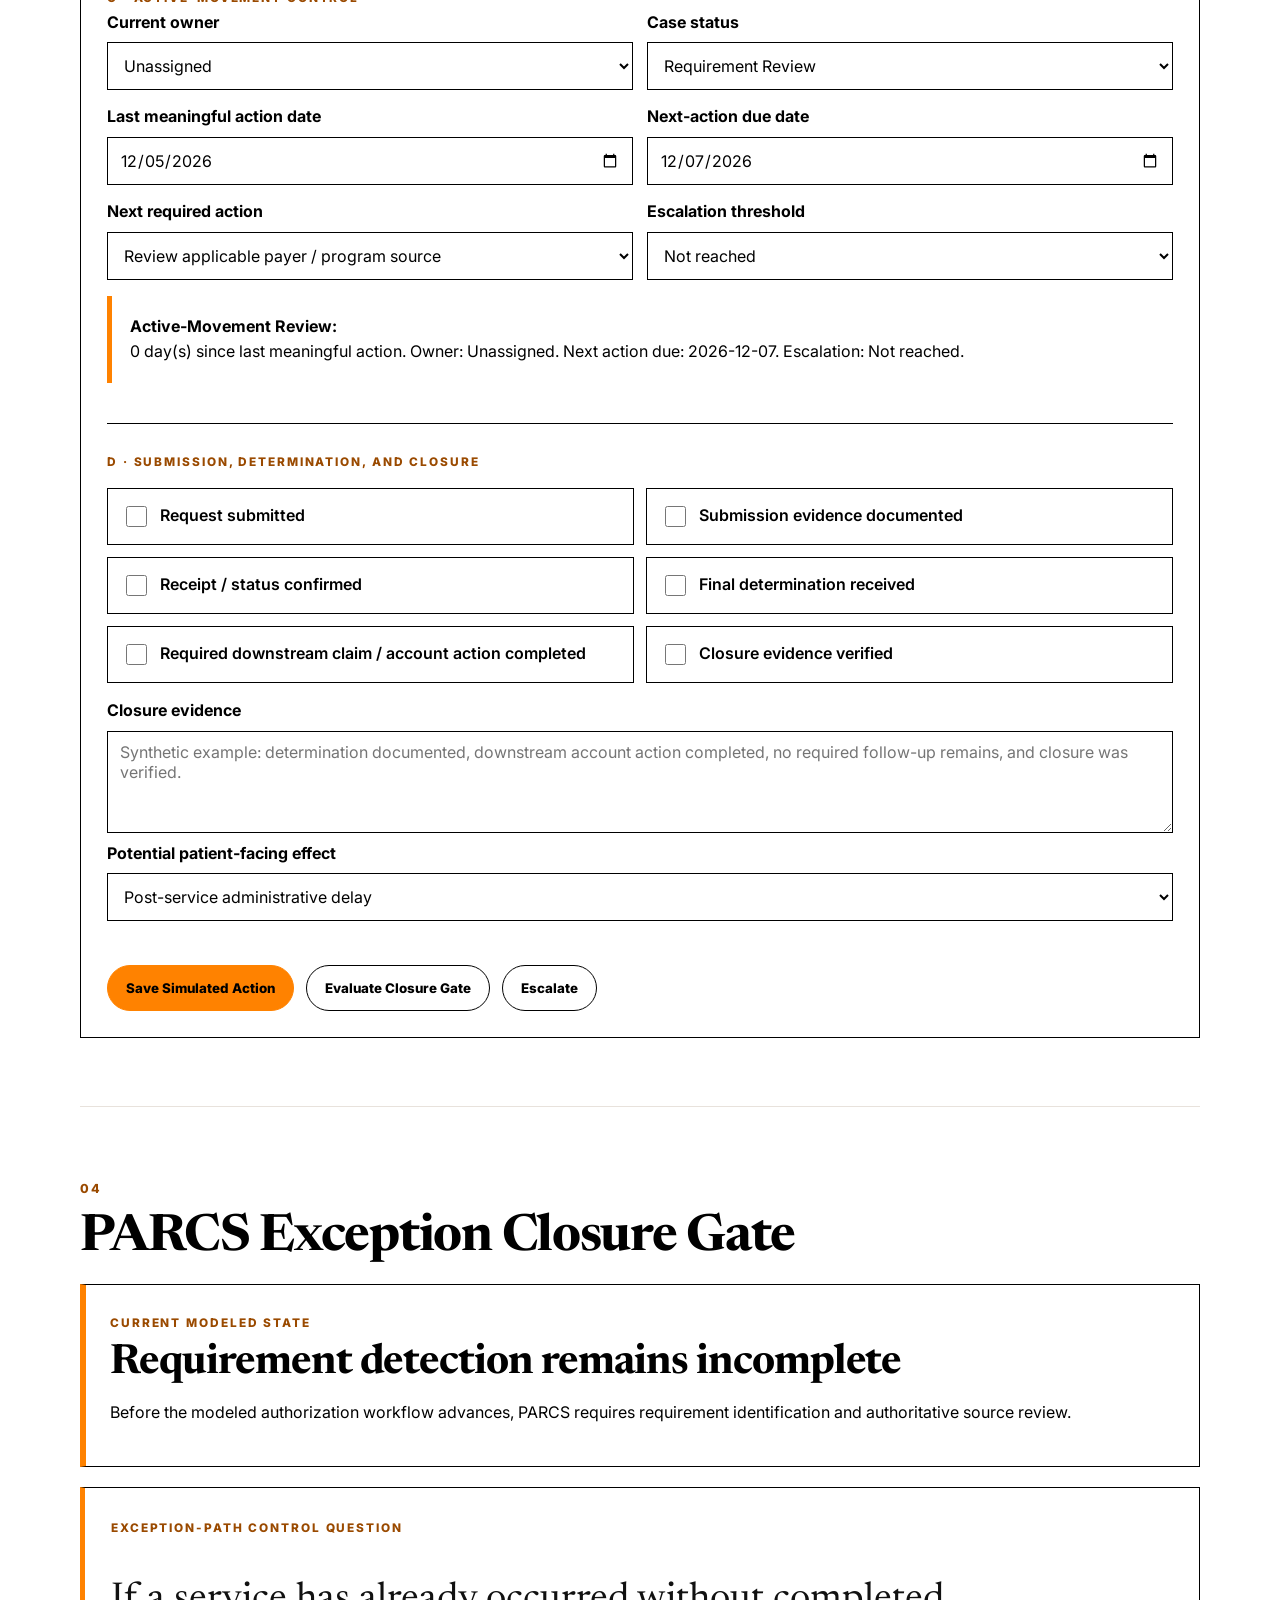
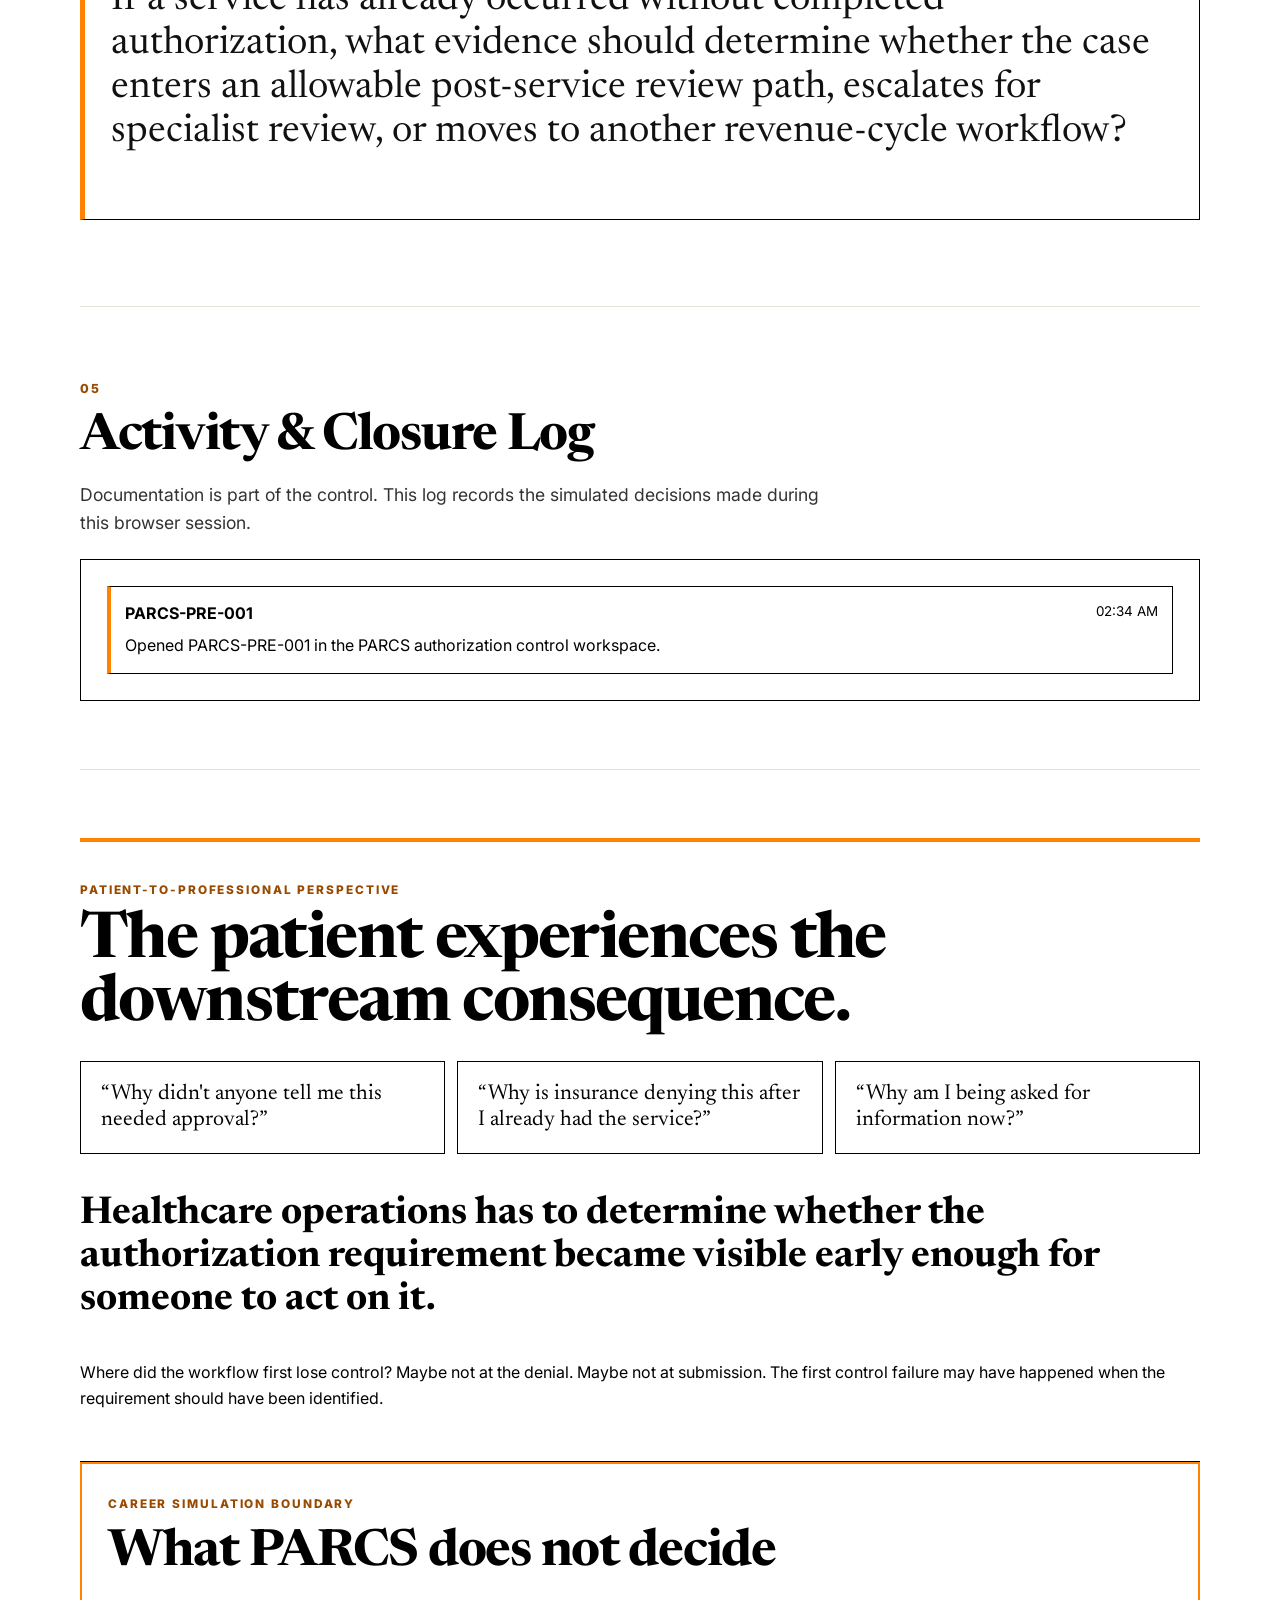
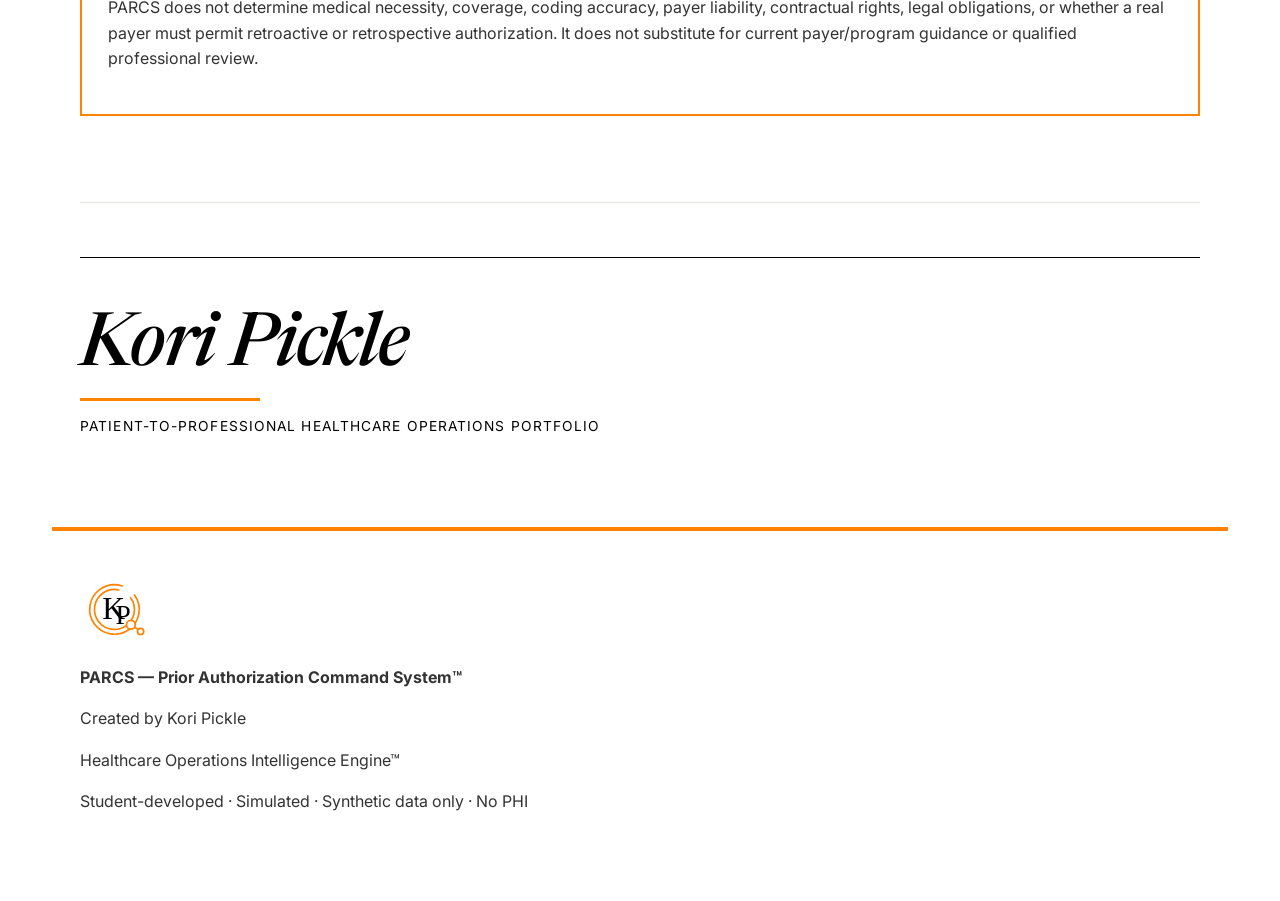
<file: pre-post-service-authorization-review.html>
<!DOCTYPE html>
<html lang="en">
<head>
  <meta charset="UTF-8">
  <meta name="viewport" content="width=device-width,initial-scale=1">
  <title>PARCS | Authorization Control Workspace™</title>
  <meta name="description" content="Student-developed, simulated, no-PHI prior authorization workflow workspace with pre-service requirement detection, exception routing, active movement, and closure verification.">
  <link rel="stylesheet" href="style.css">
</head>
<body>
<header class="site-header">
  <nav class="nav-shell">
    <div class="brand-mark">PARCS</div>
    <div class="nav-links">
      <a href="index.html">Home</a>
      <a href="#requirement-gate">Requirement Gate</a>
      <a href="#queue">Queue</a>
      <a href="#workbench">Exception Workbench</a>
      <a href="#gate">Closure Gate</a>
      <a href="#activity">Activity</a>
    </div>
  </nav>
</header>

<main class="retro-review-page">
  <section class="page-hero premium-hero">
    <div class="eyebrow">Healthcare Operations Intelligence Engine™ · Career-Style Student Simulation</div>
    <h1>PARCS Authorization Control Workspace™</h1>
    <p class="hero-subtitle">A premium interactive simulation for practicing where authorization control begins, how exceptions move, who owns the next action, and what evidence is required before a modeled case can advance or close.</p>
    <p class="hero-subtitle"><strong>Student-developed · Simulated · Synthetic data only · No PHI</strong></p>
    <div class="hero-control-path" aria-label="PARCS workflow">
      <div><span>01</span><strong>Requirement Detection</strong></div>
      <div><span>02</span><strong>Source Verification</strong></div>
      <div><span>03</span><strong>Readiness</strong></div>
      <div><span>04</span><strong>Ownership</strong></div>
      <div><span>05</span><strong>Submission</strong></div>
      <div><span>06</span><strong>Active Follow-Up</strong></div>
      <div><span>07</span><strong>Determination</strong></div>
      <div><span>08</span><strong>Closure</strong></div>
    </div>
  </section>

  <section class="content-section">
    <div class="content-card accent-card">
      <span class="mini-label">Operating principle</span>
      <h2>The authorization workflow begins before the request is submitted.</h2>
      <p>If the requirement is never identified, the downstream team may inherit a much harder exception after the service or claim already exists. PARCS now starts with the question: <strong>Did the authorization or referral requirement become visible early enough for someone to act on it?</strong></p>
      <div class="distinction-grid">
        <div><strong>Requirement identified</strong><span>≠ authorization completed</span></div>
        <div><strong>Clinical need</strong><span>≠ administrative authorization clearance</span></div>
        <div><strong>Retro request submitted</strong><span>≠ authorization resolved</span></div>
        <div><strong>Technically open</strong><span>≠ actively moving</span></div>
      </div>
    </div>
  </section>

  <section id="requirement-gate" class="content-section">
    <div class="section-intro">
      <span class="section-number">01</span>
      <h2>Pre-Service Requirement Detection Gate™</h2>
      <p>This control sits before the authorization request itself. It tests whether the requirement, source, service context, documentation readiness, ownership, and unresolved conditions are visible before the modeled workflow advances.</p>
    </div>

    <div class="interactive-panel requirement-gate-panel">
      <div class="control-header-row">
        <div>
          <span class="mini-label">Upstream control</span>
          <h3>Can this fictional case enter the authorization workflow?</h3>
        </div>
        <div class="control-chip">PRE-SERVICE</div>
      </div>

      <div class="form-section">
        <span class="mini-label">A · Requirement detection</span>
        <div class="checklist-grid">
          <label class="check-item"><input id="gateRequirementReviewed" type="checkbox"><span>Authorization / referral requirement reviewed</span></label>
          <label class="check-item"><input id="gateSourceReviewed" type="checkbox"><span>Authoritative payer / program source reviewed</span></label>
        </div>
        <div class="form-grid">
          <label>Source type
            <select id="gateSourceType">
              <option>Not selected</option>
              <option>Payer portal / payer policy source</option>
              <option>Program guidance / government source</option>
              <option>Organizational authorization resource</option>
              <option>Qualified specialist review required</option>
            </select>
          </label>
          <label>Source reference
            <input id="gateSourceReference" type="text" placeholder="Synthetic example: payer policy page / portal reference">
          </label>
          <label>Date checked
            <input id="gateSourceDate" type="date">
          </label>
          <label>Requirement result
            <select id="gateRequirementResult">
              <option>Not established</option>
              <option>Authorization / referral required</option>
              <option>Not required in this synthetic scenario</option>
              <option>Needs qualified review</option>
            </select>
          </label>
        </div>
      </div>

      <div class="form-section">
        <span class="mini-label">B · Service-context alignment</span>
        <div class="checklist-grid">
          <label class="check-item"><input id="gateServiceReviewed" type="checkbox"><span>Planned service reviewed</span></label>
          <label class="check-item"><input id="gateDateReviewed" type="checkbox"><span>Date / timing reviewed</span></label>
          <label class="check-item"><input id="gateProviderReviewed" type="checkbox"><span>Provider reviewed</span></label>
          <label class="check-item"><input id="gateLocationReviewed" type="checkbox"><span>Location / facility reviewed</span></label>
          <label class="check-item"><input id="gateDocumentationReady" type="checkbox"><span>Required documentation ready for the next modeled step</span></label>
          <label class="check-item"><input id="gateEligibilityContext" type="checkbox"><span>Relevant eligibility / coverage context reviewed</span></label>
        </div>
      </div>

      <div class="form-section">
        <span class="mini-label">C · Ownership and advancement control</span>
        <div class="form-grid">
          <label>Current owner
            <select id="gateOwner">
              <option>Unassigned</option>
              <option>Patient Access</option>
              <option>Eligibility / Financial Clearance</option>
              <option>Prior Authorization Support</option>
              <option>Documentation / Clinical Support</option>
              <option>Qualified Specialist Review</option>
            </select>
          </label>
          <label>Open issue
            <select id="gateOpenIssue">
              <option>No unresolved issue identified</option>
              <option>Requirement still unclear</option>
              <option>Source verification incomplete</option>
              <option>Service alignment issue</option>
              <option>Documentation not ready</option>
              <option>Ownership gap</option>
              <option>Qualified review needed</option>
            </select>
          </label>
          <label>Next required action
            <select id="gateNextAction">
              <option>None selected</option>
              <option>Verify requirement source</option>
              <option>Clarify service / date / provider / location</option>
              <option>Obtain required documentation</option>
              <option>Assign authorization owner</option>
              <option>Route for qualified review</option>
              <option>Begin authorization request</option>
              <option>Document no-authorization-required result</option>
            </select>
          </label>
          <label>Advance decision
            <select id="gateAdvanceDecision">
              <option>Hold — not ready</option>
              <option>Advance to authorization workflow</option>
              <option>Advance without authorization in this synthetic scenario</option>
              <option>Route to qualified review</option>
            </select>
          </label>
        </div>

        <label>Evidence that allows advancement
          <textarea id="gateAdvanceEvidence" rows="4" placeholder="Synthetic example: payer source reviewed on date shown; service/date/provider/location aligned; required documentation ready; owner assigned; no unresolved condition remains."></textarea>
        </label>

        <div class="control-actions">
          <button id="evaluateRequirementGate" class="action-button" type="button">Evaluate Requirement Gate</button>
          <button id="resetRequirementGate" class="secondary-button" type="button">Reset Gate</button>
        </div>
        <div class="progress-track"><div id="requirementProgress" class="progress-bar"></div></div>
        <div id="requirementGateResult" class="gate-result" aria-live="polite"></div>
      </div>
    </div>

    <div class="content-card statement-card">
      <span class="mini-label">Control question</span>
      <p>Before anyone starts an authorization request, what evidence shows that the correct requirement was identified from an authoritative source, the service context aligns, ownership is clear, and no unresolved condition should stop the workflow from advancing?</p>
    </div>
  </section>

  <section id="queue" class="content-section">
    <div class="section-intro">
      <span class="section-number">02</span>
      <h2>Authorization Exception Work Queue</h2>
      <p>Select a fictional case and trace where control may have been lost—from requirement detection through post-service exception handling.</p>
    </div>
    <div class="interactive-panel">
      <div class="queue-toolbar">
        <label>Status
          <select id="statusFilter">
            <option value="all">All statuses</option>
            <option>Requirement Review</option>
            <option>Needs Rule Review</option>
            <option>Pending Evidence</option>
            <option>Submitted / Follow-Up Due</option>
            <option>Specialist Review</option>
            <option>Closed</option>
          </select>
        </label>
        <label>Urgency
          <select id="urgencyFilter">
            <option value="all">All urgency levels</option>
            <option>Routine</option>
            <option>Time-Sensitive</option>
            <option>Escalated</option>
          </select>
        </label>
      </div>
      <div id="queueList" class="queue-list"></div>
    </div>
  </section>

  <section id="workbench" class="content-section">
    <div class="section-intro">
      <span class="section-number">03</span>
      <h2>Pre-Service vs. Post-Service Authorization Exception Review™</h2>
      <p>When the pre-service control is missed or remains unresolved, the workflow does not become fixed just because someone starts a retro or post-service request. Work the exception from evidence to closure.</p>
    </div>

    <div class="interactive-panel">
      <div id="caseHeader" class="status-box"></div>

      <div class="workbench-grid">
        <div><span class="mini-label">Visible signal</span><strong id="visibleSignal"></strong></div>
        <div><span class="mini-label">Service state</span><strong id="serviceState"></strong></div>
        <div><span class="mini-label">Earlier condition to review</span><strong id="earlierCondition"></strong></div>
        <div><span class="mini-label">Potential patient-facing effect</span><strong id="patientEffectSummary"></strong></div>
      </div>

      <form id="reviewForm">
        <div class="form-section">
          <span class="mini-label">A · Trace the earlier control</span>
          <div class="checklist-grid">
            <label class="check-item"><input id="requirementIdentified" type="checkbox"><span>Authorization requirement identified</span></label>
            <label class="check-item"><input id="sourceReviewed" type="checkbox"><span>Applicable payer / program source reviewed</span></label>
            <label class="check-item"><input id="servicePerformed" type="checkbox"><span>Service already performed</span></label>
            <label class="check-item"><input id="preServiceComplete" type="checkbox"><span>Pre-service authorization completed</span></label>
          </div>
          <label>Where might the pre-service control have failed?
            <select id="missReason">
              <option>Not established / needs review</option>
              <option>Requirement not identified before service</option>
              <option>Authoritative source not reviewed</option>
              <option>Documentation not ready</option>
              <option>Ownership / handoff gap</option>
              <option>Submission not completed</option>
              <option>Service / date / provider / location mismatch</option>
              <option>Emergency or other exception scenario requires qualified review</option>
            </select>
          </label>
          <label>Post-service / retrospective review pathway
            <select id="retroPath">
              <option>Not established — source review required</option>
              <option>Potentially available in this synthetic scenario</option>
              <option>Not supported by the reviewed synthetic rule path</option>
              <option>Qualified specialist review required</option>
            </select>
          </label>
        </div>

        <div class="form-section">
          <span class="mini-label">B · Evidence and documentation readiness</span>
          <div class="checklist-grid">
            <label class="check-item"><input id="docRequirements" type="checkbox"><span>Documentation requirements identified</span></label>
            <label class="check-item"><input id="docsReady" type="checkbox"><span>Required documentation ready</span></label>
            <label class="check-item"><input id="serviceAlignment" type="checkbox"><span>Service / date / provider / location alignment reviewed</span></label>
            <label class="check-item"><input id="qualifiedReview" type="checkbox"><span>Qualified review routed when needed</span></label>
          </div>
          <label>Evidence / documentation note
            <textarea id="evidenceNote" rows="4" placeholder="Synthetic example: payer source reviewed; service context compared; missing document identified; qualified review routed."></textarea>
          </label>
        </div>

        <div class="form-section">
          <span class="mini-label">C · Active-Movement Control™</span>
          <div class="form-grid">
            <label>Current owner
              <select id="owner">
                <option>Unassigned</option>
                <option>Prior Authorization Support</option>
                <option>Patient Access</option>
                <option>Documentation / Clinical Support</option>
                <option>Payer Follow-Up</option>
                <option>Claims / A/R Follow-Up</option>
                <option>Qualified Specialist Review</option>
              </select>
            </label>
            <label>Case status
              <select id="caseStatus">
                <option>Requirement Review</option>
                <option>Needs Rule Review</option>
                <option>Pending Evidence</option>
                <option>Submitted / Follow-Up Due</option>
                <option>Specialist Review</option>
                <option>Closed</option>
              </select>
            </label>
            <label>Last meaningful action date
              <input id="lastActionDate" type="date">
            </label>
            <label>Next-action due date
              <input id="nextDueDate" type="date">
            </label>
            <label>Next required action
              <select id="nextAction">
                <option>Review applicable payer / program source</option>
                <option>Confirm authorization requirement</option>
                <option>Identify documentation requirements</option>
                <option>Route for qualified review</option>
                <option>Submit post-service review request</option>
                <option>Confirm payer receipt / status</option>
                <option>Follow up with payer</option>
                <option>Route downstream claim action</option>
                <option>Document closure evidence</option>
              </select>
            </label>
            <label>Escalation threshold
              <select id="escalation">
                <option>Not reached</option>
                <option>Approaching threshold</option>
                <option>Reached — escalation required</option>
              </select>
            </label>
          </div>
          <div id="movementStatus" class="status-box"></div>
        </div>

        <div class="form-section">
          <span class="mini-label">D · Submission, determination, and closure</span>
          <div class="checklist-grid">
            <label class="check-item"><input id="requestSubmitted" type="checkbox"><span>Request submitted</span></label>
            <label class="check-item"><input id="submissionEvidence" type="checkbox"><span>Submission evidence documented</span></label>
            <label class="check-item"><input id="receiptConfirmed" type="checkbox"><span>Receipt / status confirmed</span></label>
            <label class="check-item"><input id="finalDetermination" type="checkbox"><span>Final determination received</span></label>
            <label class="check-item"><input id="downstreamAction" type="checkbox"><span>Required downstream claim / account action completed</span></label>
            <label class="check-item"><input id="closureVerified" type="checkbox"><span>Closure evidence verified</span></label>
          </div>
          <label>Closure evidence
            <textarea id="closureEvidence" rows="4" placeholder="Synthetic example: determination documented, downstream account action completed, no required follow-up remains, and closure was verified."></textarea>
          </label>
          <label>Potential patient-facing effect
            <select id="patientEffect">
              <option>Coverage uncertainty</option>
              <option>Unexpected bill / balance concern</option>
              <option>Additional phone calls</option>
              <option>Post-service administrative delay</option>
              <option>Claim uncertainty</option>
              <option>No modeled patient-facing effect identified</option>
            </select>
          </label>
        </div>

        <div class="control-actions">
          <button class="action-button" type="submit">Save Simulated Action</button>
          <button id="evaluateGate" class="secondary-button" type="button">Evaluate Closure Gate</button>
          <button id="escalateCase" class="secondary-button" type="button">Escalate</button>
        </div>
      </form>
    </div>
  </section>

  <section id="gate" class="content-section">
    <div class="section-intro">
      <span class="section-number">04</span>
      <h2>PARCS Exception Closure Gate</h2>
    </div>
    <div id="gateResult" class="gate-result"></div>

    <div class="content-card statement-card">
      <span class="mini-label">Exception-path control question</span>
      <p>If a service has already occurred without completed authorization, what evidence should determine whether the case enters an allowable post-service review path, escalates for specialist review, or moves to another revenue-cycle workflow?</p>
    </div>
  </section>

  <section id="activity" class="content-section">
    <div class="section-intro">
      <span class="section-number">05</span>
      <h2>Activity & Closure Log</h2>
      <p>Documentation is part of the control. This log records the simulated decisions made during this browser session.</p>
    </div>
    <div class="interactive-panel">
      <div id="activityLog" class="activity-log"></div>
    </div>
  </section>

  <section class="content-section">
    <div class="patient-impact-panel">
      <span class="mini-label">Patient-to-professional perspective</span>
      <h2>The patient experiences the downstream consequence.</h2>
      <div class="patient-quote-grid">
        <blockquote>“Why didn't anyone tell me this needed approval?”</blockquote>
        <blockquote>“Why is insurance denying this after I already had the service?”</blockquote>
        <blockquote>“Why am I being asked for information now?”</blockquote>
      </div>
      <p class="patient-insight"><strong>Healthcare operations has to determine whether the authorization requirement became visible early enough for someone to act on it.</strong></p>
      <p>Where did the workflow first lose control? Maybe not at the denial. Maybe not at submission. The first control failure may have happened when the requirement should have been identified.</p>
    </div>

    <div class="content-card accent-card">
      <span class="mini-label">Career simulation boundary</span>
      <h2>What PARCS does not decide</h2>
      <p>PARCS does not determine medical necessity, coverage, coding accuracy, payer liability, contractual rights, legal obligations, or whether a real payer must permit retroactive or retrospective authorization. It does not substitute for current payer/program guidance or qualified professional review.</p>
    </div>
  </section>

  <section class="signature-lockup" aria-label="Kori Pickle signature">
    <div class="signature-name">Kori Pickle</div>
    <div class="signature-rule"></div>
    <div class="signature-note">Patient-to-professional healthcare operations portfolio</div>
  </section>
</main>

<footer class="site-footer upgraded-footer">
  <p><strong>PARCS — Prior Authorization Command System™</strong></p>
  <p>Created by Kori Pickle</p>
  <p>Healthcare Operations Intelligence Engine™</p>
  <p>Student-developed · Simulated · Synthetic data only · No PHI</p>
</footer>

<script>
const cases=[
  {id:"PARCS-PRE-001",signal:"Authorization requirement has not yet been established",service:"Pre-service",condition:"Requirement detection and authoritative source review are incomplete",patient:"Possible scheduling or coverage uncertainty",status:"Requirement Review",urgency:"Routine"},
  {id:"PARCS-PRE-002",signal:"Requirement identified but service-context alignment is unresolved",service:"Pre-service",condition:"Service / date / provider / location alignment needs review",patient:"Possible delay or changed appointment",status:"Pending Evidence",urgency:"Time-Sensitive"},
  {id:"PARCS-RETRO-003",signal:"Service completed; pre-service authorization unresolved",service:"Post-service",condition:"Requirement identification and permitted exception path need review",patient:"Coverage uncertainty",status:"Needs Rule Review",urgency:"Time-Sensitive"},
  {id:"PARCS-RETRO-004",signal:"Authorization-related denial signal after service",service:"Post-service",condition:"Earlier requirement detection, documentation, submission, and follow-up evidence need review",patient:"Claim uncertainty",status:"Pending Evidence",urgency:"Escalated"},
  {id:"PARCS-RETRO-005",signal:"Payer requests additional information after service",service:"Post-service",condition:"Documentation readiness and routing ownership require review",patient:"Additional phone calls",status:"Submitted / Follow-Up Due",urgency:"Time-Sensitive"}
];

let selected=cases[0];
const logs=[];
const q=s=>document.querySelector(s);
const all=s=>[...document.querySelectorAll(s)];

function todayISO(){return new Date().toISOString().slice(0,10)}
function plusDays(n){const d=new Date();d.setDate(d.getDate()+n);return d.toISOString().slice(0,10)}

function evaluateRequirementGate(){
  const requirement=q("#gateRequirementReviewed").checked;
  const source=q("#gateSourceReviewed").checked;
  const sourceType=q("#gateSourceType").value!=="Not selected";
  const sourceRef=q("#gateSourceReference").value.trim().length>0;
  const sourceDate=q("#gateSourceDate").value.length>0;
  const requirementResult=q("#gateRequirementResult").value;
  const serviceContext=["gateServiceReviewed","gateDateReviewed","gateProviderReviewed","gateLocationReviewed"].every(id=>q("#"+id).checked);
  const docs=q("#gateDocumentationReady").checked;
  const eligibility=q("#gateEligibilityContext").checked;
  const owner=q("#gateOwner").value!=="Unassigned";
  const openIssue=q("#gateOpenIssue").value;
  const action=q("#gateNextAction").value;
  const decision=q("#gateAdvanceDecision").value;
  const evidence=q("#gateAdvanceEvidence").value.trim().length>0;

  const controls=[requirement,source,sourceType,sourceRef,sourceDate,serviceContext,docs,eligibility,owner,evidence];
  const pct=Math.round(controls.filter(Boolean).length/controls.length*100);
  q("#requirementProgress").style.width=pct+"%";

  let state,title,body;
  if(!requirement || !source || !sourceType || !sourceRef || !sourceDate){
    state="blocked"; title="Requirement detection incomplete";
    body="The modeled case should not advance because the authorization/referral requirement has not been fully reviewed against a documented authoritative source.";
  }else if(requirementResult==="Needs qualified review"){
    state="review"; title="Qualified review required";
    body="PARCS cannot independently establish the authorization requirement. Route the case to the appropriate qualified role and document the result.";
  }else if(requirementResult==="Not established"){
    state="blocked"; title="Requirement result not established";
    body="Source review is documented, but the modeled requirement result remains unresolved.";
  }else if(!serviceContext || !docs || !eligibility){
    state="active"; title="Readiness controls remain open";
    body="The requirement is visible, but service-context alignment, documentation readiness, or relevant eligibility context is still incomplete.";
  }else if(!owner){
    state="blocked"; title="Ownership not established";
    body="A required workflow cannot be treated as controlled without a visible current owner.";
  }else if(openIssue!=="No unresolved issue identified"){
    state="active"; title="Unresolved condition blocks advancement";
    body="The requirement has been detected, but an unresolved condition remains. Assign the next action and hold advancement until the issue is resolved or appropriately routed.";
  }else if(action==="None selected" || decision==="Hold — not ready" || !evidence){
    state="active"; title="Advancement evidence incomplete";
    body="PARCS requires a documented next action or advancement decision and evidence showing why the case can safely move to the next modeled step.";
  }else{
    state="closed"; title="Requirement gate passed in this simulation";
    body=requirementResult==="Authorization / referral required"
      ? "The requirement is documented, the source and service context are reviewed, ownership is visible, and the case can enter the modeled authorization workflow."
      : "The source-supported result, service context, ownership, and advancement evidence are documented for this synthetic scenario.";
  }

  const el=q("#requirementGateResult");
  el.className="gate-result "+state;
  el.innerHTML='<span class="mini-label">Pre-service control · '+pct+'% documented</span><h3>'+title+'</h3><p>'+body+'</p>';
}

function resetRequirementGate(){
  ["gateRequirementReviewed","gateSourceReviewed","gateServiceReviewed","gateDateReviewed","gateProviderReviewed","gateLocationReviewed","gateDocumentationReady","gateEligibilityContext"].forEach(id=>q("#"+id).checked=false);
  q("#gateSourceType").value="Not selected";
  q("#gateSourceReference").value="";
  q("#gateSourceDate").value=todayISO();
  q("#gateRequirementResult").value="Not established";
  q("#gateOwner").value="Unassigned";
  q("#gateOpenIssue").value="No unresolved issue identified";
  q("#gateNextAction").value="None selected";
  q("#gateAdvanceDecision").value="Hold — not ready";
  q("#gateAdvanceEvidence").value="";
  evaluateRequirementGate();
}

function renderQueue(){
  const sf=q("#statusFilter").value, uf=q("#urgencyFilter").value;
  const rows=cases.filter(c=>(sf==="all"||c.status===sf)&&(uf==="all"||c.urgency===uf));
  q("#queueList").innerHTML=rows.map(c=>`
    <button type="button" class="queue-row ${selected.id===c.id?"active":""}" data-id="${c.id}">
      <span><strong>${c.id}</strong><small>${c.signal}</small></span>
      <span class="queue-meta"><b>${c.urgency}</b><em>${c.status}</em></span>
    </button>`).join("") || "<p>No synthetic cases match these filters.</p>";
}

function loadCase(){
  q("#caseHeader").innerHTML=`<strong>${selected.id}</strong> · ${selected.service} · ${selected.urgency} · ${selected.status}`;
  q("#visibleSignal").textContent=selected.signal;
  q("#serviceState").textContent=selected.service;
  q("#earlierCondition").textContent=selected.condition;
  q("#patientEffectSummary").textContent=selected.patient;
  q("#servicePerformed").checked=selected.service==="Post-service";
  q("#caseStatus").value=selected.status;
  q("#patientEffect").value=["Coverage uncertainty","Claim uncertainty","Additional phone calls"].includes(selected.patient)?selected.patient:"Post-service administrative delay";
  q("#lastActionDate").value=todayISO();
  q("#nextDueDate").value=plusDays(selected.urgency==="Escalated"?1:2);
  updateMovement();
  evaluateExceptionGate();
}

function addLog(text){
  logs.unshift({case:selected.id,time:new Date().toLocaleTimeString([], {hour:"2-digit",minute:"2-digit"}),text});
  q("#activityLog").innerHTML=logs.map(l=>`<div class="log-row"><strong>${l.case}</strong><span>${l.time}</span><p>${l.text}</p></div>`).join("");
}

function updateMovement(){
  const last=q("#lastActionDate").value, due=q("#nextDueDate").value;
  let days="Not calculated";
  if(last){
    const ms=new Date(todayISO()+"T00:00:00")-new Date(last+"T00:00:00");
    days=Math.max(0,Math.floor(ms/86400000))+" day(s) since last meaningful action";
  }
  const owner=q("#owner").value;
  const escalation=q("#escalation").value;
  q("#movementStatus").innerHTML=`<strong>Active-Movement Review:</strong><br>${days}. Owner: ${owner}. Next action due: ${due||"not set"}. Escalation: ${escalation}.`;
}

function evaluateExceptionGate(){
  const post=q("#servicePerformed").checked;
  const preComplete=q("#preServiceComplete").checked;
  const source=q("#sourceReviewed").checked;
  const requirement=q("#requirementIdentified").checked;
  const path=q("#retroPath").value;
  const owner=q("#owner").value!=="Unassigned";
  const docs=q("#docRequirements").checked && q("#docsReady").checked && q("#serviceAlignment").checked;
  const submitted=q("#requestSubmitted").checked && q("#submissionEvidence").checked;
  const receipt=q("#receiptConfirmed").checked;
  const determination=q("#finalDetermination").checked;
  const downstream=q("#downstreamAction").checked;
  const closure=q("#closureVerified").checked && q("#closureEvidence").value.trim().length>0;
  let title="",body="",state="";

  if(!post && (!requirement || !source)){
    state="blocked"; title="Requirement detection remains incomplete";
    body="Before the modeled authorization workflow advances, PARCS requires requirement identification and authoritative source review.";
  }else if(!post && !preComplete){
    state="active"; title="Pre-service authorization control remains open";
    body="The requirement may be known, but the modeled case is not cleared while the pre-service authorization process remains unresolved.";
  }else if(post && (!requirement || !source)){
    state="blocked"; title="Earlier control needs reconstruction";
    body="The service has occurred, but the student model still requires reconstruction of requirement identification and applicable source review before selecting a post-service path.";
  }else if(post && path==="Not established — source review required"){
    state="blocked"; title="Exception path still unresolved";
    body="A post-service request should not be treated as the default response. The applicable path has not yet been established in the simulation.";
  }else if(post && (path==="Qualified specialist review required" || path==="Not supported by the reviewed synthetic rule path")){
    state="review"; title="Route to qualified review / alternate workflow";
    body="PARCS does not independently decide the payer or contractual outcome. The modeled case requires qualified review or another revenue-cycle path.";
  }else if(post && (!docs || !owner)){
    state="review"; title="Exception pathway identified, but control is incomplete";
    body="Documentation readiness, service alignment, and clear ownership must be established before the modeled case is considered actively controlled.";
  }else if(post && (!submitted || !receipt)){
    state="active"; title="Post-service review active — not resolved";
    body="The modeled pathway is active, but submission evidence and receipt/status confirmation are still needed. Technically open does not equal actively complete.";
  }else if(post && (!determination || !downstream || !closure)){
    state="active"; title="Determination / closure work remains";
    body="A submitted request is not closure. Final determination, required downstream action, and verified closure evidence remain open.";
  }else if(post){
    state="closed"; title="Modeled closure verified";
    body="The synthetic case has documented source review, ownership, evidence readiness, submission, receipt/status, determination, downstream action, and closure evidence.";
  }else{
    state="closed"; title="Pre-service control complete in this simulation";
    body="The modeled pre-service authorization control is complete. This does not represent a real payer, coverage, or medical-necessity determination.";
  }

  q("#gateResult").className="gate-result "+state;
  q("#gateResult").innerHTML=`<span class="mini-label">Current modeled state</span><h3>${title}</h3><p>${body}</p>`;
}

q("#evaluateRequirementGate").addEventListener("click",()=>{evaluateRequirementGate();addLog("Evaluated the Pre-Service Requirement Detection Gate™.");});
q("#resetRequirementGate").addEventListener("click",resetRequirementGate);
["gateRequirementReviewed","gateSourceReviewed","gateSourceType","gateSourceReference","gateSourceDate","gateRequirementResult","gateServiceReviewed","gateDateReviewed","gateProviderReviewed","gateLocationReviewed","gateDocumentationReady","gateEligibilityContext","gateOwner","gateOpenIssue","gateNextAction","gateAdvanceDecision","gateAdvanceEvidence"].forEach(id=>{
  q("#"+id).addEventListener("change",evaluateRequirementGate);
});

q("#queueList").addEventListener("click",e=>{
  const b=e.target.closest("[data-id]"); if(!b)return;
  selected=cases.find(c=>c.id===b.dataset.id);
  renderQueue();loadCase();q("#workbench").scrollIntoView({behavior:"smooth",block:"start"});
});

q("#statusFilter").addEventListener("change",renderQueue);
q("#urgencyFilter").addEventListener("change",renderQueue);
["lastActionDate","nextDueDate","owner","escalation"].forEach(id=>q("#"+id).addEventListener("change",updateMovement));
all("#reviewForm input, #reviewForm select, #reviewForm textarea").forEach(el=>el.addEventListener("change",evaluateExceptionGate));

q("#reviewForm").addEventListener("submit",e=>{
  e.preventDefault();
  selected.status=q("#caseStatus").value;
  addLog("Saved simulated action: "+q("#nextAction").value+". Owner: "+q("#owner").value+". Status: "+selected.status+".");
  renderQueue();updateMovement();evaluateExceptionGate();
});

q("#evaluateGate").addEventListener("click",()=>{evaluateExceptionGate();addLog("Evaluated the PARCS exception closure gate against the current synthetic evidence.");});
q("#escalateCase").addEventListener("click",()=>{
  q("#caseStatus").value="Specialist Review";
  q("#escalation").value="Reached — escalation required";
  selected.status="Specialist Review";
  addLog("Escalated the synthetic case for qualified review.");
  renderQueue();updateMovement();evaluateExceptionGate();
});

q("#gateSourceDate").value=todayISO();
renderQueue();
loadCase();
evaluateRequirementGate();
addLog("Opened "+selected.id+" in the PARCS authorization control workspace.");
</script>
</body>
</html>
</file>
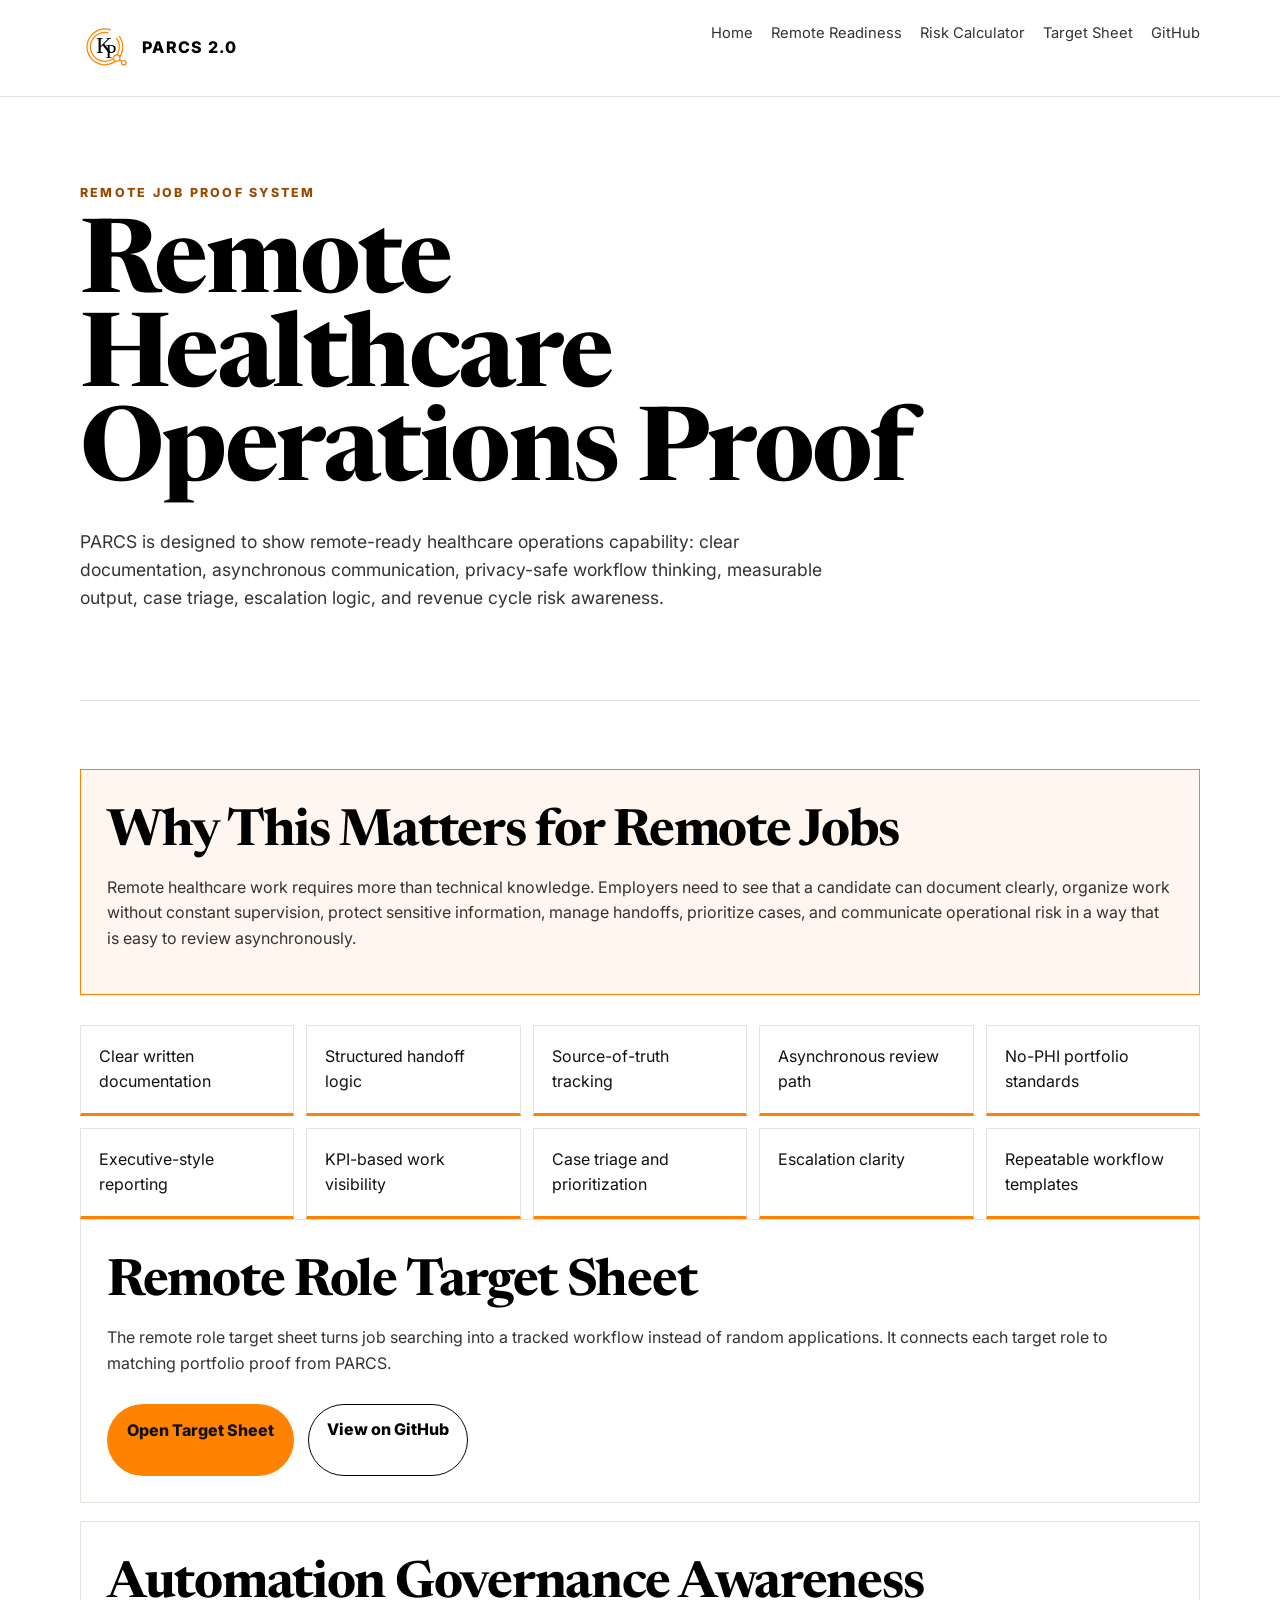
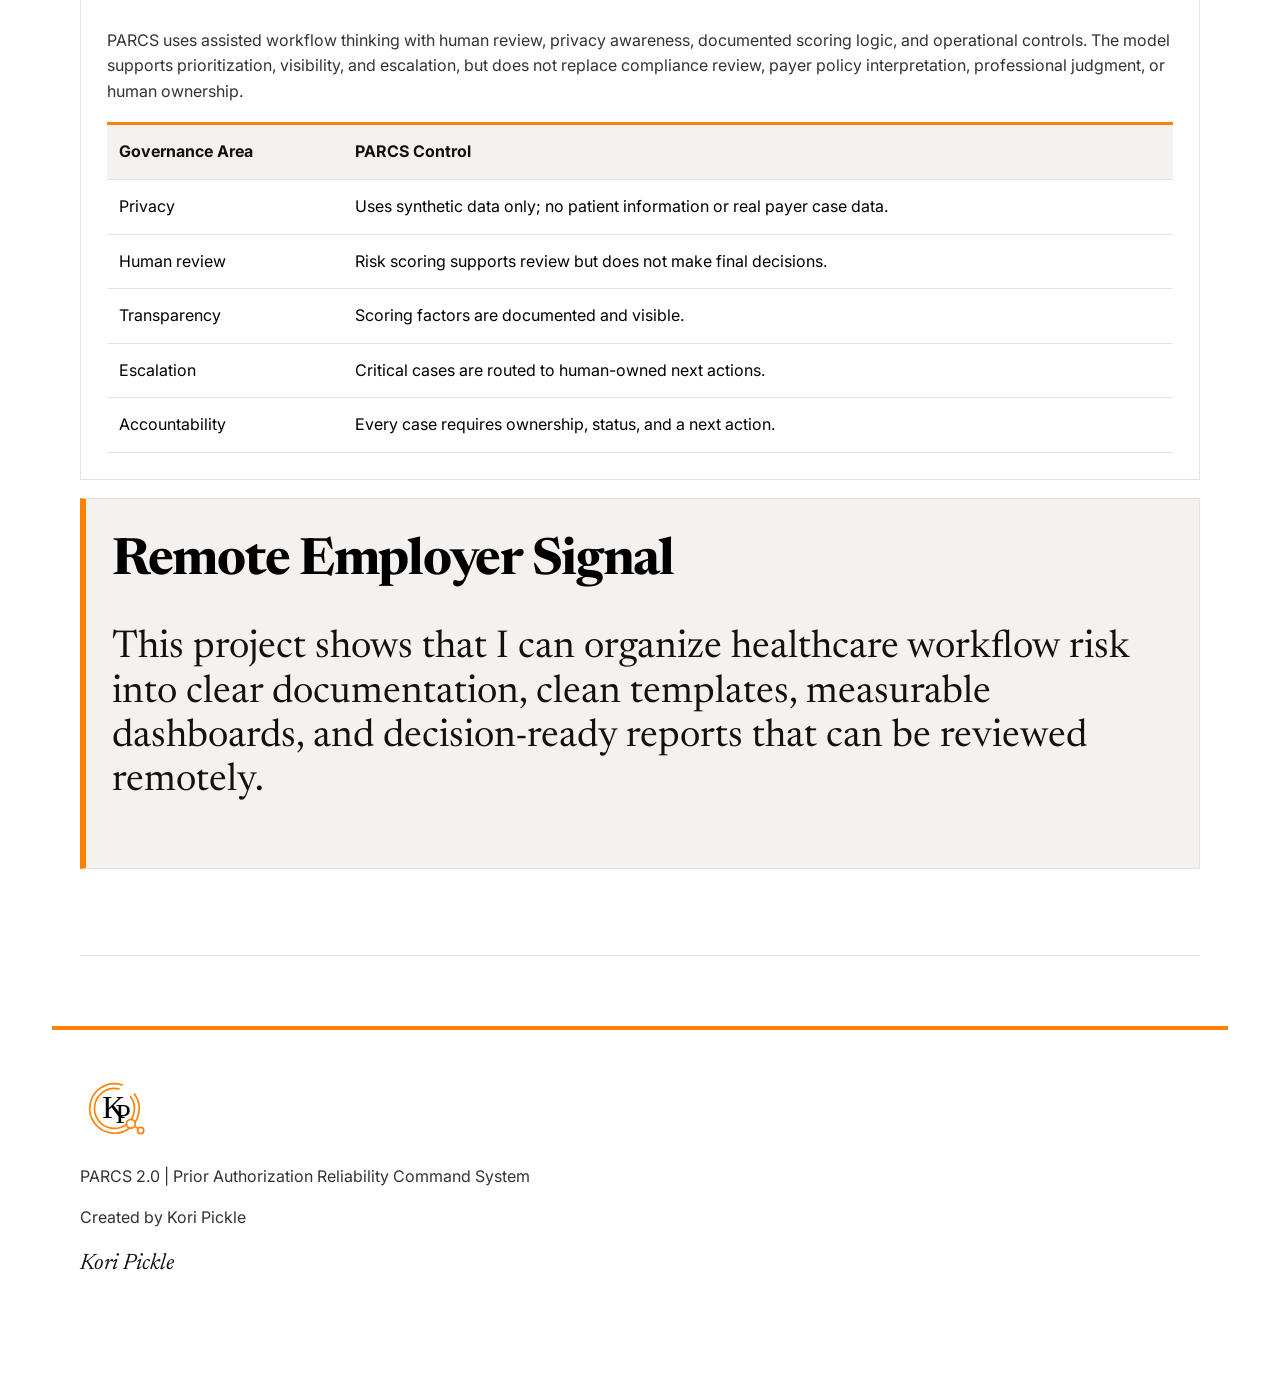
<file: remote-job-proof-system.html>
<!DOCTYPE html>
<html lang="en">
<head>
  <meta charset="UTF-8" />
  <meta name="viewport" content="width=device-width, initial-scale=1.0" />
  <title>Remote Job Proof System | PARCS 2.0</title>
  <link rel="stylesheet" href="style.css" />
</head>
<body>
<header class="site-header">
  <nav class="nav-shell">
    <div class="brand-mark">PARCS 2.0</div>
    <div class="nav-links">
      <a href="index.html">Home</a>
      <a href="remote-work-readiness.html">Remote Readiness</a>
      <a href="authorization-risk-calculator.html">Risk Calculator</a>
      <a href="remote-role-target-sheet.csv" target="_blank" rel="noreferrer">Target Sheet</a>
      <a href="https://github.com/koripickle1101-TN/parcs-prior-authorization-command-system" target="_blank" rel="noreferrer">GitHub</a>
    </div>
  </nav>
</header>

<main>
  <section class="page-hero">
    <div class="eyebrow">Remote Job Proof System</div>
    <h1>Remote Healthcare Operations Proof</h1>
    <p class="hero-subtitle">PARCS is designed to show remote-ready healthcare operations capability: clear documentation, asynchronous communication, privacy-safe workflow thinking, measurable output, case triage, escalation logic, and revenue cycle risk awareness.</p>
  </section>

  <section class="content-section">
    <div class="content-card accent-card">
      <h2>Why This Matters for Remote Jobs</h2>
      <p>Remote healthcare work requires more than technical knowledge. Employers need to see that a candidate can document clearly, organize work without constant supervision, protect sensitive information, manage handoffs, prioritize cases, and communicate operational risk in a way that is easy to review asynchronously.</p>
    </div>

    <div class="proof-grid">
      <div>Clear written documentation</div>
      <div>Structured handoff logic</div>
      <div>Source-of-truth tracking</div>
      <div>Asynchronous review path</div>
      <div>No-PHI portfolio standards</div>
      <div>Executive-style reporting</div>
      <div>KPI-based work visibility</div>
      <div>Case triage and prioritization</div>
      <div>Escalation clarity</div>
      <div>Repeatable workflow templates</div>
    </div>

    <div class="content-card">
      <h2>Remote Role Target Sheet</h2>
      <p>The remote role target sheet turns job searching into a tracked workflow instead of random applications. It connects each target role to matching portfolio proof from PARCS.</p>
      <div class="hero-actions">
        <a class="primary-button" href="remote-role-target-sheet.csv" target="_blank" rel="noreferrer">Open Target Sheet</a>
        <a class="secondary-button" href="https://github.com/koripickle1101-TN/parcs-prior-authorization-command-system/blob/main/remote-role-target-sheet.csv" target="_blank" rel="noreferrer">View on GitHub</a>
      </div>
    </div>

    <div class="content-card">
      <h2>Automation Governance Awareness</h2>
      <p>PARCS uses assisted workflow thinking with human review, privacy awareness, documented scoring logic, and operational controls. The model supports prioritization, visibility, and escalation, but does not replace compliance review, payer policy interpretation, professional judgment, or human ownership.</p>
      <table class="branded-table">
        <tr><th>Governance Area</th><th>PARCS Control</th></tr>
        <tr><td>Privacy</td><td>Uses synthetic data only; no patient information or real payer case data.</td></tr>
        <tr><td>Human review</td><td>Risk scoring supports review but does not make final decisions.</td></tr>
        <tr><td>Transparency</td><td>Scoring factors are documented and visible.</td></tr>
        <tr><td>Escalation</td><td>Critical cases are routed to human-owned next actions.</td></tr>
        <tr><td>Accountability</td><td>Every case requires ownership, status, and a next action.</td></tr>
      </table>
    </div>

    <div class="content-card statement-card">
      <h2>Remote Employer Signal</h2>
      <p>This project shows that I can organize healthcare workflow risk into clear documentation, clean templates, measurable dashboards, and decision-ready reports that can be reviewed remotely.</p>
    </div>
  </section>
</main>

<footer class="site-footer upgraded-footer">
  <p>PARCS 2.0 | Prior Authorization Reliability Command System</p>
  <p>Created by Kori Pickle</p>
  <p class="signature">Kori Pickle</p>
</footer>
</body>
</html>
</file>
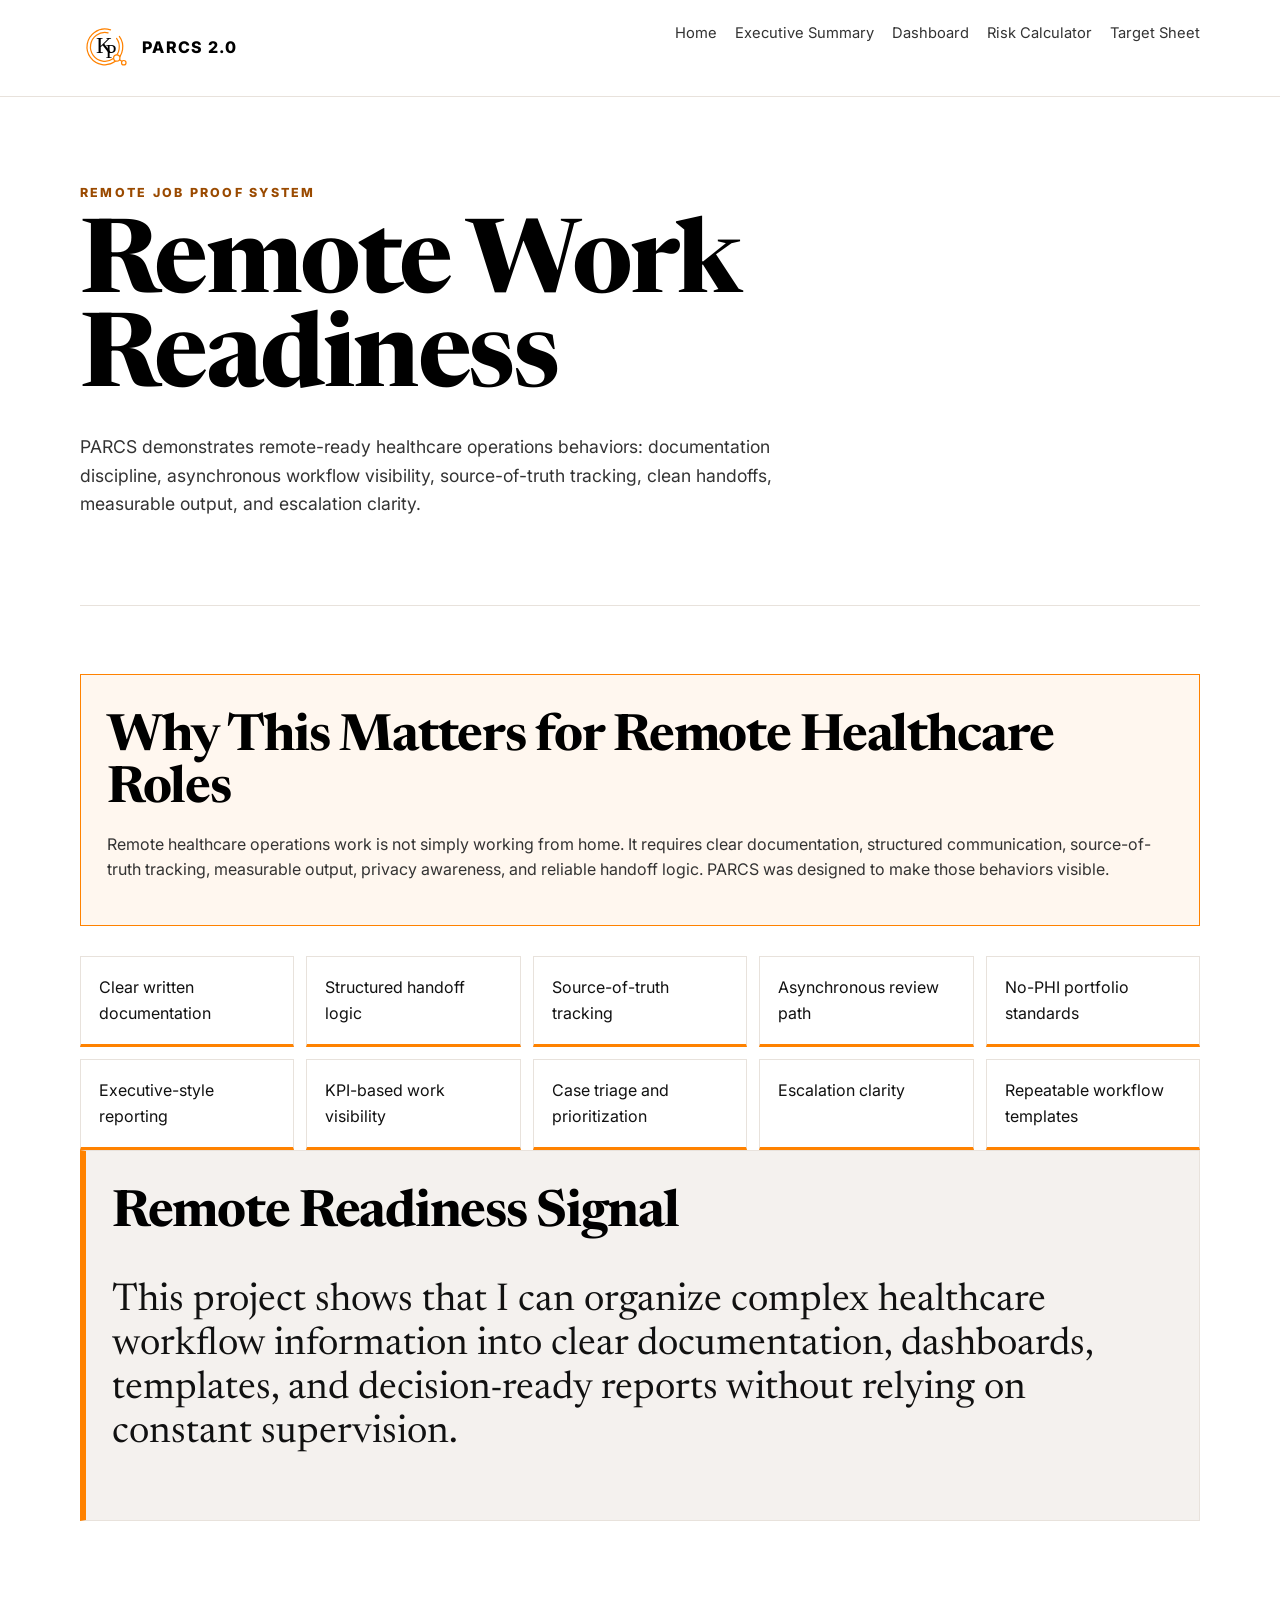
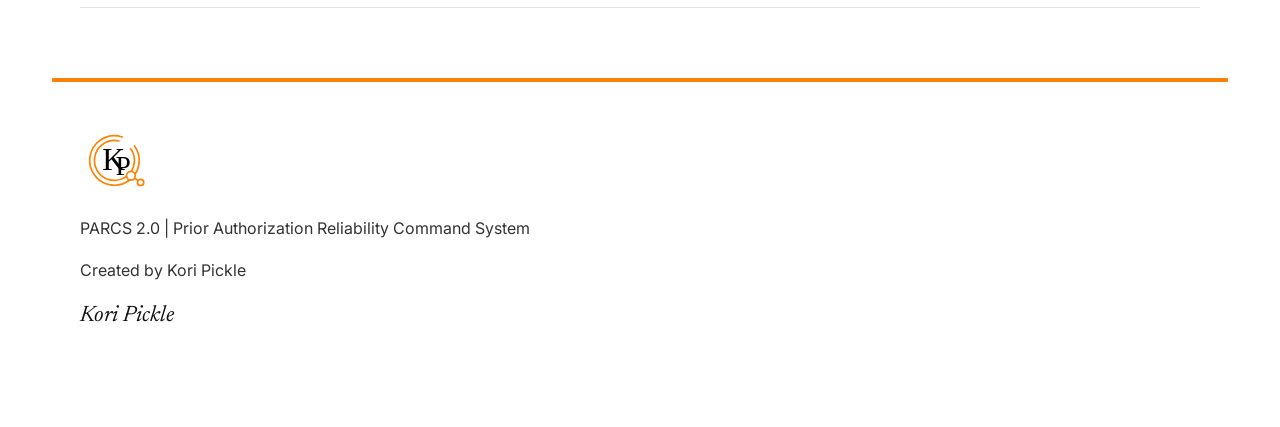
<file: remote-work-readiness.html>
<!DOCTYPE html>
<html lang="en">
<head>
  <meta charset="UTF-8" />
  <meta name="viewport" content="width=device-width, initial-scale=1.0" />
  <title>Remote Work Readiness | PARCS 2.0</title>
  <link rel="stylesheet" href="style.css" />
</head>
<body>
  <header class="site-header">
    <nav class="nav-shell">
      <div class="brand-mark">PARCS 2.0</div>
      <div class="nav-links">
        <a href="index.html">Home</a>
        <a href="executive-summary.html">Executive Summary</a>
        <a href="dashboard-wireframe.html">Dashboard</a>
        <a href="authorization-risk-calculator.html">Risk Calculator</a>
        <a href="remote-role-target-sheet.csv" target="_blank" rel="noreferrer">Target Sheet</a>
      </div>
    </nav>
  </header>

  <main>
    <section class="page-hero">
      <div class="eyebrow">Remote Job Proof System</div>
      <h1>Remote Work Readiness</h1>
      <p class="hero-subtitle">PARCS demonstrates remote-ready healthcare operations behaviors: documentation discipline, asynchronous workflow visibility, source-of-truth tracking, clean handoffs, measurable output, and escalation clarity.</p>
    </section>

    <section class="content-section">
      <div class="content-card accent-card">
        <h2>Why This Matters for Remote Healthcare Roles</h2>
        <p>Remote healthcare operations work is not simply working from home. It requires clear documentation, structured communication, source-of-truth tracking, measurable output, privacy awareness, and reliable handoff logic. PARCS was designed to make those behaviors visible.</p>
      </div>

      <div class="proof-grid">
        <div>Clear written documentation</div>
        <div>Structured handoff logic</div>
        <div>Source-of-truth tracking</div>
        <div>Asynchronous review path</div>
        <div>No-PHI portfolio standards</div>
        <div>Executive-style reporting</div>
        <div>KPI-based work visibility</div>
        <div>Case triage and prioritization</div>
        <div>Escalation clarity</div>
        <div>Repeatable workflow templates</div>
      </div>

      <div class="content-card statement-card">
        <h2>Remote Readiness Signal</h2>
        <p>This project shows that I can organize complex healthcare workflow information into clear documentation, dashboards, templates, and decision-ready reports without relying on constant supervision.</p>
      </div>
    </section>
  </main>

  <footer class="site-footer upgraded-footer">
    <p>PARCS 2.0 | Prior Authorization Reliability Command System</p>
    <p>Created by Kori Pickle</p>
    <p class="signature">Kori Pickle</p>
  </footer>
</body>
</html>
</file>
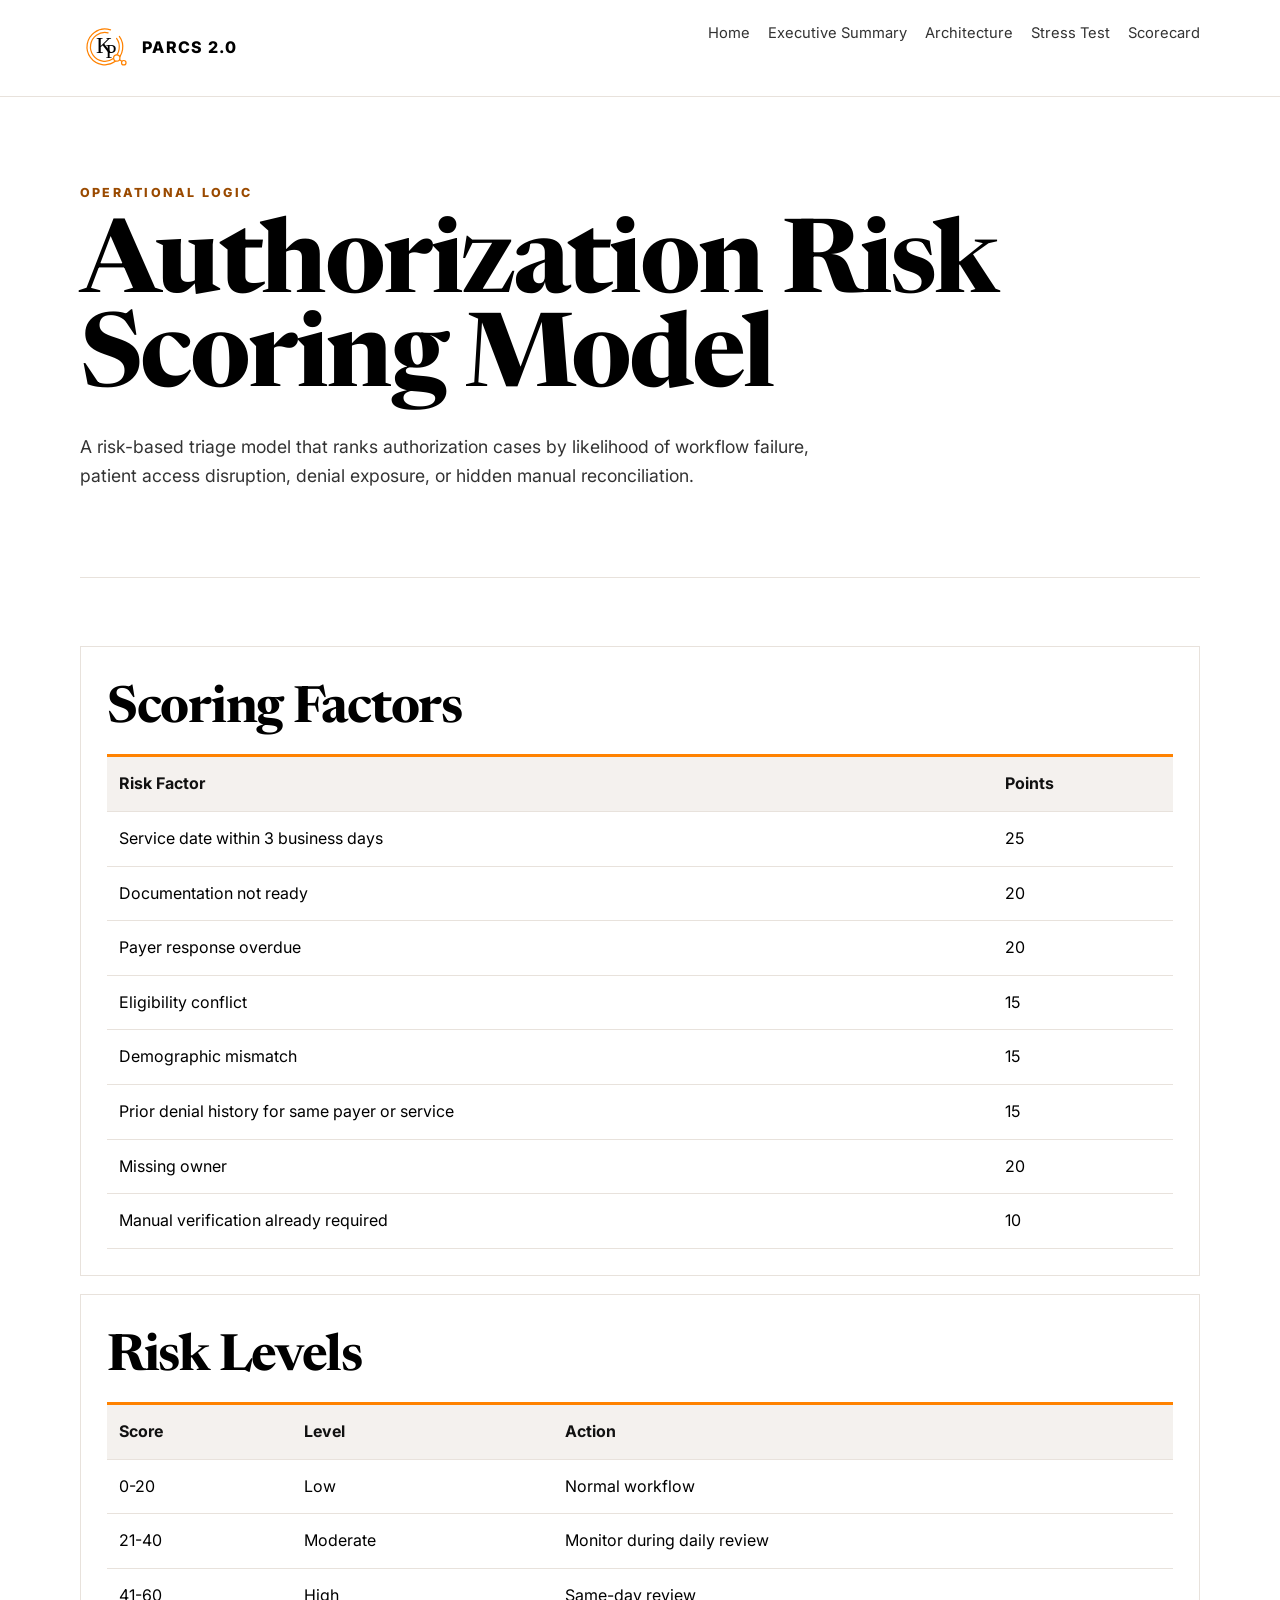
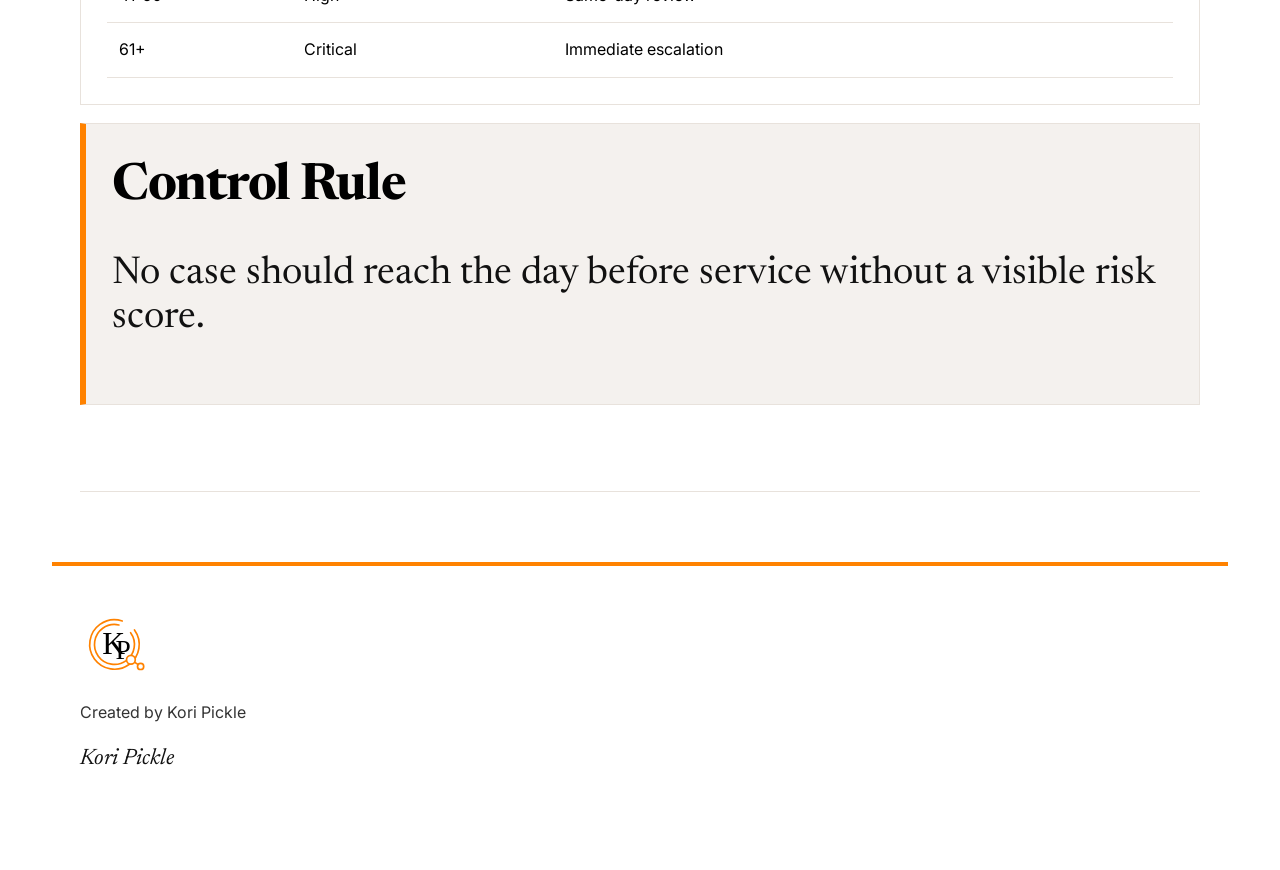
<file: risk-scoring-model.html>
<!DOCTYPE html>
<html lang="en">
<head>
  <meta charset="UTF-8" />
  <meta name="viewport" content="width=device-width, initial-scale=1.0" />
  <title>Risk Scoring Model | PARCS 2.0</title>
  <link rel="stylesheet" href="style.css" />
</head>
<body>
  <header class="site-header"><nav class="nav-shell"><div class="brand-mark">PARCS 2.0</div><div class="nav-links"><a href="index.html">Home</a><a href="executive-summary.html">Executive Summary</a><a href="system-architecture.html">Architecture</a><a href="stress-test-report.html">Stress Test</a><a href="monthly-scorecard.html">Scorecard</a></div></nav></header>
  <main>
    <section class="page-hero"><div class="eyebrow">Operational Logic</div><h1>Authorization Risk Scoring Model</h1><p class="hero-subtitle">A risk-based triage model that ranks authorization cases by likelihood of workflow failure, patient access disruption, denial exposure, or hidden manual reconciliation.</p></section>
    <section class="content-section">
      <div class="content-card"><h2>Scoring Factors</h2><table class="branded-table"><tr><th>Risk Factor</th><th>Points</th></tr><tr><td>Service date within 3 business days</td><td>25</td></tr><tr><td>Documentation not ready</td><td>20</td></tr><tr><td>Payer response overdue</td><td>20</td></tr><tr><td>Eligibility conflict</td><td>15</td></tr><tr><td>Demographic mismatch</td><td>15</td></tr><tr><td>Prior denial history for same payer or service</td><td>15</td></tr><tr><td>Missing owner</td><td>20</td></tr><tr><td>Manual verification already required</td><td>10</td></tr></table></div>
      <div class="content-card"><h2>Risk Levels</h2><table class="branded-table"><tr><th>Score</th><th>Level</th><th>Action</th></tr><tr><td>0-20</td><td>Low</td><td>Normal workflow</td></tr><tr><td>21-40</td><td>Moderate</td><td>Monitor during daily review</td></tr><tr><td>41-60</td><td>High</td><td>Same-day review</td></tr><tr><td>61+</td><td>Critical</td><td>Immediate escalation</td></tr></table></div>
      <div class="content-card statement-card"><h2>Control Rule</h2><p>No case should reach the day before service without a visible risk score.</p></div>
    </section>
  </main>
  <footer class="site-footer upgraded-footer"><p>Created by Kori Pickle</p><p class="signature">Kori Pickle</p></footer>
</body>
</html>
</file>
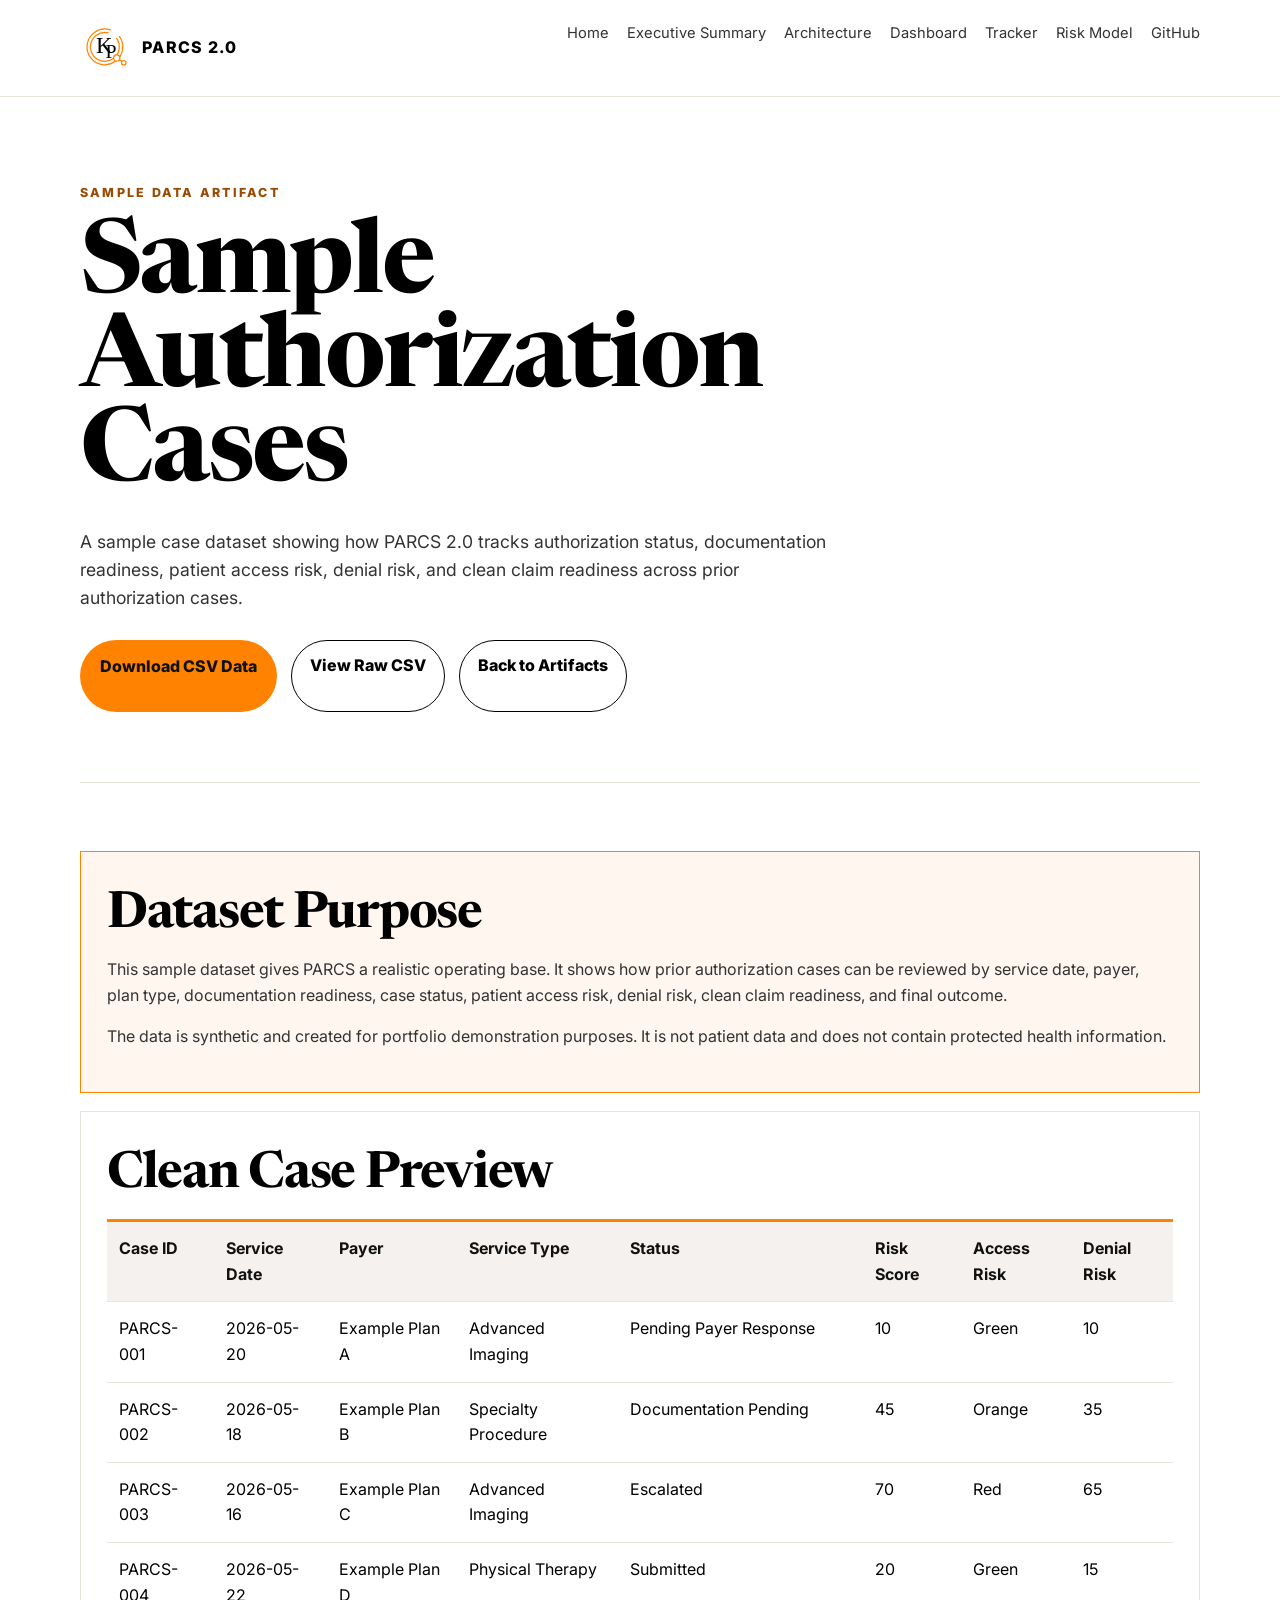
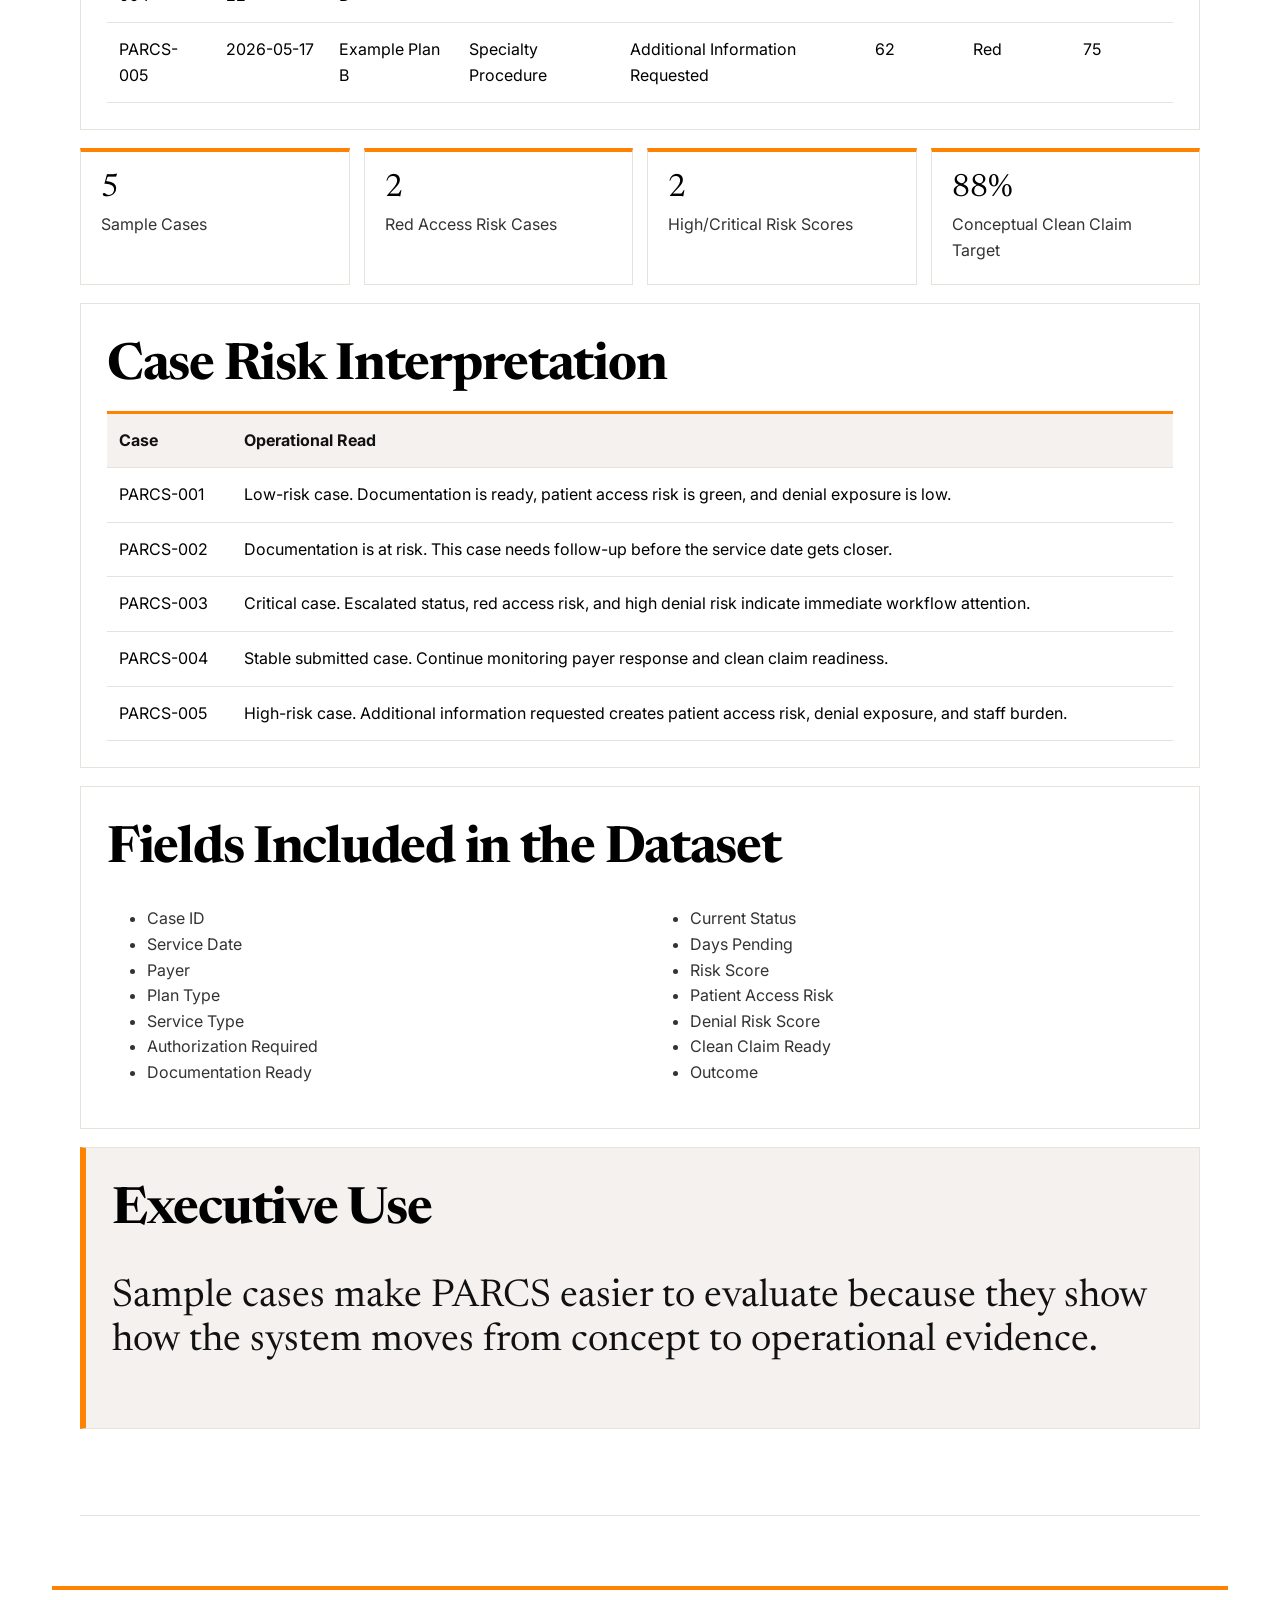
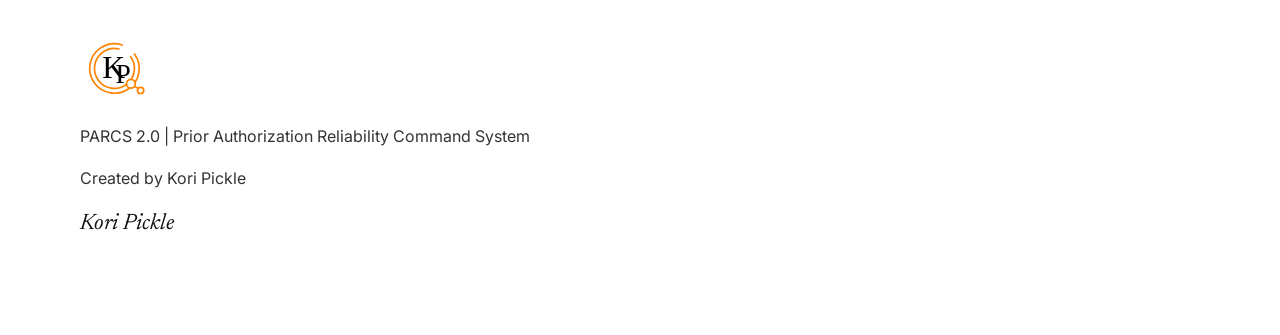
<file: sample-authorization-cases.html>
<!DOCTYPE html>
<html lang="en">
<head>
  <meta charset="UTF-8" />
  <meta name="viewport" content="width=device-width, initial-scale=1.0" />
  <title>Sample Authorization Cases | PARCS 2.0</title>
  <link rel="stylesheet" href="style.css" />
</head>
<body>
  <header class="site-header">
    <nav class="nav-shell">
      <div class="brand-mark">PARCS 2.0</div>
      <div class="nav-links">
        <a href="index.html">Home</a>
        <a href="executive-summary.html">Executive Summary</a>
        <a href="system-architecture.html">Architecture</a>
        <a href="dashboard-wireframe.html">Dashboard</a>
        <a href="authorization-tracker-template.html">Tracker</a>
        <a href="risk-scoring-model.html">Risk Model</a>
        <a href="https://github.com/koripickle1101-TN/parcs-prior-authorization-command-system" target="_blank" rel="noreferrer">GitHub</a>
      </div>
    </nav>
  </header>

  <main>
    <section class="page-hero">
      <div class="eyebrow">Sample Data Artifact</div>
      <h1>Sample Authorization Cases</h1>
      <p class="hero-subtitle">A sample case dataset showing how PARCS 2.0 tracks authorization status, documentation readiness, patient access risk, denial risk, and clean claim readiness across prior authorization cases.</p>
      <div class="hero-actions">
        <a class="primary-button" href="https://raw.githubusercontent.com/koripickle1101-TN/parcs-prior-authorization-command-system/main/data/sample_authorization_cases.csv" target="_blank" rel="noreferrer">Download CSV Data</a>
        <a class="secondary-button" href="https://github.com/koripickle1101-TN/parcs-prior-authorization-command-system/blob/main/data/sample_authorization_cases.csv" target="_blank" rel="noreferrer">View Raw CSV</a>
        <a class="secondary-button" href="index.html#artifacts">Back to Artifacts</a>
      </div>
    </section>

    <section class="content-section">
      <div class="content-card accent-card">
        <h2>Dataset Purpose</h2>
        <p>This sample dataset gives PARCS a realistic operating base. It shows how prior authorization cases can be reviewed by service date, payer, plan type, documentation readiness, case status, patient access risk, denial risk, clean claim readiness, and final outcome.</p>
        <p>The data is synthetic and created for portfolio demonstration purposes. It is not patient data and does not contain protected health information.</p>
      </div>

      <div class="content-card">
        <h2>Clean Case Preview</h2>
        <table class="branded-table">
          <tr><th>Case ID</th><th>Service Date</th><th>Payer</th><th>Service Type</th><th>Status</th><th>Risk Score</th><th>Access Risk</th><th>Denial Risk</th></tr>
          <tr><td>PARCS-001</td><td>2026-05-20</td><td>Example Plan A</td><td>Advanced Imaging</td><td>Pending Payer Response</td><td>10</td><td>Green</td><td>10</td></tr>
          <tr><td>PARCS-002</td><td>2026-05-18</td><td>Example Plan B</td><td>Specialty Procedure</td><td>Documentation Pending</td><td>45</td><td>Orange</td><td>35</td></tr>
          <tr><td>PARCS-003</td><td>2026-05-16</td><td>Example Plan C</td><td>Advanced Imaging</td><td>Escalated</td><td>70</td><td>Red</td><td>65</td></tr>
          <tr><td>PARCS-004</td><td>2026-05-22</td><td>Example Plan D</td><td>Physical Therapy</td><td>Submitted</td><td>20</td><td>Green</td><td>15</td></tr>
          <tr><td>PARCS-005</td><td>2026-05-17</td><td>Example Plan B</td><td>Specialty Procedure</td><td>Additional Information Requested</td><td>62</td><td>Red</td><td>75</td></tr>
        </table>
      </div>

      <div class="score-strip"><div><span>5</span><p>Sample Cases</p></div><div><span>2</span><p>Red Access Risk Cases</p></div><div><span>2</span><p>High/Critical Risk Scores</p></div><div><span>88%</span><p>Conceptual Clean Claim Target</p></div></div>

      <div class="content-card">
        <h2>Case Risk Interpretation</h2>
        <table class="branded-table"><tr><th>Case</th><th>Operational Read</th></tr><tr><td>PARCS-001</td><td>Low-risk case. Documentation is ready, patient access risk is green, and denial exposure is low.</td></tr><tr><td>PARCS-002</td><td>Documentation is at risk. This case needs follow-up before the service date gets closer.</td></tr><tr><td>PARCS-003</td><td>Critical case. Escalated status, red access risk, and high denial risk indicate immediate workflow attention.</td></tr><tr><td>PARCS-004</td><td>Stable submitted case. Continue monitoring payer response and clean claim readiness.</td></tr><tr><td>PARCS-005</td><td>High-risk case. Additional information requested creates patient access risk, denial exposure, and staff burden.</td></tr></table>
      </div>

      <div class="content-card">
        <h2>Fields Included in the Dataset</h2>
        <div class="two-column-list"><ul><li>Case ID</li><li>Service Date</li><li>Payer</li><li>Plan Type</li><li>Service Type</li><li>Authorization Required</li><li>Documentation Ready</li></ul><ul><li>Current Status</li><li>Days Pending</li><li>Risk Score</li><li>Patient Access Risk</li><li>Denial Risk Score</li><li>Clean Claim Ready</li><li>Outcome</li></ul></div>
      </div>

      <div class="content-card statement-card"><h2>Executive Use</h2><p>Sample cases make PARCS easier to evaluate because they show how the system moves from concept to operational evidence.</p></div>
    </section>
  </main>

  <footer class="site-footer upgraded-footer"><p>PARCS 2.0 | Prior Authorization Reliability Command System</p><p>Created by Kori Pickle</p><p class="signature">Kori Pickle</p></footer>
</body>
</html>
</file>
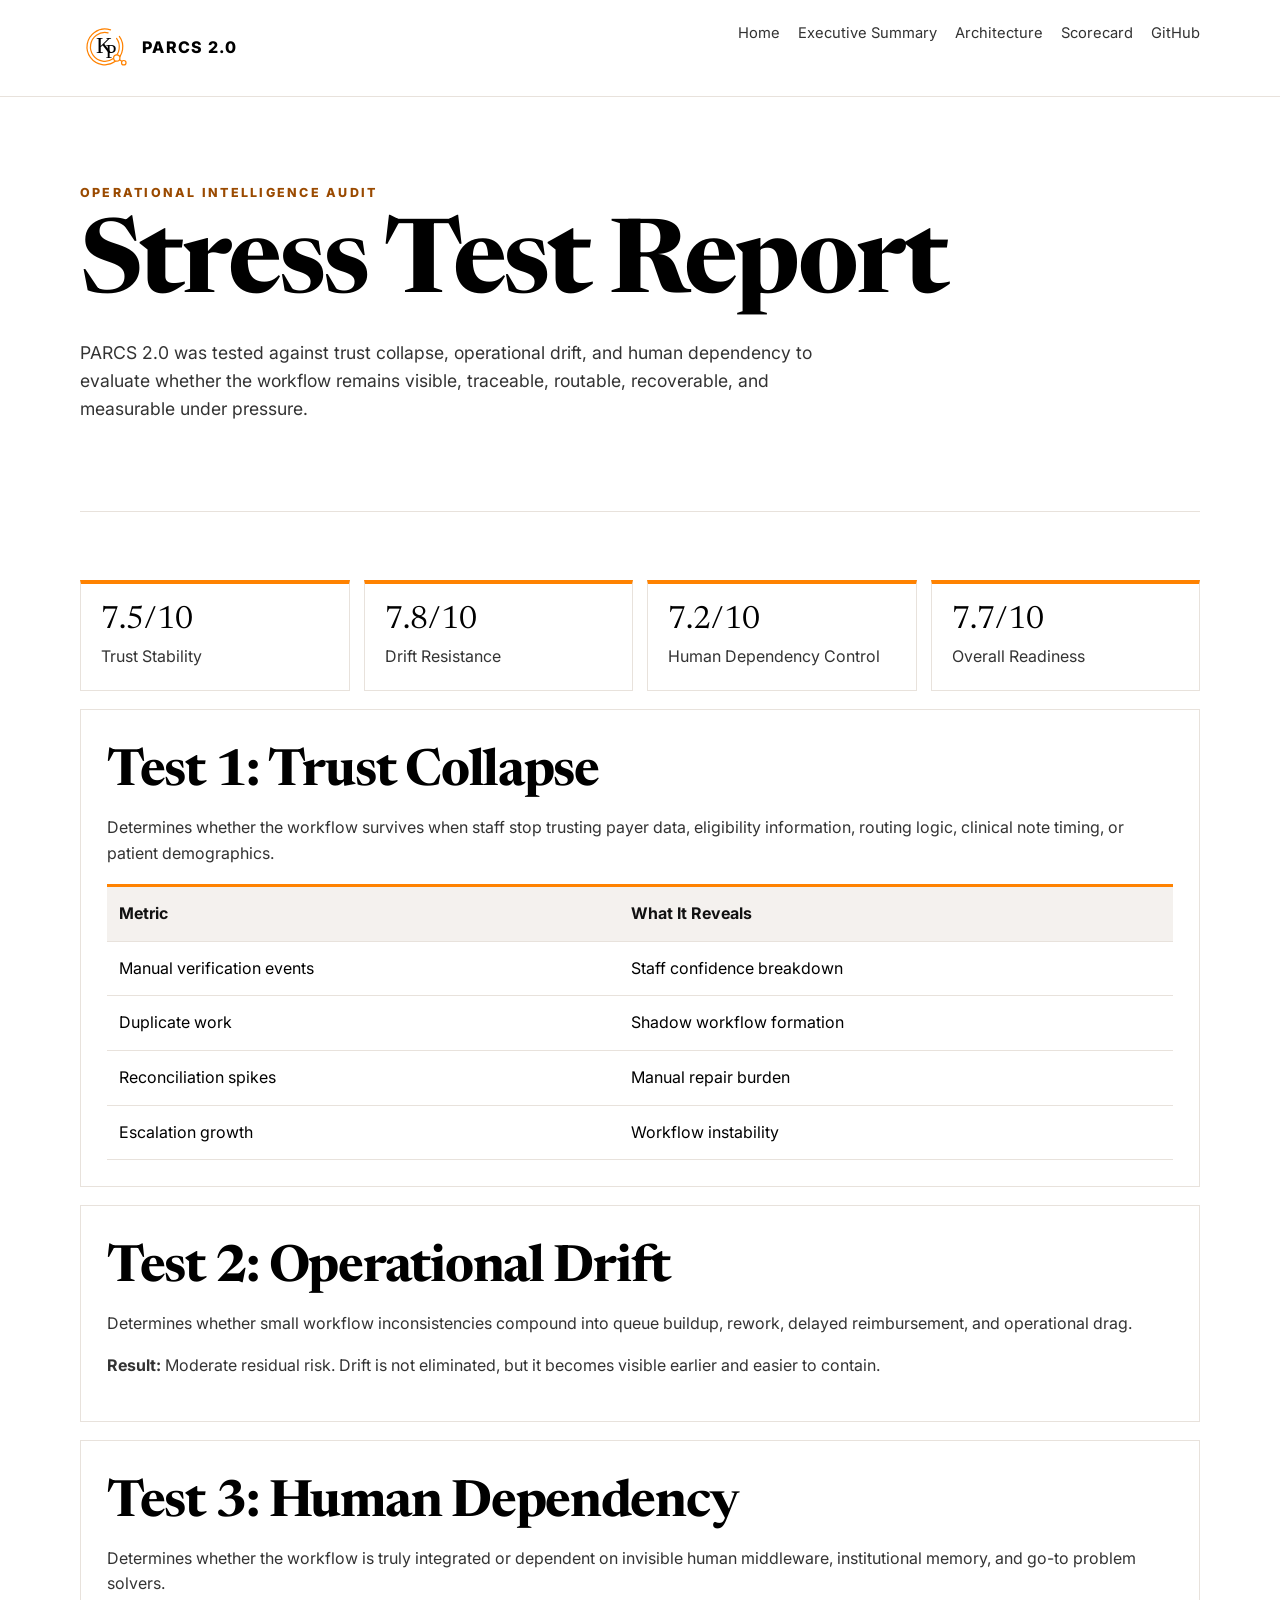
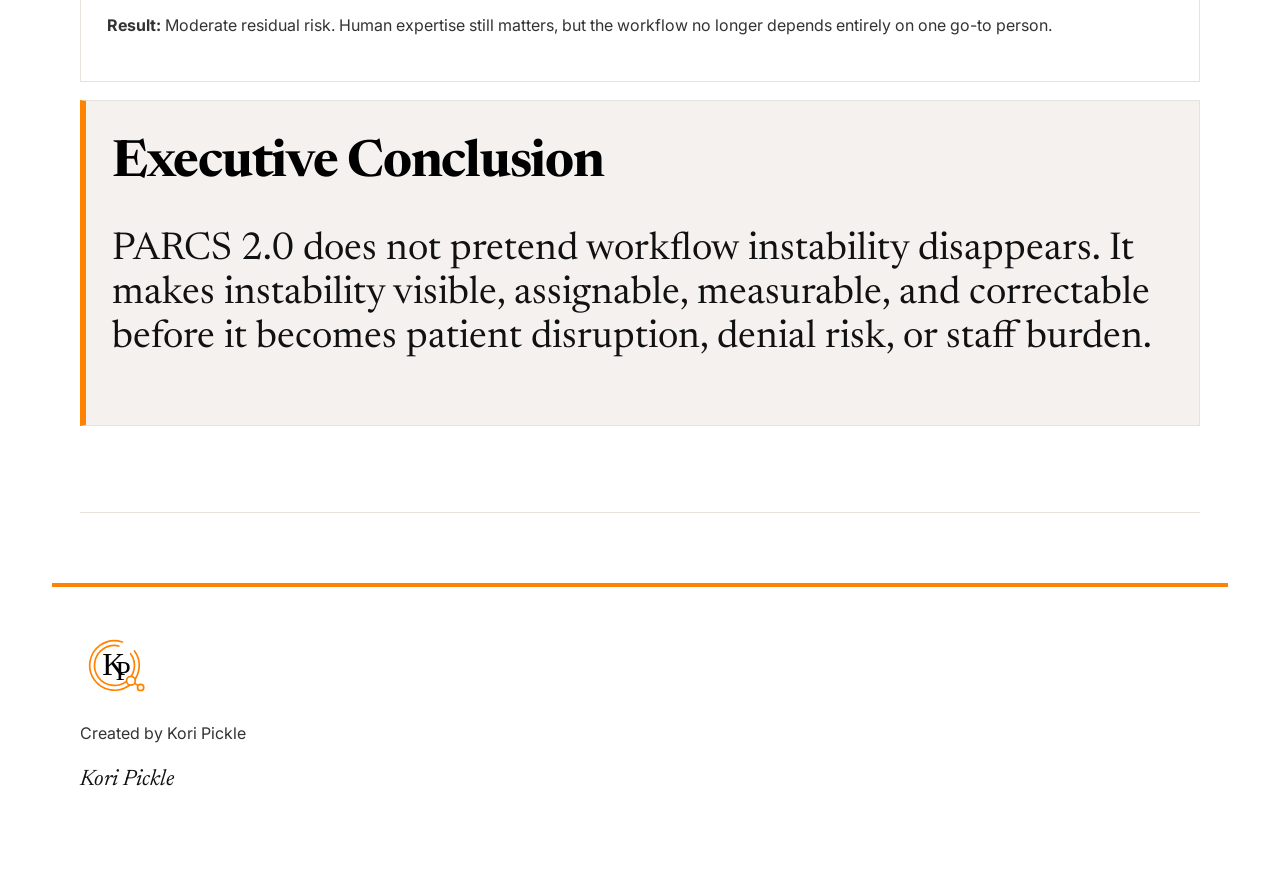
<file: stress-test-report.html>
<!DOCTYPE html>
<html lang="en">
<head>
  <meta charset="UTF-8" />
  <meta name="viewport" content="width=device-width, initial-scale=1.0" />
  <title>Stress Test Report | PARCS 2.0</title>
  <link rel="stylesheet" href="style.css" />
</head>
<body>
  <header class="site-header"><nav class="nav-shell"><div class="brand-mark">PARCS 2.0</div><div class="nav-links"><a href="index.html">Home</a><a href="executive-summary.html">Executive Summary</a><a href="system-architecture.html">Architecture</a><a href="monthly-scorecard.html">Scorecard</a><a href="https://github.com/koripickle1101-TN/parcs-prior-authorization-command-system" target="_blank" rel="noreferrer">GitHub</a></div></nav></header>
  <main>
    <section class="page-hero"><div class="eyebrow">Operational Intelligence Audit</div><h1>Stress Test Report</h1><p class="hero-subtitle">PARCS 2.0 was tested against trust collapse, operational drift, and human dependency to evaluate whether the workflow remains visible, traceable, routable, recoverable, and measurable under pressure.</p></section>
    <section class="content-section">
      <div class="score-strip"><div><span>7.5/10</span><p>Trust Stability</p></div><div><span>7.8/10</span><p>Drift Resistance</p></div><div><span>7.2/10</span><p>Human Dependency Control</p></div><div><span>7.7/10</span><p>Overall Readiness</p></div></div>
      <div class="content-card"><h2>Test 1: Trust Collapse</h2><p>Determines whether the workflow survives when staff stop trusting payer data, eligibility information, routing logic, clinical note timing, or patient demographics.</p><table class="branded-table"><tr><th>Metric</th><th>What It Reveals</th></tr><tr><td>Manual verification events</td><td>Staff confidence breakdown</td></tr><tr><td>Duplicate work</td><td>Shadow workflow formation</td></tr><tr><td>Reconciliation spikes</td><td>Manual repair burden</td></tr><tr><td>Escalation growth</td><td>Workflow instability</td></tr></table></div>
      <div class="content-card"><h2>Test 2: Operational Drift</h2><p>Determines whether small workflow inconsistencies compound into queue buildup, rework, delayed reimbursement, and operational drag.</p><p><strong>Result:</strong> Moderate residual risk. Drift is not eliminated, but it becomes visible earlier and easier to contain.</p></div>
      <div class="content-card"><h2>Test 3: Human Dependency</h2><p>Determines whether the workflow is truly integrated or dependent on invisible human middleware, institutional memory, and go-to problem solvers.</p><p><strong>Result:</strong> Moderate residual risk. Human expertise still matters, but the workflow no longer depends entirely on one go-to person.</p></div>
      <div class="content-card statement-card"><h2>Executive Conclusion</h2><p>PARCS 2.0 does not pretend workflow instability disappears. It makes instability visible, assignable, measurable, and correctable before it becomes patient disruption, denial risk, or staff burden.</p></div>
    </section>
  </main>
  <footer class="site-footer upgraded-footer"><p>Created by Kori Pickle</p><p class="signature">Kori Pickle</p></footer>
</body>
</html>
</file>
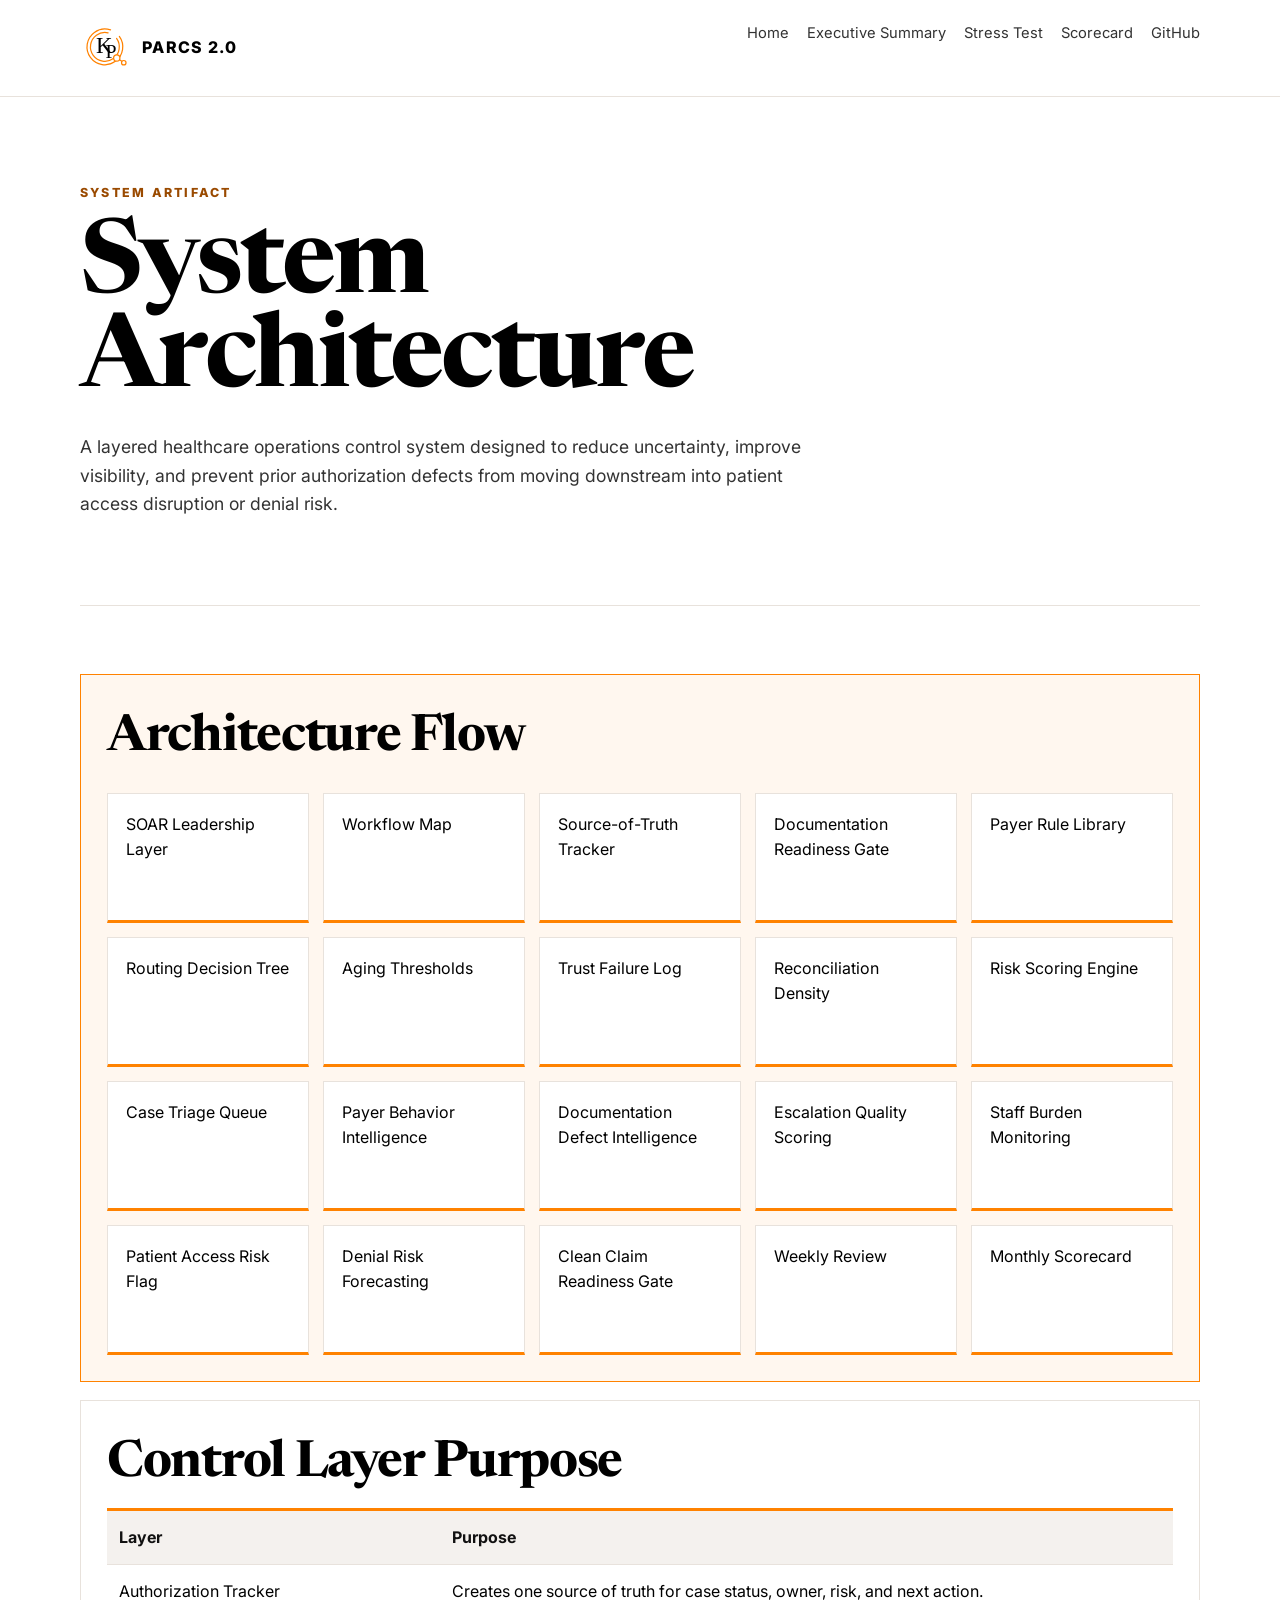
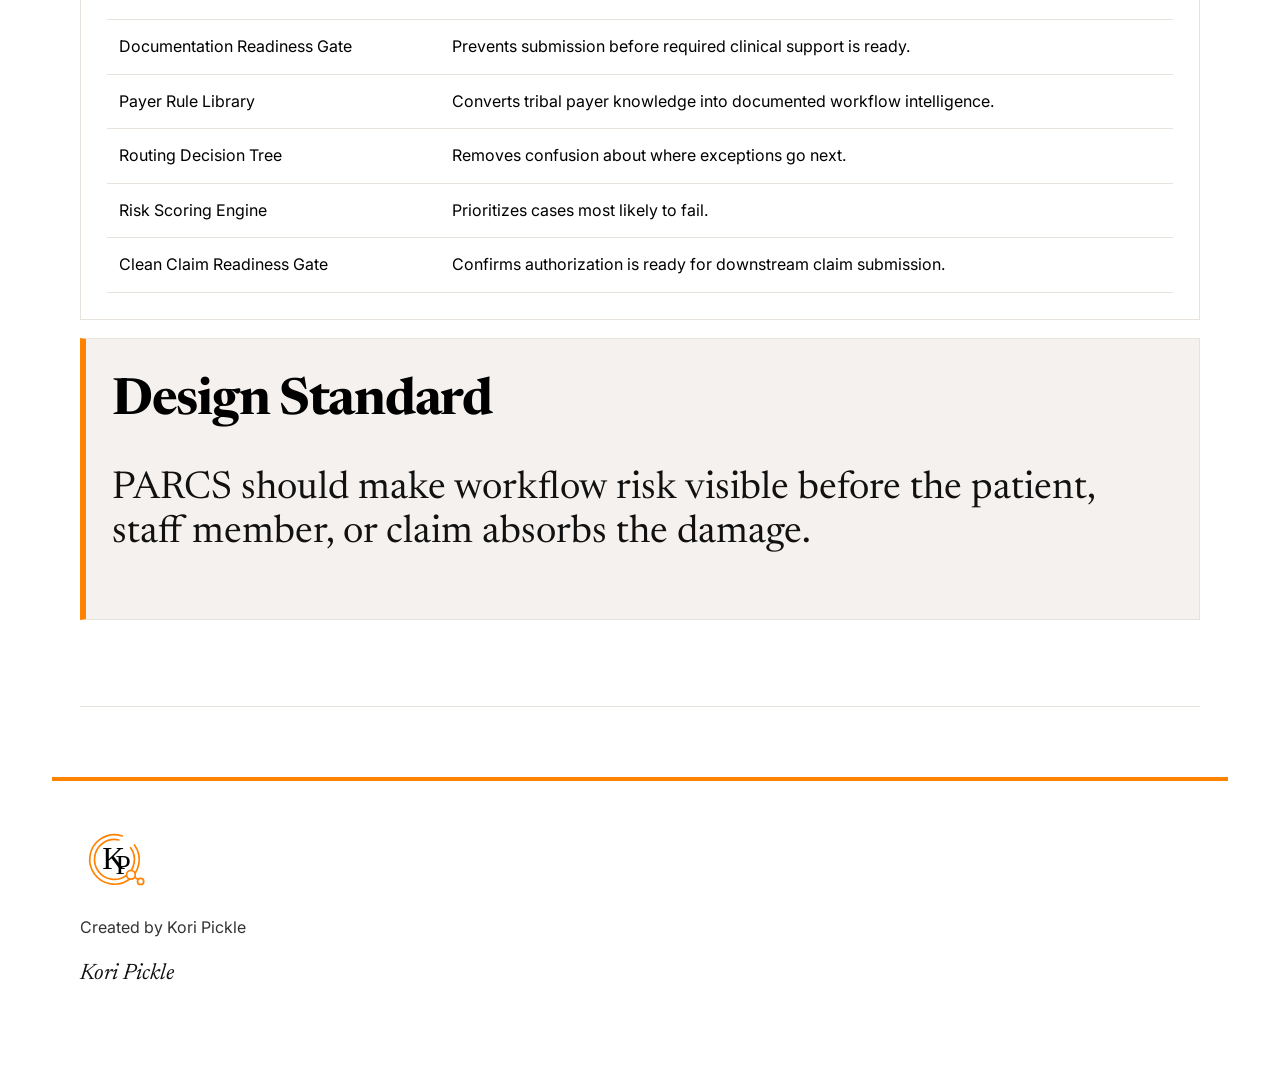
<file: system-architecture.html>
<!DOCTYPE html>
<html lang="en">
<head>
  <meta charset="UTF-8" />
  <meta name="viewport" content="width=device-width, initial-scale=1.0" />
  <title>System Architecture | PARCS 2.0</title>
  <link rel="stylesheet" href="style.css" />
</head>
<body>
  <header class="site-header"><nav class="nav-shell"><div class="brand-mark">PARCS 2.0</div><div class="nav-links"><a href="index.html">Home</a><a href="executive-summary.html">Executive Summary</a><a href="stress-test-report.html">Stress Test</a><a href="monthly-scorecard.html">Scorecard</a><a href="https://github.com/koripickle1101-TN/parcs-prior-authorization-command-system" target="_blank" rel="noreferrer">GitHub</a></div></nav></header>
  <main>
    <section class="page-hero"><div class="eyebrow">System Artifact</div><h1>System Architecture</h1><p class="hero-subtitle">A layered healthcare operations control system designed to reduce uncertainty, improve visibility, and prevent prior authorization defects from moving downstream into patient access disruption or denial risk.</p></section>
    <section class="content-section">
      <div class="content-card accent-card"><h2>Architecture Flow</h2><div class="architecture-flow page-flow"><div>SOAR Leadership Layer</div><div>Workflow Map</div><div>Source-of-Truth Tracker</div><div>Documentation Readiness Gate</div><div>Payer Rule Library</div><div>Routing Decision Tree</div><div>Aging Thresholds</div><div>Trust Failure Log</div><div>Reconciliation Density</div><div>Risk Scoring Engine</div><div>Case Triage Queue</div><div>Payer Behavior Intelligence</div><div>Documentation Defect Intelligence</div><div>Escalation Quality Scoring</div><div>Staff Burden Monitoring</div><div>Patient Access Risk Flag</div><div>Denial Risk Forecasting</div><div>Clean Claim Readiness Gate</div><div>Weekly Review</div><div>Monthly Scorecard</div></div></div>
      <div class="content-card"><h2>Control Layer Purpose</h2><table class="branded-table"><tr><th>Layer</th><th>Purpose</th></tr><tr><td>Authorization Tracker</td><td>Creates one source of truth for case status, owner, risk, and next action.</td></tr><tr><td>Documentation Readiness Gate</td><td>Prevents submission before required clinical support is ready.</td></tr><tr><td>Payer Rule Library</td><td>Converts tribal payer knowledge into documented workflow intelligence.</td></tr><tr><td>Routing Decision Tree</td><td>Removes confusion about where exceptions go next.</td></tr><tr><td>Risk Scoring Engine</td><td>Prioritizes cases most likely to fail.</td></tr><tr><td>Clean Claim Readiness Gate</td><td>Confirms authorization is ready for downstream claim submission.</td></tr></table></div>
      <div class="content-card statement-card"><h2>Design Standard</h2><p>PARCS should make workflow risk visible before the patient, staff member, or claim absorbs the damage.</p></div>
    </section>
  </main>
  <footer class="site-footer upgraded-footer"><p>Created by Kori Pickle</p><p class="signature">Kori Pickle</p></footer>
</body>
</html>
</file>
<file: style.css>
@import url("https://fonts.googleapis.com/css2?family=Inter:wght@400;500;600;700;800&family=Newsreader:ital,opsz,wght@0,6..72,500;0,6..72,600;1,6..72,500&display=swap");
body {
  margin: 0;
  background: #FFFFFF;
  color: #111111;
  font-family: "Inter", Arial, sans-serif;
  line-height: 1.6;
}

.site-header { border-bottom: 1px solid #E8E2DC; background: #FFFFFF; }
.nav-shell { max-width: 1120px; margin: 0 auto; padding: 22px 28px; display: flex; justify-content: space-between; gap: 20px; }
.brand-mark { display:flex; align-items:center; gap:10px; font-family:"Inter",Arial,sans-serif; font-weight:800; letter-spacing:0.08em; text-transform:uppercase; color:#000000; }
.brand-mark::before { content:""; display:inline-block; width:52px; height:52px; flex:0 0 52px; background:url("kp-logo.svg") center/contain no-repeat; }
.nav-links { display: flex; flex-wrap: wrap; gap: 18px; color: #333333; font-size: 0.92rem; }
.nav-links a { color: #333333; text-decoration: none; border-bottom: 1px solid transparent; }
.nav-links a:hover { color: #111111; border-color: #FF8200; }
main { max-width: 1120px; margin: 0 auto; padding: 0 28px 70px; }
.hero-section, .page-hero { padding: 86px 0 70px; border-bottom: 1px solid #E8E2DC; }
.eyebrow, .section-number { color: #FF8200; text-transform: uppercase; letter-spacing: 0.18em; font-size: 0.78rem; font-weight: 800; }
h1 { max-width: 920px; margin: 18px 0 24px; font-family: "Newsreader", Georgia, serif; font-size: clamp(3rem, 8vw, 6.5rem); line-height: 0.92; letter-spacing: -0.06em; }
h2 { margin: 12px 0 14px; font-family: "Newsreader", Georgia, serif; font-size: clamp(2rem, 4vw, 3.5rem); line-height: 1; letter-spacing: -0.05em; }
.hero-subtitle, .section-intro p { max-width: 760px; font-size: 1.1rem; color: #333333; }
.creator-strip { display: flex; flex-wrap: wrap; gap: 10px; margin: 26px 0 6px; }
.creator-strip span { border: 1px solid #E8E2DC; padding: 8px 12px; color: #333333; background: #FFFFFF; font-size: 0.88rem; }
.creator-strip span:first-child { border-color: #FF8200; color: #111111; font-weight: 800; }
.hero-actions, .footer-buttons { display: flex; flex-wrap: wrap; gap: 14px; margin-top: 28px; }
.primary-button, .secondary-button, .footer-buttons a { padding: 14px 20px; border-radius: 999px; font-weight: 800; text-decoration: none; }
.primary-button { background: #FF8200; color: #111111; }
.secondary-button, .footer-buttons a { border: 1px solid #E8E2DC; color: #111111; }
.statement-panel { margin: 44px 0; padding: 34px; border: 1px solid #E8E2DC; border-left: 6px solid #FF8200; background: #F4F1EE; }
.statement-panel p { margin: 0; font-family: "Newsreader", Georgia, serif; font-size: clamp(1.6rem, 4vw, 3rem); line-height: 1.08; }
.compliance-notice { margin: 34px 0 0; padding: 22px; border: 1px solid #FF8200; background: #FFF7EF; }
.compliance-notice span { color: #FF8200; text-transform: uppercase; letter-spacing: 0.14em; font-size: 0.72rem; font-weight: 800; }
.compliance-notice p { margin: 8px 0 0; color: #333333; }
.section-grid, .metrics-section, .architecture-section, .artifacts-section, .brand-section, .dashboard-section, .case-study-section, .content-section, .proof-section, .before-after-section, .methodology-section, .role-section, .review-section, .roadmap-section { padding: 68px 0; border-bottom: 1px solid #E8E2DC; }
.section-grid { display: grid; grid-template-columns: 0.85fr 1.15fr; gap: 48px; }
.card-grid, .metrics-grid { display: grid; grid-template-columns: repeat(3, 1fr); gap: 18px; }
.feature-card, .metric-card, .content-card { border: 1px solid #E8E2DC; background: #FFFFFF; padding: 26px; }
.feature-card p, .metric-card p, .content-card p, .content-card li { color: #333333; }
.content-card { margin-bottom: 18px; }
.accent-card, .highlight-card { border-color: #FF8200; background: #FFF7EF; }
.statement-card { border-left: 6px solid #FF8200; background: #F4F1EE; }
.statement-card p { font-family: "Newsreader", Georgia, serif; font-size: clamp(1.5rem, 3vw, 2.4rem); line-height: 1.15; color: #111111; }
.two-column-list { display: grid; grid-template-columns: repeat(2, 1fr); gap: 20px; }
.branded-table { width: 100%; border-collapse: collapse; margin-top: 18px; }
.branded-table th, .branded-table td { border-bottom: 1px solid #E8E2DC; padding: 14px 12px; text-align: left; vertical-align: top; }
.branded-table th { color: #111111; background: #F4F1EE; border-top: 3px solid #FF8200; }
.score-strip, .score-comparison { display: grid; grid-template-columns: repeat(4, 1fr); gap: 14px; margin-bottom: 18px; }
.score-strip div, .score-comparison div { border: 1px solid #E8E2DC; border-top: 4px solid #FF8200; padding: 20px; background: #FFFFFF; }
.score-strip span, .score-comparison span { display: block; font-family: "Newsreader", Georgia, serif; font-size: 2rem; line-height: 1; margin-bottom: 8px; }
.score-strip p, .score-comparison p { margin: 0; color: #333333; }
.score-arrow { display: flex; align-items: center; justify-content: center; font-size: 2rem; color: #FF8200; font-weight: 800; }
.after-score { background: #FFF7EF !important; border-color: #FF8200 !important; }
.proof-grid, .roadmap-grid { margin-top: 30px; display: grid; grid-template-columns: repeat(5, 1fr); gap: 12px; }
.proof-grid div, .roadmap-grid div, .review-steps a { border: 1px solid #E8E2DC; background: #FFFFFF; padding: 18px; color: #111111; text-decoration: none; border-bottom: 3px solid #FF8200; }
.proof-grid.compact { grid-template-columns: repeat(5, 1fr); }
.roadmap-grid span { color: #FF8200; text-transform: uppercase; letter-spacing: 0.12em; font-size: 0.72rem; font-weight: 800; }
.roadmap-grid p { margin: 8px 0 0; color: #333333; }
.review-steps { margin-top: 30px; display: grid; grid-template-columns: repeat(2, 1fr); gap: 12px; }
.metric-card { border-top: 4px solid #FF8200; }
.metric-card span { display: block; font-family: "Newsreader", Georgia, serif; font-size: 2.4rem; margin-bottom: 12px; }
.dashboard-shell { margin-top: 34px; border: 1px solid #E8E2DC; background: #FFFFFF; padding: 22px; }
.dashboard-topbar { display: flex; justify-content: space-between; gap: 20px; align-items: flex-start; border-bottom: 1px solid #E8E2DC; padding-bottom: 20px; }
.dashboard-label { color: #FF8200; text-transform: uppercase; letter-spacing: 0.14em; font-size: 0.72rem; font-weight: 800; }
.dashboard-topbar h3 { margin: 8px 0 0; font-family: "Newsreader", Georgia, serif; font-size: clamp(1.8rem, 4vw, 3rem); line-height: 1; }
.dashboard-status { border: 1px solid #FF8200; background: #FFF7EF; color: #111111; padding: 10px 14px; font-weight: 800; white-space: nowrap; }
.dashboard-kpis { margin-top: 20px; display: grid; grid-template-columns: repeat(4, 1fr); gap: 12px; }
.dash-kpi { border: 1px solid #E8E2DC; padding: 18px; background: #FFFFFF; border-top: 3px solid #E8E2DC; }
.dash-kpi.critical { border-top-color: #FF8200; background: #FFF7EF; }
.dash-kpi span { display: block; font-family: "Newsreader", Georgia, serif; font-size: 2.2rem; line-height: 1; margin-bottom: 8px; }
.dash-kpi p { margin: 0; color: #333333; font-size: 0.92rem; }
.dashboard-panels { margin-top: 14px; display: grid; grid-template-columns: repeat(2, 1fr); gap: 14px; }
.dashboard-panel { border: 1px solid #E8E2DC; padding: 20px; background: #FFFFFF; }
.wide-panel { grid-column: span 2; }
.panel-header { display: flex; justify-content: space-between; gap: 16px; align-items: baseline; border-bottom: 1px solid #E8E2DC; padding-bottom: 12px; margin-bottom: 12px; }
.panel-header h4 { margin: 0; font-size: 1rem; }
.panel-header span { color: #FF8200; font-size: 0.76rem; text-transform: uppercase; letter-spacing: 0.12em; font-weight: 800; }
.queue-row { display: grid; grid-template-columns: 1fr 0.6fr 1fr 1.4fr; gap: 12px; padding: 12px 0; border-bottom: 1px solid #F4F1EE; color: #333333; }
.queue-head { color: #111111; font-weight: 800; }
.high-risk span:nth-child(2) { color: #FF8200; font-weight: 800; }
.signal-list { list-style: none; padding: 0; margin: 0; }
.signal-list li { padding: 10px 0; border-bottom: 1px solid #F4F1EE; color: #333333; }
.signal-list strong { color: #FF8200; font-size: 1.2rem; margin-right: 8px; }
.risk-bars div { display: grid; grid-template-columns: 70px 1fr; gap: 12px; align-items: center; margin: 14px 0; color: #333333; }
progress { width: 100%; height: 12px; accent-color: #FF8200; }
.executive-read { margin: 0; font-family: "Newsreader", Georgia, serif; font-size: 1.35rem; line-height: 1.25; color: #111111; }
.case-study-grid { margin-top: 32px; display: grid; grid-template-columns: repeat(2, 1fr); gap: 16px; }
.case-card { border: 1px solid #E8E2DC; padding: 26px; background: #FFFFFF; min-height: 220px; }
.case-card span { color: #FF8200; text-transform: uppercase; letter-spacing: 0.14em; font-size: 0.72rem; font-weight: 800; }
.case-card h3 { margin: 14px 0 12px; font-family: "Newsreader", Georgia, serif; font-size: clamp(1.45rem, 3vw, 2.2rem); line-height: 1.05; }
.case-card p { color: #333333; margin: 0; }
.skills-panel { margin-top: 16px; padding: 34px; border: 1px solid #E8E2DC; background: #F4F1EE; display: grid; grid-template-columns: 1.25fr 0.75fr; gap: 28px; }
.skills-panel h3 { margin: 10px 0 0; font-family: "Newsreader", Georgia, serif; font-size: clamp(1.4rem, 3vw, 2.4rem); line-height: 1.12; }
.architecture-flow { margin-top: 28px; display: grid; grid-template-columns: repeat(4, 1fr); gap: 14px; }
.architecture-flow div { border: 1px solid #E8E2DC; padding: 18px; min-height: 90px; background: #FFFFFF; border-bottom: 3px solid #FF8200; }
.page-flow { grid-template-columns: repeat(5, 1fr); }
.brand-grid { margin-top: 30px; display: grid; grid-template-columns: repeat(4, 1fr); gap: 14px; }
.brand-card { border: 1px solid #E8E2DC; padding: 22px; background: #FFFFFF; min-height: 170px; }
.brand-card span { display: block; font-family: "Newsreader", Georgia, serif; font-size: 1.5rem; margin-bottom: 18px; }
.brand-card p { color: #333333; margin: 0; }
.orange-card { border-color: #FF8200; background: #FFF7EF; }
.brand-signature-panel { margin-top: 18px; padding: 34px; border: 1px solid #E8E2DC; background: #F4F1EE; }
.brand-signature-panel p { color: #FF8200; text-transform: uppercase; letter-spacing: 0.14em; font-size: 0.76rem; font-weight: 800; }
.brand-signature-panel h3 { max-width: 900px; margin: 0 0 22px; font-family: "Newsreader", Georgia, serif; font-size: clamp(1.6rem, 3vw, 2.7rem); line-height: 1.08; }
.signature-line { font-family: "Newsreader", Georgia, serif; font-style: italic; font-size: 1.7rem; color: #111111; }
.artifact-list { margin-top: 30px; display: grid; grid-template-columns: repeat(2, 1fr); gap: 12px; }
.artifact-list a { display: block; padding: 18px 20px; border: 1px solid #E8E2DC; color: #111111; text-decoration: none; }
.artifact-list a:hover, .review-steps a:hover, .footer-buttons a:hover { border-color: #FF8200; background: #FFF7EF; }
.site-footer { max-width: 1120px; margin: 0 auto; padding: 44px 28px 70px; color: #333333; }
.upgraded-footer { border-top: 4px solid #FF8200; }
.signature { margin-top: 4px; font-family: "Newsreader", Georgia, serif; font-style: italic; font-size: 1.4rem; color: #111111; }
.footer-note { color: #333333; font-size: 0.92rem; }
@media (max-width: 860px) {
  .nav-shell, .nav-links { display: block; }
  .nav-links a { display: inline-block; margin: 8px 14px 0 0; }
  .section-grid, .card-grid, .metrics-grid, .architecture-flow, .artifact-list, .brand-grid, .dashboard-kpis, .dashboard-panels, .case-study-grid, .skills-panel, .two-column-list, .score-strip, .score-comparison, .page-flow, .proof-grid, .proof-grid.compact, .roadmap-grid, .review-steps { grid-template-columns: 1fr; }
  .wide-panel { grid-column: span 1; }
  .dashboard-topbar, .panel-header { display: block; }
  .dashboard-status { display: inline-block; margin-top: 14px; }
  .queue-row { grid-template-columns: 1fr; gap: 4px; }
}

/* PARCS premium interactive exception-review system */
.mini-label{color:#FF8200;text-transform:uppercase;letter-spacing:.16em;font-family:"Inter",Arial,sans-serif;font-size:.74rem;font-weight:800}
.retro-review-page{color:#000000}
.retro-review-page .content-card,.retro-review-page .interactive-panel,.retro-review-page .workbench-grid>div,.retro-review-page .check-item,.retro-review-page .gate-result{background:#FFFFFF;border:1px solid #000000}
.retro-review-page .accent-card{background:#FFFFFF;border:2px solid #FF8200}
.retro-review-page .statement-card{background:#FFFFFF;border-left:5px solid #FF8200}
.retro-review-page .statement-card p{font-family:"Newsreader",Georgia,serif}
.interactive-panel{padding:26px;margin-top:22px;border:1px solid #000000;background:#FFFFFF}
.queue-toolbar,.form-grid,.workbench-grid{display:grid;grid-template-columns:repeat(2,minmax(0,1fr));gap:14px}
.queue-toolbar label,.form-grid label,.interactive-panel>label,.form-section>label{font-weight:700;display:block}
.queue-toolbar select,.form-grid select,.form-grid input,.interactive-panel select,.interactive-panel input[type="text"],.interactive-panel input[type="date"],.interactive-panel textarea,.form-section select,.form-section textarea{width:100%;box-sizing:border-box;min-height:48px;margin-top:7px;padding:10px 12px;border:1px solid #000000;background:#FFFFFF;color:#000000;font-family:"Inter",Arial,sans-serif;font-size:16px}
.interactive-panel textarea,.form-section textarea{resize:vertical}
.queue-list{display:grid;gap:10px;margin-top:18px}
.queue-row{width:100%;display:flex;justify-content:space-between;align-items:center;gap:18px;border:1px solid #000000;background:#FFFFFF;padding:15px 16px;text-align:left;cursor:pointer}
.queue-row.active{border:2px solid #FF8200}
.queue-row small{display:block;margin-top:4px;color:#000000}
.queue-meta{display:flex;gap:8px;align-items:center;justify-content:flex-end;flex-wrap:wrap}
.queue-meta b,.queue-meta em{font-style:normal;border:1px solid #000000;border-radius:999px;padding:5px 8px;font-size:.75rem}
.workbench-grid{margin:18px 0}
.workbench-grid>div{padding:16px}
.workbench-grid strong{display:block;margin-top:5px}
.form-section{padding:24px 0;border-top:1px solid #000000}
.form-section:first-of-type{border-top:0}
.checklist-grid{display:grid;grid-template-columns:repeat(2,minmax(0,1fr));gap:12px;margin:15px 0}
.check-item{display:flex;align-items:flex-start;gap:10px;padding:14px;font-weight:600}
.check-item input{width:21px;height:21px;accent-color:#FF8200;flex:0 0 21px}
.status-box{border-left:5px solid #FF8200;background:#FFFFFF;padding:18px;margin:16px 0;color:#000000}
.control-actions{display:flex;flex-wrap:wrap;gap:12px;margin-top:20px}
.action-button,.secondary-button{min-height:46px;padding:12px 18px;border-radius:999px;font-family:"Inter",Arial,sans-serif;font-weight:800;cursor:pointer}
.action-button{border:1px solid #FF8200;background:#FF8200;color:#000000}
.secondary-button{border:1px solid #000000;background:#FFFFFF;color:#000000}
.distinction-grid{display:grid;grid-template-columns:repeat(2,minmax(0,1fr));gap:12px;margin-top:20px}
.distinction-grid div{border:1px solid #000000;padding:16px}
.distinction-grid strong,.distinction-grid span{display:block}
.distinction-grid span{margin-top:4px}
.gate-result{padding:24px;margin:20px 0;border-left-width:6px!important}
.gate-result h3{font-family:"Newsreader",Georgia,serif;font-size:clamp(1.7rem,4vw,2.6rem);line-height:1;margin:8px 0}
.gate-result.blocked{border-left-color:#FF8200!important}
.gate-result.review{border-left-color:#000000!important}
.gate-result.active{border-left-color:#FF8200!important}
.gate-result.closed{border:2px solid #FF8200!important}
.activity-log{display:grid;gap:10px}
.log-row{border-left:4px solid #FF8200;border-top:1px solid #000000;border-right:1px solid #000000;border-bottom:1px solid #000000;background:#FFFFFF;padding:14px}
.log-row span{float:right;font-size:.84rem}
.log-row p{margin:6px 0 0}
.signature-lockup{padding:54px 0 20px;border-top:1px solid #000000;margin-top:54px;text-align:left}
.signature-name{display:inline-block;font-family:"Newsreader",Georgia,serif;font-style:italic;font-weight:500;font-size:clamp(2.2rem,7vw,4.6rem);line-height:1;color:#000000;letter-spacing:-.03em}
.signature-rule{width:180px;height:3px;background:#FF8200;margin:12px 0 14px}
.signature-note{font-family:"Inter",Arial,sans-serif;font-size:.86rem;letter-spacing:.08em;text-transform:uppercase;color:#000000}
.upgraded-footer{border-top:4px solid #FF8200}
.upgraded-footer::before{content:"";display:block;width:72px;height:72px;background:url("kp-logo.svg") center/contain no-repeat;margin-bottom:18px}
@media(max-width:860px){
  .brand-mark::before{width:48px;height:48px;flex-basis:48px}
  .queue-toolbar,.form-grid,.workbench-grid,.checklist-grid,.distinction-grid{grid-template-columns:1fr}
  .queue-row{align-items:flex-start;flex-direction:column}
  .queue-meta{justify-content:flex-start}
  .interactive-panel{padding:20px}
}

/* Premium PARCS requirement-detection gate */
.premium-hero{position:relative;overflow:hidden}
.premium-hero:after{content:"";position:absolute;right:-110px;top:-110px;width:260px;height:260px;border:2px solid #FF8200;border-radius:50%;box-shadow:0 0 0 26px #FFFFFF,0 0 0 28px #FF8200;opacity:.18;pointer-events:none}
.hero-control-path{display:grid;grid-template-columns:repeat(4,minmax(0,1fr));gap:10px;margin-top:34px;position:relative;z-index:1}
.hero-control-path>div{border:1px solid #000000;background:#FFFFFF;padding:16px;min-height:92px}
.hero-control-path span{display:block;color:#FF8200;font-family:"Newsreader",Georgia,serif;font-size:1.6rem;line-height:1;margin-bottom:8px}
.hero-control-path strong{display:block;font-family:"Inter",Arial,sans-serif;font-size:.8rem;line-height:1.3;text-transform:uppercase;letter-spacing:.06em}
.requirement-gate-panel{border:2px solid #000000;box-shadow:10px 10px 0 #FF8200}
.control-header-row{display:flex;justify-content:space-between;align-items:flex-start;gap:20px;padding-bottom:18px;border-bottom:1px solid #000000}
.control-header-row h3{font-family:"Newsreader",Georgia,serif;font-size:clamp(1.8rem,4vw,3rem);line-height:1;margin:8px 0 0}
.control-chip{border:1px solid #FF8200;padding:8px 12px;font-weight:800;font-size:.72rem;letter-spacing:.12em;white-space:nowrap}
.progress-track{height:10px;border:1px solid #000000;background:#FFFFFF;margin-top:22px}
.progress-bar{height:100%;width:0;background:#FF8200;transition:width .2s ease}
.patient-impact-panel{border-top:4px solid #FF8200;border-bottom:1px solid #000000;padding:34px 0;background:#FFFFFF}
.patient-impact-panel h2{font-family:"Newsreader",Georgia,serif;font-size:clamp(2.2rem,5vw,4rem);line-height:.98;margin:10px 0 24px}
.patient-quote-grid{display:grid;grid-template-columns:repeat(3,minmax(0,1fr));gap:12px;margin:20px 0}
.patient-quote-grid blockquote{margin:0;border:1px solid #000000;padding:20px;font-family:"Newsreader",Georgia,serif;font-size:1.35rem;line-height:1.2;background:#FFFFFF}
.patient-insight{font-family:"Newsreader",Georgia,serif;font-size:clamp(1.5rem,3vw,2.4rem);line-height:1.12}
@media(max-width:860px){
  .hero-control-path{grid-template-columns:repeat(2,minmax(0,1fr))}
  .control-header-row{display:block}
  .control-chip{display:inline-block;margin-top:14px}
  .patient-quote-grid{grid-template-columns:1fr}
}

/* Healthcare Operations Intelligence Engine — shared visual standard */
@import url('https://fonts.googleapis.com/css2?family=Newsreader:wght@500;600;700&family=Inter:wght@400;500;600;700&family=Great+Vibes&display=swap');
:root{--hoie-white:#FFFFFF;--hoie-orange:#FF8200;--hoie-black:#000000;--hoie-structure:#F7F5F2}
body{background:#FFFFFF;color:#000000;font-family:'Inter',Arial,sans-serif}
h1,h2,h3,.editorial-heading{font-family:'Newsreader',Georgia,serif;letter-spacing:-.025em}
main>section{padding-top:clamp(2.8rem,5vw,5.5rem);padding-bottom:clamp(2.8rem,5vw,5.5rem)}
.workflow-node,.flow-node,.process-node{border:2px solid #000;outline:2px solid rgba(255,130,0,.42);outline-offset:5px;border-radius:999px;box-shadow:0 0 0 10px rgba(255,130,0,.06)}
.workflow-connector,.dotted-connector{border-color:#FF8200;border-style:dotted}
.kp-signed-footer{text-align:center;max-width:450px;padding:24px 12px;margin:20px auto 0;color:#000}
.kp-signed-footer .kp-credit{font:600 .82rem 'Inter',sans-serif;letter-spacing:.08em}
.kp-signed-footer .kp-script{display:block;font-family:'Great Vibes','Brush Script MT','Segoe Script',cursive;font-weight:400;font-size:clamp(2.5rem,5vw,3.8rem);line-height:1.4;transform:rotate(-3deg);margin:6px 0;color:#000}
.kp-signed-footer .kp-social{display:flex;gap:22px;justify-content:center;align-items:center;margin-top:12px}
.kp-signed-footer .kp-social a{display:inline-flex;gap:7px;align-items:center;color:#000;text-decoration:none;font:600 .72rem 'Inter',sans-serif}
.kp-signed-footer svg{width:17px;height:17px;fill:currentColor}
@media (prefers-reduced-motion:reduce){.kp-signed-footer *{transition:none!important;animation:none!important}}

/* Accessibility correction: retain Tennessee orange for borders, backgrounds and accents;
   darken orange text on white/light surfaces for readable contrast. */
.eyebrow,.section-number,.mini-label,.dashboard-label,.compliance-notice span,
.roadmap-grid span,.panel-header span,.case-card span,.high-risk span:nth-child(2),
.signal-list strong,.score-arrow,.workflow-strip strong { color:#9A4A00; }

/* Axe-verified large text contrast correction; orange remains decorative. */
.hero-control-path > div > span { color: #9A4A00; }

.hero-control-path span { color:#9A4A00 !important; }
</file>
